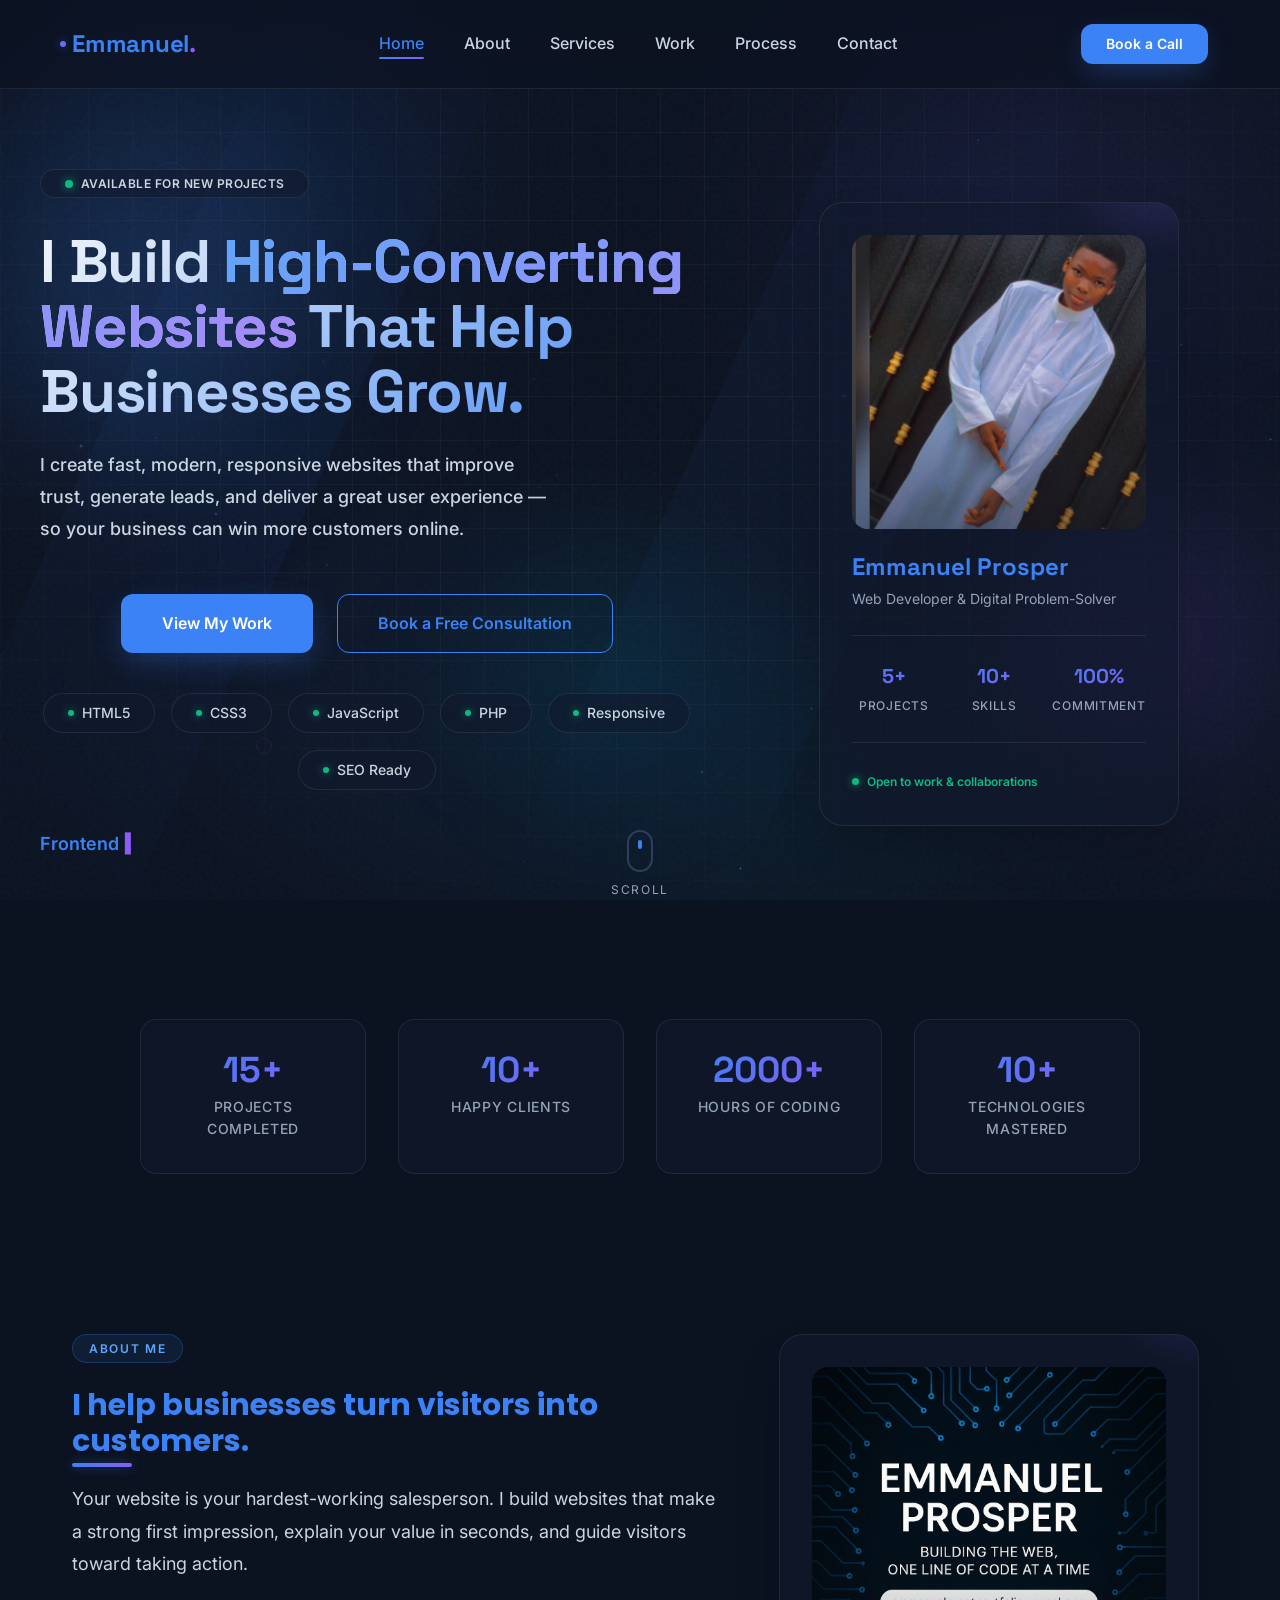
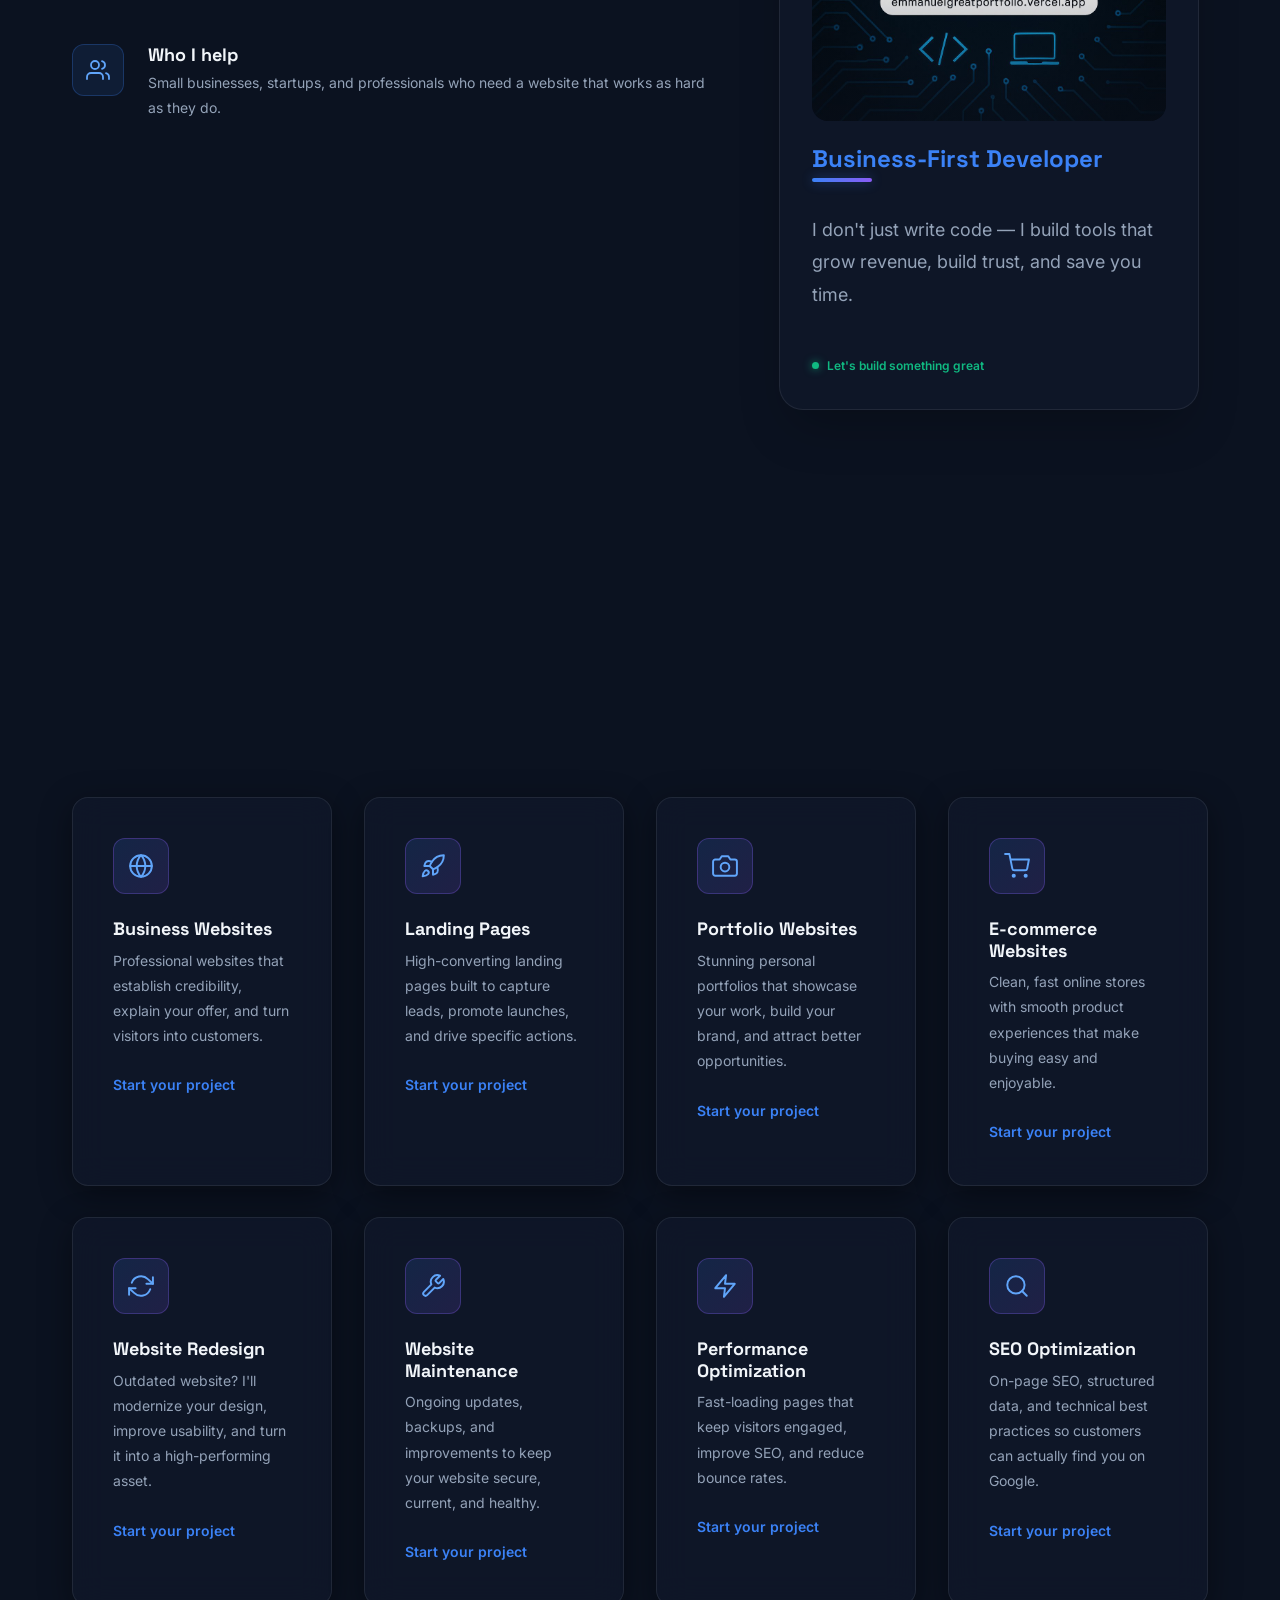
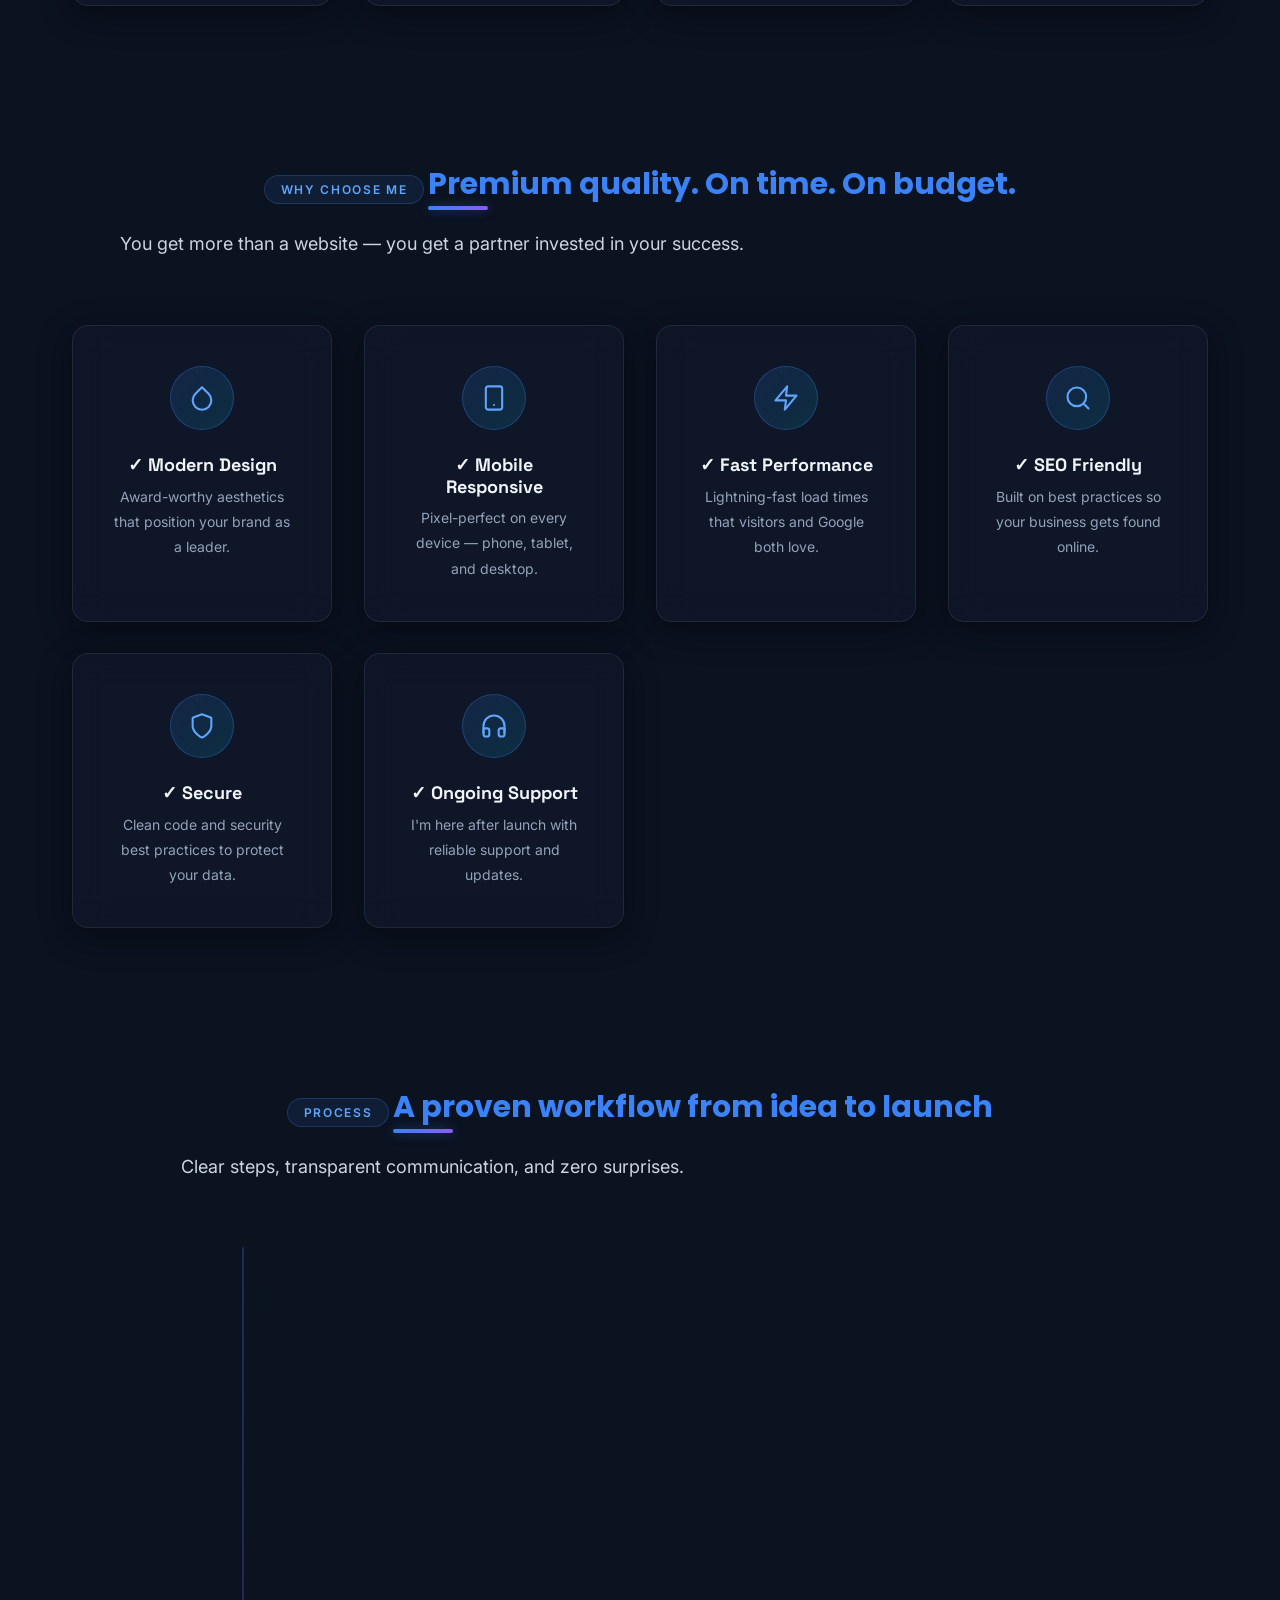
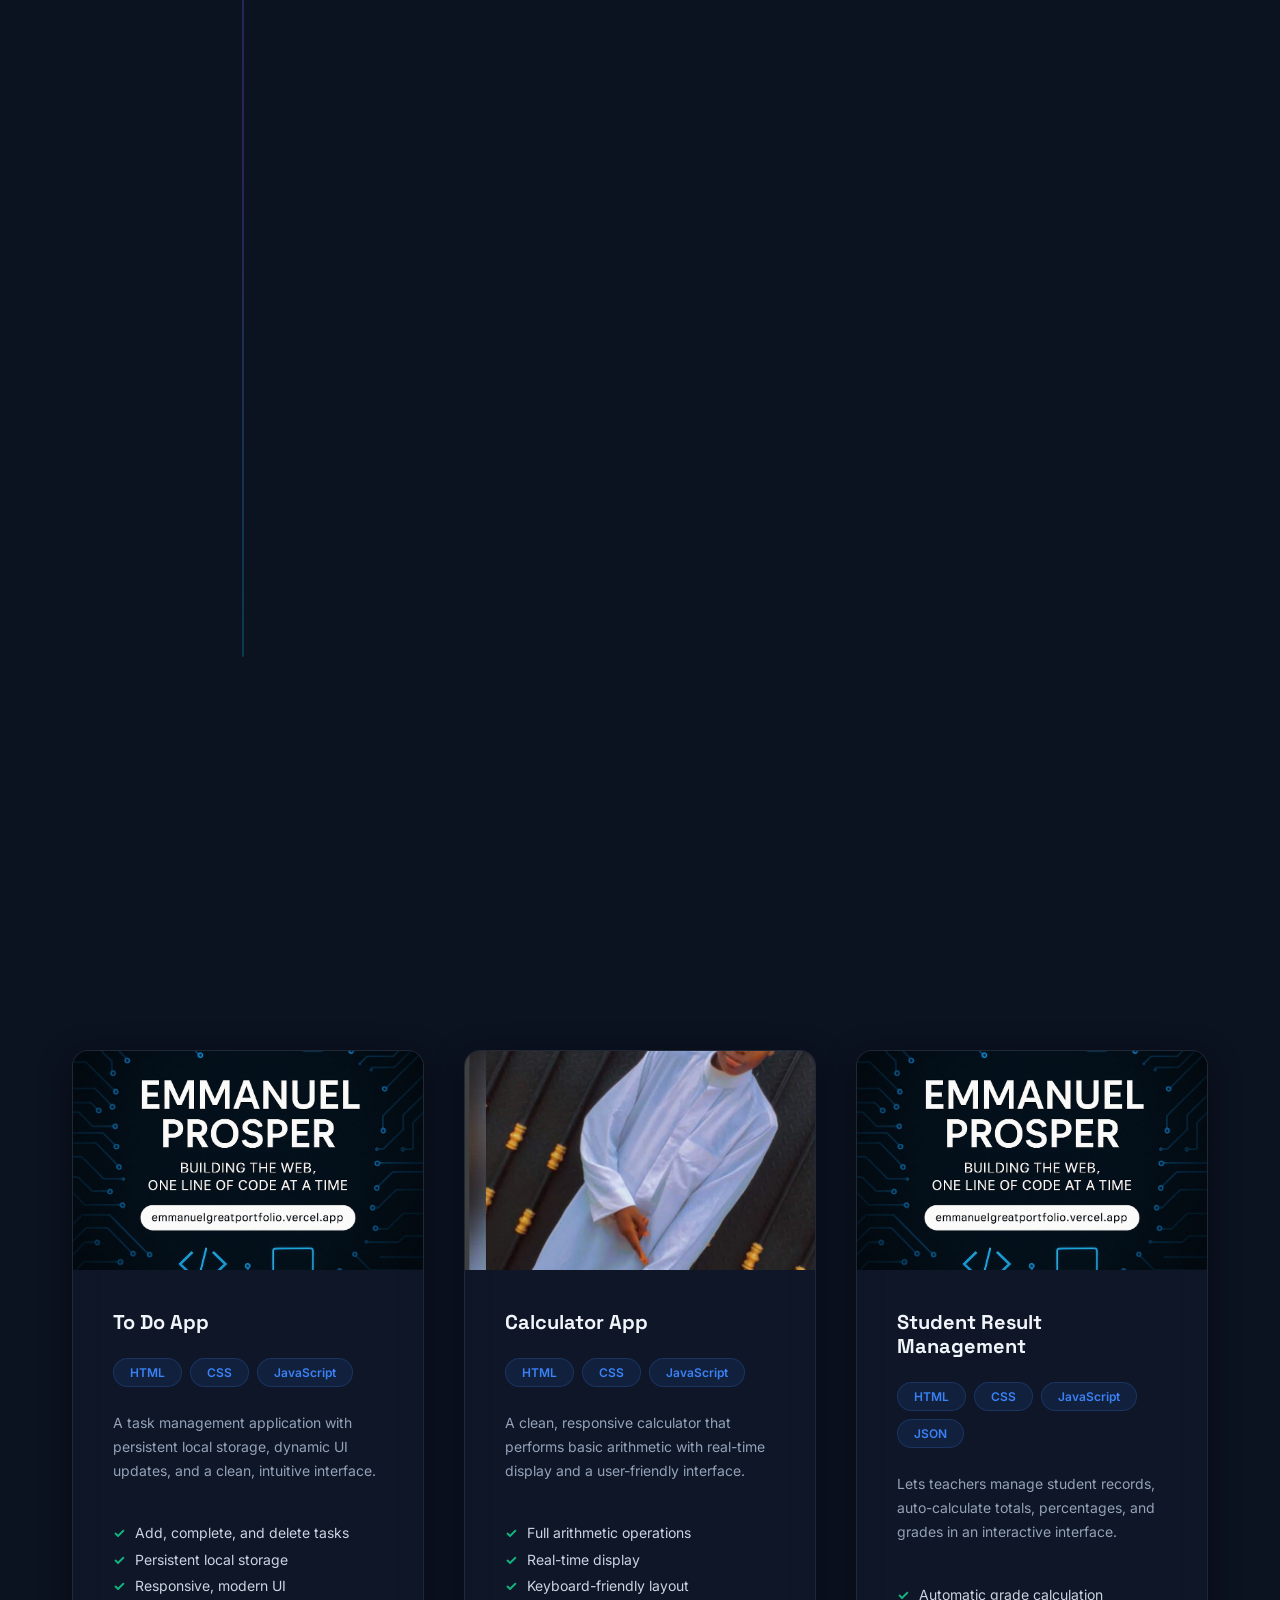
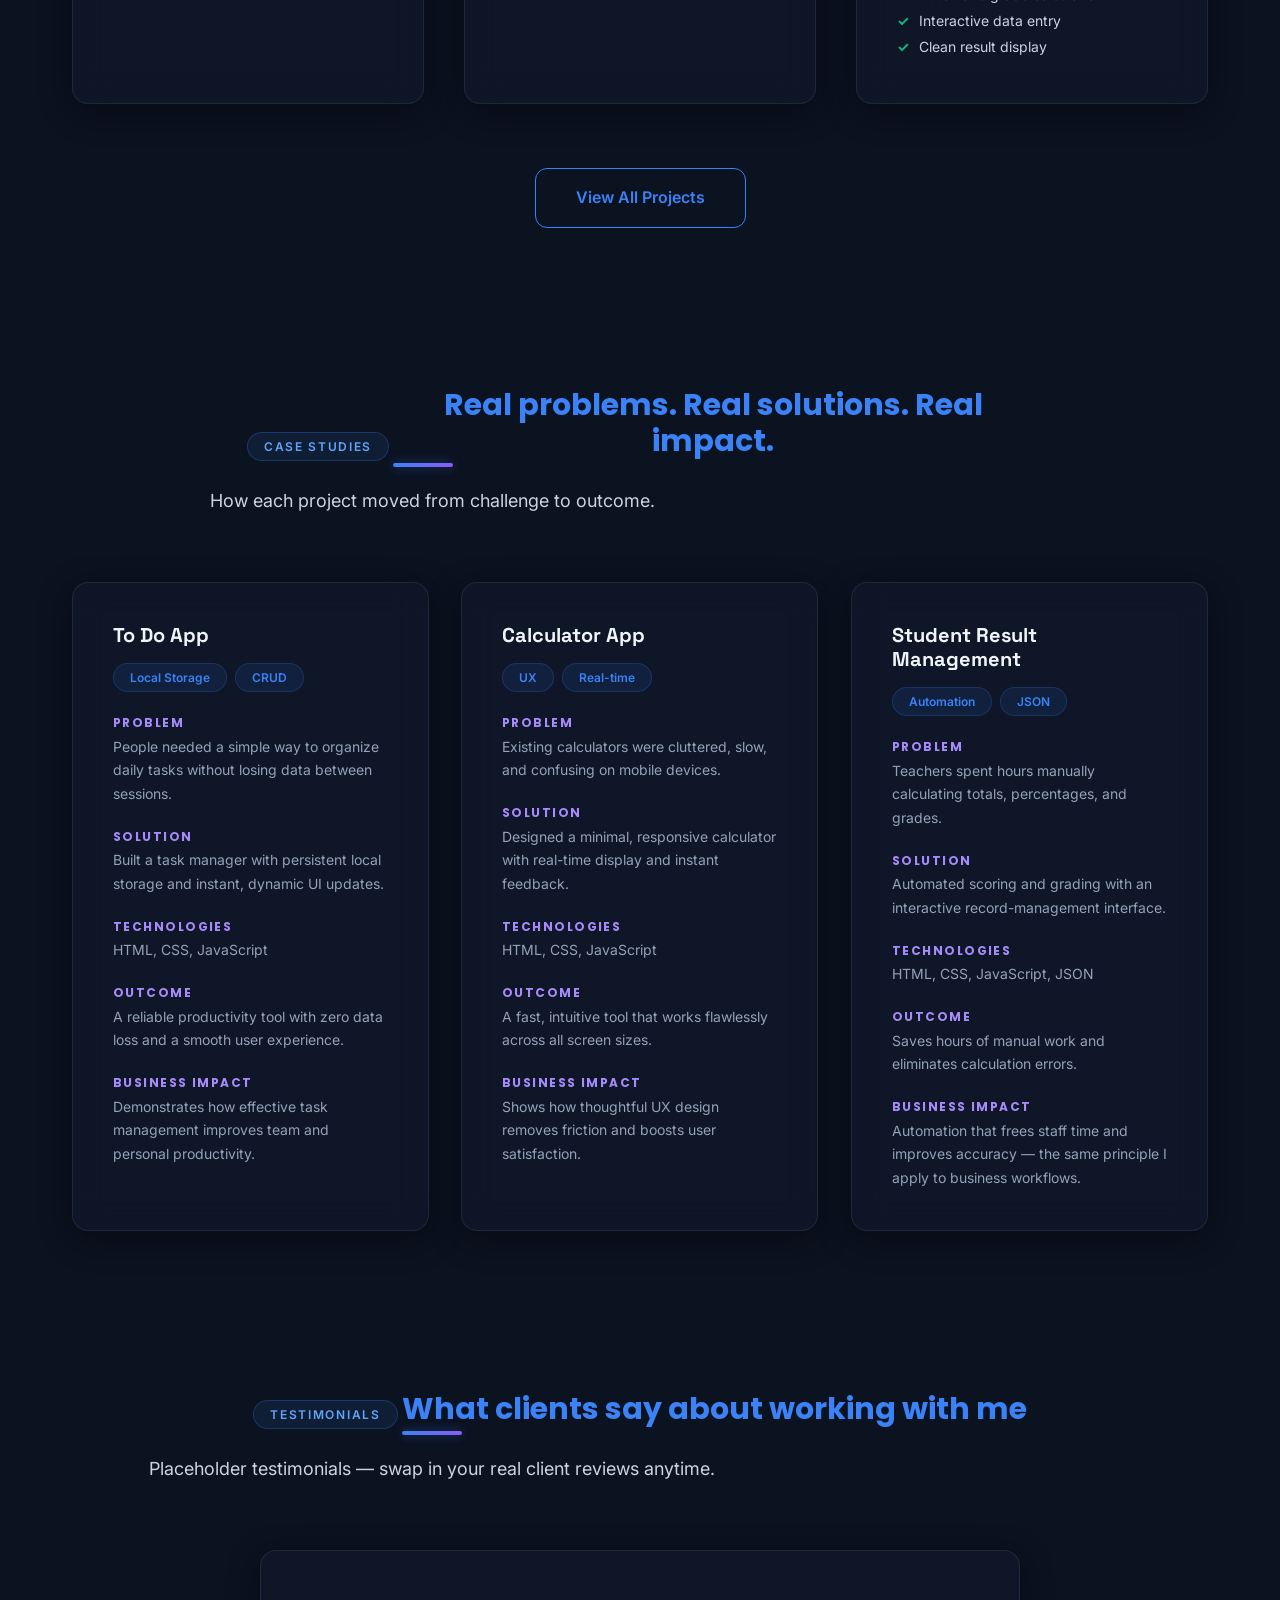
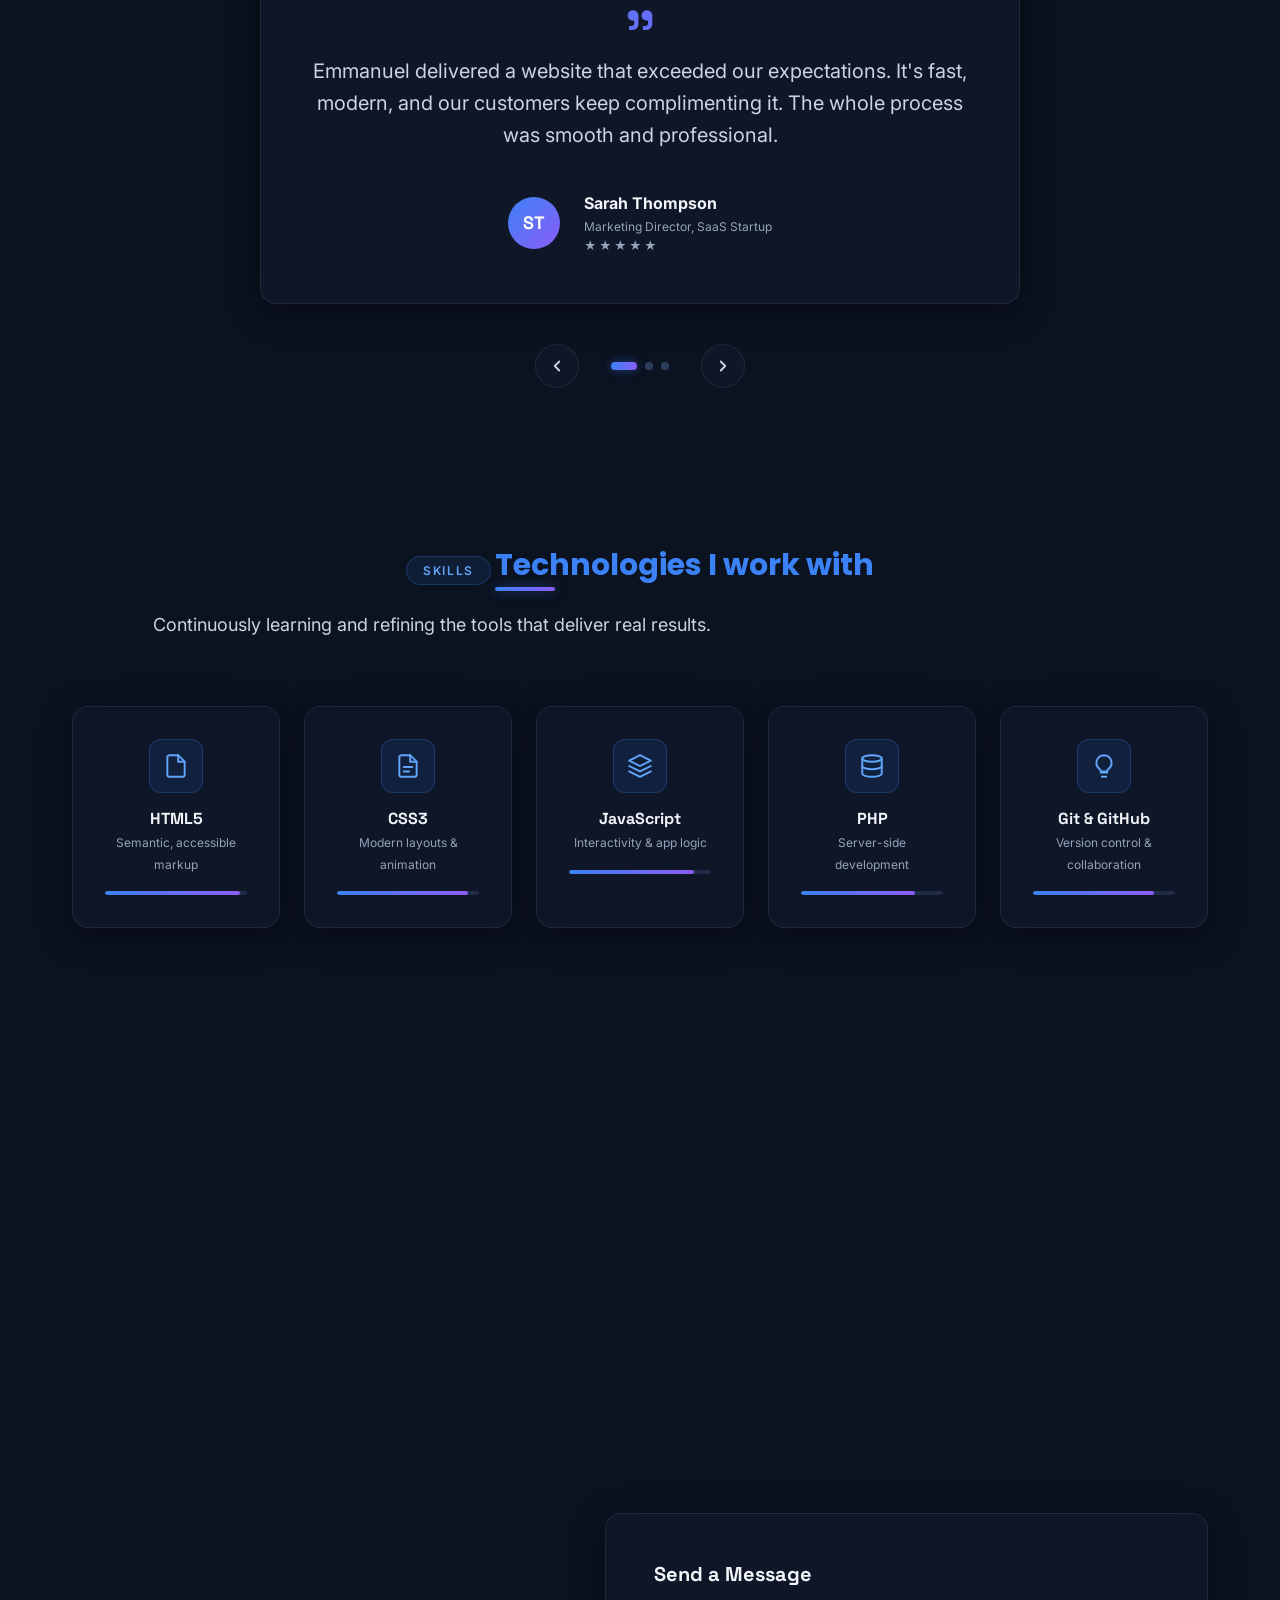
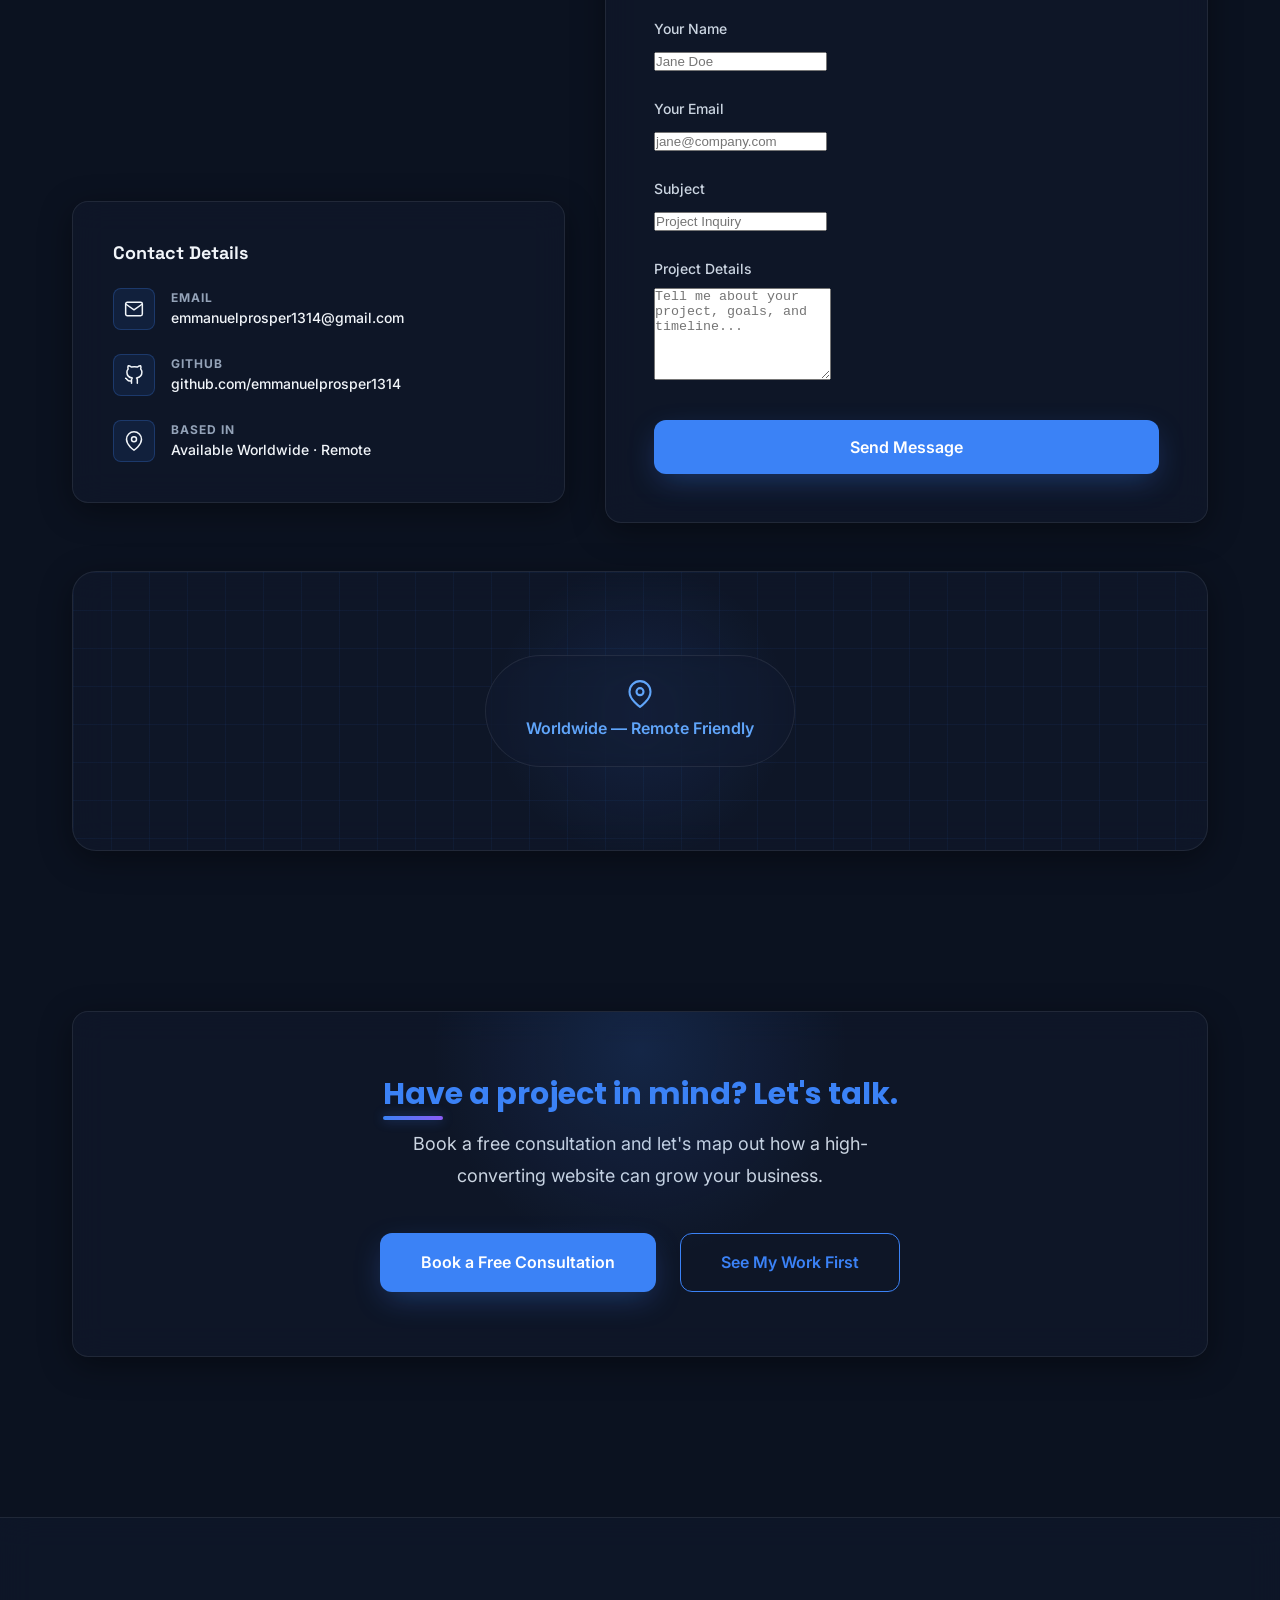
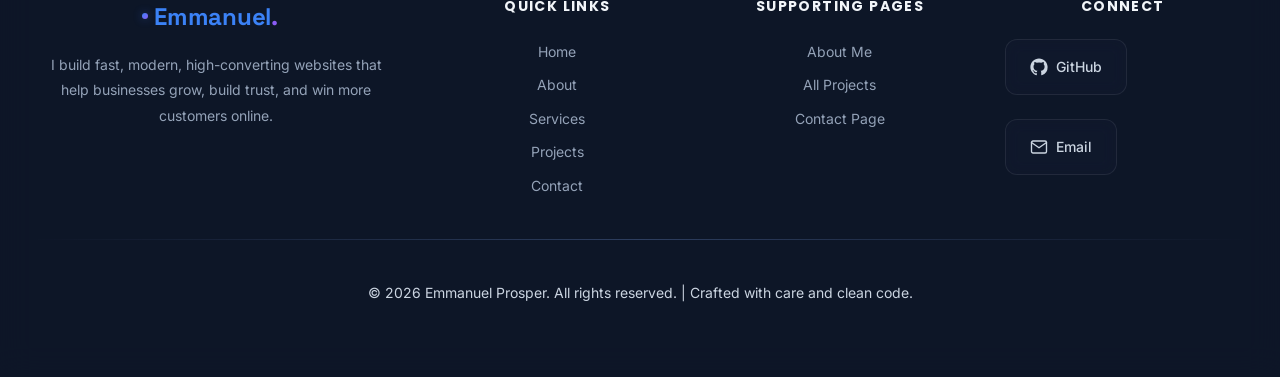
<file: index.html>
<!DOCTYPE html>
<html lang="en">
<head>
  <meta charset="UTF-8" />
  <meta name="viewport" content="width=device-width, initial-scale=1.0" />

  <!-- Primary SEO -->
  <title>Emmanuel Prosper | I Build High-Converting Websites That Help Businesses Grow</title>
  <meta name="description" content="I build fast, modern, responsive websites that improve trust, generate leads, and deliver a great user experience. Get a free consultation for your business website, landing page, or e-commerce store." />
  <meta name="keywords" content="web developer, business websites, landing pages, e-commerce, website redesign, SEO, performance optimization, Emmanuel Prosper, freelance web developer" />
  <meta name="author" content="Emmanuel Prosper" />
  <link rel="canonical" href="https://emmanuelsportfolio.com/" />

  <!-- Open Graph -->
  <meta property="og:type" content="website" />
  <meta property="og:title" content="Emmanuel Prosper | Web Developer — Websites That Grow Businesses" />
  <meta property="og:description" content="I build fast, modern, responsive websites that improve trust, generate leads, and deliver a great user experience." />
  <meta property="og:url" content="https://emmanuelsportfolio.com/" />
  <meta property="og:image" content="https://emmanuelsportfolio.com/my-pic.png" />
  <meta property="og:site_name" content="Emmanuel Prosper" />
  <meta property="og:locale" content="en_US" />

  <!-- Twitter Card -->
  <meta name="twitter:card" content="summary_large_image" />
  <meta name="twitter:title" content="Emmanuel Prosper | Web Developer — Websites That Grow Businesses" />
  <meta name="twitter:description" content="I build fast, modern, responsive websites that improve trust, generate leads, and deliver a great user experience." />
  <meta name="twitter:image" content="https://emmanuelsportfolio.com/my-pic.png" />

  <!-- Favicon / Theme -->
  <link rel="icon" type="image/jpeg" href="mylogo.jpg" />
  <meta name="theme-color" content="#0b1220" />

  <!-- Fonts (preconnect for performance) -->
  <link rel="preconnect" href="https://fonts.googleapis.com" />
  <link rel="preconnect" href="https://fonts.gstatic.com" crossorigin />
  <link rel="stylesheet" href="style.css" />

  <!-- Structured Data: Person -->
  <script type="application/ld+json">
  {
    "@context": "https://schema.org",
    "@type": "Person",
    "name": "Emmanuel Prosper",
    "url": "https://emmanuelsportfolio.com/",
    "image": "https://emmanuelsportfolio.com/my-pic.png",
    "jobTitle": "Web Developer",
    "email": "mailto:emmanuelprosper1314@gmail.com",
    "sameAs": ["https://github.com/emmanuelprosper1314"],
    "knowsAbout": ["HTML", "CSS", "JavaScript", "PHP", "Responsive Design", "SEO", "Web Performance"]
  }
  </script>

  <!-- Structured Data: Service -->
  <script type="application/ld+json">
  {
    "@context": "https://schema.org",
    "@type": "Service",
    "serviceType": "Web Design & Development",
    "provider": { "@type": "Person", "name": "Emmanuel Prosper" },
    "areaServed": "Worldwide",
    "description": "Business websites, landing pages, portfolio websites, e-commerce websites, website redesign, maintenance, performance optimization and SEO."
  }
  </script>
</head>

<body>

<!-- Page Loader -->
<div class="loader" aria-hidden="true">
  <div class="loader__brand">Emmanuel</div>
  <div class="loader__bar"></div>
</div>

<!-- Scroll Progress Bar -->
<div class="scroll-progress" aria-hidden="true"></div>

<!-- Custom Cursor (desktop + JS enabled) -->
<div class="cursor-dot" aria-hidden="true"></div>
<div class="cursor-ring" aria-hidden="true"></div>

<!-- Premium Animated Background System -->
<div class="bg-fx" aria-hidden="true">
  <div class="bg-fx__aurora"></div>
  <div class="bg-fx__orb bg-fx__orb--1"></div>
  <div class="bg-fx__orb bg-fx__orb--2"></div>
  <div class="bg-fx__orb bg-fx__orb--3"></div>
  <div class="bg-fx__grid"></div>
  <div class="bg-fx__noise"></div>
  <div class="bg-fx__beam bg-fx__beam--1"></div>
  <div class="bg-fx__beam bg-fx__beam--2"></div>
  <div class="bg-fx__cursor-glow"></div>
  <div class="bg-fx__particles"></div>
  <div class="bg-fx__shapes">
    <div class="bg-fx__shape bg-fx__shape--1"></div>
    <div class="bg-fx__shape bg-fx__shape--2"></div>
    <div class="bg-fx__shape bg-fx__shape--3"></div>
    <div class="bg-fx__shape bg-fx__shape--4"></div>
  </div>
</div>

<!-- ========== NAVIGATION ========== -->
<header class="site-header" id="site-header">
  <div class="header-inner">
    <a href="#home" class="logo">Emmanuel<span class="logo__dot">.</span></a>

    <nav class="site-nav" aria-label="Primary navigation">
      <ul class="nav-links">
        <li><a href="#home" class="is-active">Home</a></li>
        <li><a href="#about">About</a></li>
        <li><a href="#services">Services</a></li>
        <li><a href="#work">Work</a></li>
        <li><a href="#process">Process</a></li>
        <li><a href="#contact">Contact</a></li>
      </ul>
    </nav>

    <a href="#contact" class="btn btn-small btn-nav-cta magnetic">Book a Call</a>

    <button class="menu-toggle" aria-label="Toggle navigation menu" aria-expanded="false" onclick="toggleMobileMenu()">
      <span></span>
      <span></span>
      <span></span>
    </button>
  </div>
</header>

<main>

  <!-- ========== HERO ========== -->
  <section class="hero" id="home" data-reveal="zoom">
    <div class="hero-inner">
      <div class="hero-content">
        <span class="hero-badge" data-entrance="stagger-1">
          <span class="hero-badge__dot"></span>
          Available for new projects
        </span>

        <h1 class="hero-title" data-entrance="stagger-2">
          I Build <span class="gradient-text">High-Converting Websites</span> That Help Businesses Grow.
        </h1>

        <p class="hero-subtitle" data-entrance="stagger-3">
          I create fast, modern, responsive websites that improve trust, generate leads, and deliver a great user experience — so your business can win more customers online.
        </p>

        <div class="hero-buttons" data-entrance="stagger-4">
          <a href="#work" class="btn magnetic">View My Work</a>
          <a href="#contact" class="btn outline magnetic">Book a Free Consultation</a>
        </div>

        <div class="hero-chips" data-entrance="stagger-5">
          <span class="hero-chip">HTML5</span>
          <span class="hero-chip">CSS3</span>
          <span class="hero-chip">JavaScript</span>
          <span class="hero-chip">PHP</span>
          <span class="hero-chip">Responsive</span>
          <span class="hero-chip">SEO Ready</span>
        </div>

        <div class="hero-role" aria-hidden="true">
          <span id="typing" role="status" aria-live="polite"></span>
        </div>
      </div>

      <div class="hero-profile" data-entrance="fade-up">
        <div class="profile-card">
          <div class="profile-card__glow" aria-hidden="true"></div>
          <div class="profile-card__image">
            <img src="my-pic.png" alt="Portrait of Emmanuel Prosper, web developer" width="360" height="360" loading="eager" />
          </div>
          <h2 class="profile-card__name">Emmanuel Prosper</h2>
          <p class="profile-card__role">Web Developer &amp; Digital Problem-Solver</p>
          <div class="profile-card__stats">
            <div><strong>5+</strong><span>Projects</span></div>
            <div><strong>10+</strong><span>Skills</span></div>
            <div><strong>100%</strong><span>Commitment</span></div>
          </div>
          <span class="profile-card__status"><span class="status-dot"></span> Open to work &amp; collaborations</span>
        </div>
      </div>
    </div>

    <div class="scroll-indicator" aria-hidden="true">
      <span class="scroll-indicator__mouse"></span>
      <span>Scroll</span>
    </div>
  </section>

  <!-- ========== STATS ========== -->
  <section class="section" id="stats" aria-label="Quick stats">
    <div class="stats">
      <div class="stat" data-reveal>
        <div class="stat__number" data-counter="15" data-suffix="+">0</div>
        <div class="stat__label">Projects Completed</div>
      </div>
      <div class="stat" data-reveal>
        <div class="stat__number" data-counter="10" data-suffix="+">0</div>
        <div class="stat__label">Happy Clients</div>
      </div>
      <div class="stat" data-reveal>
        <div class="stat__number" data-counter="2000" data-suffix="+">0</div>
        <div class="stat__label">Hours of Coding</div>
      </div>
      <div class="stat" data-reveal>
        <div class="stat__number" data-counter="10" data-suffix="+">0</div>
        <div class="stat__label">Technologies Mastered</div>
      </div>
    </div>
  </section>

  <!-- ========== ABOUT ========== -->
  <section class="section" id="about">
    <div class="about-grid">
      <div class="about-copy">
        <div class="section-heading" data-reveal="left">
          <span class="section-tag">About Me</span>
          <h2>I help businesses turn visitors into customers.</h2>
          <p>
            Your website is your hardest-working salesperson. I build websites that make a strong first impression, explain your value in seconds, and guide visitors toward taking action.
          </p>
        </div>

        <div class="about-points">
          <div class="about-point" data-reveal>
            <div class="about-point__icon" aria-hidden="true">
              <svg viewBox="0 0 24 24" fill="none" stroke="currentColor" stroke-width="1.8" stroke-linecap="round" stroke-linejoin="round"><path d="M17 21v-2a4 4 0 0 0-4-4H5a4 4 0 0 0-4 4v2"></path><circle cx="9" cy="7" r="4"></circle><path d="M23 21v-2a4 4 0 0 0-3-3.87"></path><path d="M16 3.13a4 4 0 0 1 0 7.75"></path></svg>
            </div>
            <div>
              <h3>Who I help</h3>
              <p>Small businesses, startups, and professionals who need a website that works as hard as they do.</p>
            </div>
          </div>

          <div class="about-point" data-reveal>
            <div class="about-point__icon" aria-hidden="true">
              <svg viewBox="0 0 24 24" fill="none" stroke="currentColor" stroke-width="1.8" stroke-linecap="round" stroke-linejoin="round"><path d="M22 12h-4l-3 9L9 3l-3 9H2"></path></svg>
            </div>
            <div>
              <h3>How I help</h3>
              <p>I combine clean code, modern design, and conversion-focused UX to build websites that look premium and perform.</p>
            </div>
          </div>

          <div class="about-point" data-reveal>
            <div class="about-point__icon" aria-hidden="true">
              <svg viewBox="0 0 24 24" fill="none" stroke="currentColor" stroke-width="1.8" stroke-linecap="round" stroke-linejoin="round"><path d="M12 22s8-4 8-10V5l-8-3-8 3v7c0 6 8 10 8 10z"></path></svg>
            </div>
            <div>
              <h3>Why trust me</h3>
              <p>Every project is delivered with clean, maintainable code, fast load times, on-time communication, and ongoing support.</p>
            </div>
          </div>
        </div>
      </div>

      <div class="about-visual" data-reveal="right">
        <div class="profile-card profile-card--large">
          <div class="profile-card__glow" aria-hidden="true"></div>
          <div class="profile-card__image">
            <img src="myimage.jpg" alt="Emmanuel Prosper working on a web project" width="420" height="420" loading="lazy" />
          </div>
          <h2 class="profile-card__name">Business-First Developer</h2>
          <p class="profile-card__role">I don't just write code — I build tools that grow revenue, build trust, and save you time.</p>
          <span class="profile-card__status"><span class="status-dot"></span> Let's build something great</span>
        </div>
      </div>
    </div>
  </section>

  <!-- ========== SERVICES ========== -->
  <section class="section" id="services">
    <div class="section-heading text-center" data-reveal>
      <span class="section-tag">Services</span>
      <h2>Everything your business needs to win online</h2>
      <p>One partner for strategy, design, development, and growth — so you can focus on running your business.</p>
    </div>

    <div class="services-grid">
      <div class="service-card glass-card" data-reveal="zoom">
        <div class="service-card__icon" aria-hidden="true">
          <svg viewBox="0 0 24 24" fill="none" stroke="currentColor" stroke-width="1.8" stroke-linecap="round" stroke-linejoin="round"><circle cx="12" cy="12" r="10"></circle><line x1="2" y1="12" x2="22" y2="12"></line><path d="M12 2a15.3 15.3 0 0 1 4 10 15.3 15.3 0 0 1-4 10 15.3 15.3 0 0 1-4-10 15.3 15.3 0 0 1 4-10z"></path></svg>
        </div>
        <h3>Business Websites</h3>
        <p>Professional websites that establish credibility, explain your offer, and turn visitors into customers.</p>
        <a href="#contact" class="service-card__link link-underline">Start your project</a>
      </div>

      <div class="service-card glass-card" data-reveal="zoom">
        <div class="service-card__icon" aria-hidden="true">
          <svg viewBox="0 0 24 24" fill="none" stroke="currentColor" stroke-width="1.8" stroke-linecap="round" stroke-linejoin="round"><path d="M4.5 16.5c-1.5 1.26-2 5-2 5s3.74-.5 5-2c.71-.84.7-2.13-.09-2.91a2.18 2.18 0 0 0-2.91-.09z"></path><path d="M12 15l-3-3a22 22 0 0 1 2-3.95A12.88 12.88 0 0 1 22 2c0 2.72-.78 7.5-6 11a22.35 22.35 0 0 1-4 2z"></path><path d="M9 12H4s.55-3.03 2-4c1.62-1.08 5 0 5 0"></path><path d="M12 15v5s3.03-.55 4-2c1.08-1.62 0-5 0-5"></path></svg>
        </div>
        <h3>Landing Pages</h3>
        <p>High-converting landing pages built to capture leads, promote launches, and drive specific actions.</p>
        <a href="#contact" class="service-card__link link-underline">Start your project</a>
      </div>

      <div class="service-card glass-card" data-reveal="zoom">
        <div class="service-card__icon" aria-hidden="true">
          <svg viewBox="0 0 24 24" fill="none" stroke="currentColor" stroke-width="1.8" stroke-linecap="round" stroke-linejoin="round"><path d="M23 19a2 2 0 0 1-2 2H3a2 2 0 0 1-2-2V8a2 2 0 0 1 2-2h4l2-3h6l2 3h4a2 2 0 0 1 2 2z"></path><circle cx="12" cy="13" r="4"></circle></svg>
        </div>
        <h3>Portfolio Websites</h3>
        <p>Stunning personal portfolios that showcase your work, build your brand, and attract better opportunities.</p>
        <a href="#contact" class="service-card__link link-underline">Start your project</a>
      </div>

      <div class="service-card glass-card" data-reveal="zoom">
        <div class="service-card__icon" aria-hidden="true">
          <svg viewBox="0 0 24 24" fill="none" stroke="currentColor" stroke-width="1.8" stroke-linecap="round" stroke-linejoin="round"><circle cx="9" cy="21" r="1"></circle><circle cx="20" cy="21" r="1"></circle><path d="M1 1h4l2.68 13.39a2 2 0 0 0 2 1.61h9.72a2 2 0 0 0 2-1.61L23 6H6"></path></svg>
        </div>
        <h3>E-commerce Websites</h3>
        <p>Clean, fast online stores with smooth product experiences that make buying easy and enjoyable.</p>
        <a href="#contact" class="service-card__link link-underline">Start your project</a>
      </div>

      <div class="service-card glass-card" data-reveal="zoom">
        <div class="service-card__icon" aria-hidden="true">
          <svg viewBox="0 0 24 24" fill="none" stroke="currentColor" stroke-width="1.8" stroke-linecap="round" stroke-linejoin="round"><polyline points="23 4 23 10 17 10"></polyline><polyline points="1 20 1 14 7 14"></polyline><path d="M3.51 9a9 9 0 0 1 14.85-3.36L23 10M1 14l4.64 4.36A9 9 0 0 0 20.49 15"></path></svg>
        </div>
        <h3>Website Redesign</h3>
        <p>Outdated website? I'll modernize your design, improve usability, and turn it into a high-performing asset.</p>
        <a href="#contact" class="service-card__link link-underline">Start your project</a>
      </div>

      <div class="service-card glass-card" data-reveal="zoom">
        <div class="service-card__icon" aria-hidden="true">
          <svg viewBox="0 0 24 24" fill="none" stroke="currentColor" stroke-width="1.8" stroke-linecap="round" stroke-linejoin="round"><path d="M14.7 6.3a1 1 0 0 0 0 1.4l1.6 1.6a1 1 0 0 0 1.4 0l3.77-3.77a6 6 0 0 1-7.94 7.94l-6.91 6.91a2.12 2.12 0 0 1-3-3l6.91-6.91a6 6 0 0 1 7.94-7.94l-3.76 3.76z"></path></svg>
        </div>
        <h3>Website Maintenance</h3>
        <p>Ongoing updates, backups, and improvements to keep your website secure, current, and healthy.</p>
        <a href="#contact" class="service-card__link link-underline">Start your project</a>
      </div>

      <div class="service-card glass-card" data-reveal="zoom">
        <div class="service-card__icon" aria-hidden="true">
          <svg viewBox="0 0 24 24" fill="none" stroke="currentColor" stroke-width="1.8" stroke-linecap="round" stroke-linejoin="round"><polygon points="13 2 3 14 12 14 11 22 21 10 12 10 13 2"></polygon></svg>
        </div>
        <h3>Performance Optimization</h3>
        <p>Fast-loading pages that keep visitors engaged, improve SEO, and reduce bounce rates.</p>
        <a href="#contact" class="service-card__link link-underline">Start your project</a>
      </div>

      <div class="service-card glass-card" data-reveal="zoom">
        <div class="service-card__icon" aria-hidden="true">
          <svg viewBox="0 0 24 24" fill="none" stroke="currentColor" stroke-width="1.8" stroke-linecap="round" stroke-linejoin="round"><circle cx="11" cy="11" r="8"></circle><line x1="21" y1="21" x2="16.65" y2="16.65"></line></svg>
        </div>
        <h3>SEO Optimization</h3>
        <p>On-page SEO, structured data, and technical best practices so customers can actually find you on Google.</p>
        <a href="#contact" class="service-card__link link-underline">Start your project</a>
      </div>
    </div>
  </section>

  <!-- ========== WHY CHOOSE ME ========== -->
  <section class="section" id="why-me">
    <div class="section-heading text-center" data-reveal>
      <span class="section-tag">Why Choose Me</span>
      <h2>Premium quality. On time. On budget.</h2>
      <p>You get more than a website — you get a partner invested in your success.</p>
    </div>

    <div class="why-grid">
      <div class="why-card glass-card" data-reveal="zoom">
        <div class="why-card__icon" aria-hidden="true">
          <svg viewBox="0 0 24 24" fill="none" stroke="currentColor" stroke-width="1.8" stroke-linecap="round" stroke-linejoin="round"><path d="M12 2.69l5.66 5.66a8 8 0 1 1-11.31 0z"></path></svg>
        </div>
        <h3>✓ Modern Design</h3>
        <p>Award-worthy aesthetics that position your brand as a leader.</p>
      </div>

      <div class="why-card glass-card" data-reveal="zoom">
        <div class="why-card__icon" aria-hidden="true">
          <svg viewBox="0 0 24 24" fill="none" stroke="currentColor" stroke-width="1.8" stroke-linecap="round" stroke-linejoin="round"><rect x="5" y="2" width="14" height="20" rx="2" ry="2"></rect><line x1="12" y1="18" x2="12.01" y2="18"></line></svg>
        </div>
        <h3>✓ Mobile Responsive</h3>
        <p>Pixel-perfect on every device — phone, tablet, and desktop.</p>
      </div>

      <div class="why-card glass-card" data-reveal="zoom">
        <div class="why-card__icon" aria-hidden="true">
          <svg viewBox="0 0 24 24" fill="none" stroke="currentColor" stroke-width="1.8" stroke-linecap="round" stroke-linejoin="round"><polygon points="13 2 3 14 12 14 11 22 21 10 12 10 13 2"></polygon></svg>
        </div>
        <h3>✓ Fast Performance</h3>
        <p>Lightning-fast load times that visitors and Google both love.</p>
      </div>

      <div class="why-card glass-card" data-reveal="zoom">
        <div class="why-card__icon" aria-hidden="true">
          <svg viewBox="0 0 24 24" fill="none" stroke="currentColor" stroke-width="1.8" stroke-linecap="round" stroke-linejoin="round"><circle cx="11" cy="11" r="8"></circle><line x1="21" y1="21" x2="16.65" y2="16.65"></line></svg>
        </div>
        <h3>✓ SEO Friendly</h3>
        <p>Built on best practices so your business gets found online.</p>
      </div>

      <div class="why-card glass-card" data-reveal="zoom">
        <div class="why-card__icon" aria-hidden="true">
          <svg viewBox="0 0 24 24" fill="none" stroke="currentColor" stroke-width="1.8" stroke-linecap="round" stroke-linejoin="round"><path d="M12 22s8-4 8-10V5l-8-3-8 3v7c0 6 8 10 8 10z"></path></svg>
        </div>
        <h3>✓ Secure</h3>
        <p>Clean code and security best practices to protect your data.</p>
      </div>

      <div class="why-card glass-card" data-reveal="zoom">
        <div class="why-card__icon" aria-hidden="true">
          <svg viewBox="0 0 24 24" fill="none" stroke="currentColor" stroke-width="1.8" stroke-linecap="round" stroke-linejoin="round"><path d="M3 18v-6a9 9 0 0 1 18 0v6"></path><path d="M21 19a2 2 0 0 1-2 2h-1a2 2 0 0 1-2-2v-3a2 2 0 0 1 2-2h3zM3 19a2 2 0 0 0 2 2h1a2 2 0 0 0 2-2v-3a2 2 0 0 0-2-2H3z"></path></svg>
        </div>
        <h3>✓ Ongoing Support</h3>
        <p>I'm here after launch with reliable support and updates.</p>
      </div>
    </div>
  </section>

  <!-- ========== PROCESS ========== -->
  <section class="section" id="process">
    <div class="section-heading text-center" data-reveal>
      <span class="section-tag">Process</span>
      <h2>A proven workflow from idea to launch</h2>
      <p>Clear steps, transparent communication, and zero surprises.</p>
    </div>

    <div class="process-timeline">
      <div class="process-step" data-reveal="left">
        <div class="process-step__marker"><span>01</span></div>
        <div class="process-step__content glass-card">
          <h3>Discovery</h3>
          <p>We discuss your goals, audience, and what success looks like for your business.</p>
        </div>
      </div>

      <div class="process-step" data-reveal="left">
        <div class="process-step__marker"><span>02</span></div>
        <div class="process-step__content glass-card">
          <h3>Planning</h3>
          <p>I map out the structure, content strategy, and a clear roadmap with milestones.</p>
        </div>
      </div>

      <div class="process-step" data-reveal="left">
        <div class="process-step__marker"><span>03</span></div>
        <div class="process-step__content glass-card">
          <h3>Design</h3>
          <p>You get a modern, on-brand design that turns visitors into customers.</p>
        </div>
      </div>

      <div class="process-step" data-reveal="left">
        <div class="process-step__marker"><span>04</span></div>
        <div class="process-step__content glass-card">
          <h3>Development</h3>
          <p>Clean, fast, responsive code brings the design to life for every device.</p>
        </div>
      </div>

      <div class="process-step" data-reveal="left">
        <div class="process-step__marker"><span>05</span></div>
        <div class="process-step__content glass-card">
          <h3>Testing</h3>
          <p>Every page is tested for speed, compatibility, accessibility, and bugs.</p>
        </div>
      </div>

      <div class="process-step" data-reveal="left">
        <div class="process-step__marker"><span>06</span></div>
        <div class="process-step__content glass-card">
          <h3>Launch</h3>
          <p>Your website goes live — fully configured, secure, and ready to grow.</p>
        </div>
      </div>

      <div class="process-step" data-reveal="left">
        <div class="process-step__marker"><span>07</span></div>
        <div class="process-step__content glass-card">
          <h3>Support</h3>
          <p>I stay available for updates, improvements, and anything you need next.</p>
        </div>
      </div>
    </div>
  </section>

  <!-- ========== PROJECTS ========== -->
  <section class="section" id="work">
    <div class="section-heading text-center" data-reveal>
      <span class="section-tag">Featured Work</span>
      <h2>Projects that solve real problems</h2>
      <p>Selected work demonstrating clean code, thoughtful UX, and reliable performance.</p>
    </div>

<div class="filter-bar" data-reveal role="group" aria-label="Filter projects">
      <button class="filter-btn is-active" data-filter="all">All</button>
      <button class="filter-btn" data-filter="webapp">Web Apps</button>
      <button class="filter-btn" data-filter="javascript">JavaScript</button>
    </div>

    <div class="projects">
      <!-- To Do App -->
      <article class="project-card glass-card" data-category="webapp javascript" data-reveal="zoom">
        <div class="project-card__media">
          <img src="myimage.jpg" alt="To Do App interface preview" width="640" height="400" loading="lazy" />
          <div class="project-card__overlay">
            <div class="project-card__actions">
              <a href="todoapp.html" class="btn btn-small btn-outline-ghost">Live Preview</a>
              <a href="https://github.com/emmanuelprosper1314" target="_blank" rel="noopener noreferrer" class="btn btn-small btn-outline-ghost">GitHub</a>
            </div>
          </div>
        </div>
        <div class="project-card__body">
          <h3>To Do App</h3>
          <div class="project-tags">
            <span class="project-tag">HTML</span>
            <span class="project-tag">CSS</span>
            <span class="project-tag">JavaScript</span>
          </div>
          <p class="project-card__desc">A task management application with persistent local storage, dynamic UI updates, and a clean, intuitive interface.</p>
          <ul class="project-card__features">
            <li>Add, complete, and delete tasks</li>
            <li>Persistent local storage</li>
            <li>Responsive, modern UI</li>
          </ul>
        </div>
      </article>

      <!-- Calculator App -->
      <article class="project-card glass-card" data-category="webapp javascript" data-reveal="zoom">
        <div class="project-card__media">
          <img src="my-pic.png" alt="Calculator app interface preview" width="640" height="400" loading="lazy" />
          <div class="project-card__overlay">
            <div class="project-card__actions">
              <a href="calculator.html" class="btn btn-small btn-outline-ghost">Live Preview</a>
              <a href="https://github.com/emmanuelprosper1314" target="_blank" rel="noopener noreferrer" class="btn btn-small btn-outline-ghost">GitHub</a>
            </div>
          </div>
        </div>
        <div class="project-card__body">
          <h3>Calculator App</h3>
          <div class="project-tags">
            <span class="project-tag">HTML</span>
            <span class="project-tag">CSS</span>
            <span class="project-tag">JavaScript</span>
          </div>
          <p class="project-card__desc">A clean, responsive calculator that performs basic arithmetic with real-time display and a user-friendly interface.</p>
          <ul class="project-card__features">
            <li>Full arithmetic operations</li>
            <li>Real-time display</li>
            <li>Keyboard-friendly layout</li>
          </ul>
        </div>
      </article>

      <!-- Student Result Management -->
      <article class="project-card glass-card" data-category="webapp javascript" data-reveal="zoom">
        <div class="project-card__media">
          <img src="myimage.jpg" alt="Student result management system preview" width="640" height="400" loading="lazy" />
          <div class="project-card__overlay">
            <div class="project-card__actions">
              <a href="https://student-result-management314.netlify.app/" target="_blank" rel="noopener noreferrer" class="btn btn-small btn-outline-ghost">Live Preview</a>
              <a href="https://github.com/emmanuelprosper1314" target="_blank" rel="noopener noreferrer" class="btn btn-small btn-outline-ghost">GitHub</a>
            </div>
          </div>
        </div>
        <div class="project-card__body">
          <h3>Student Result Management</h3>
          <div class="project-tags">
            <span class="project-tag">HTML</span>
            <span class="project-tag">CSS</span>
            <span class="project-tag">JavaScript</span>
            <span class="project-tag">JSON</span>
          </div>
          <p class="project-card__desc">Lets teachers manage student records, auto-calculate totals, percentages, and grades in an interactive interface.</p>
          <ul class="project-card__features">
            <li>Automatic grade calculation</li>
            <li>Interactive data entry</li>
            <li>Clean result display</li>
          </ul>
        </div>
      </article>

</div>

    <div class="projects-cta" data-reveal>
      <a href="projects.html" class="btn outline magnetic">View All Projects</a>
    </div>
  </section>

  <!-- ========== CASE STUDIES ========== -->
  <section class="section" id="case-studies">
    <div class="section-heading text-center" data-reveal>
      <span class="section-tag">Case Studies</span>
      <h2>Real problems. Real solutions. Real impact.</h2>
      <p>How each project moved from challenge to outcome.</p>
    </div>

    <div class="case-grid">
      <article class="case-card glass-card" data-reveal="zoom">
        <div class="case-card__header">
          <h3>To Do App</h3>
          <div class="project-tags">
            <span class="project-tag">Local Storage</span>
            <span class="project-tag">CRUD</span>
          </div>
        </div>
        <div class="case-card__block">
          <h4>Problem</h4>
          <p>People needed a simple way to organize daily tasks without losing data between sessions.</p>
        </div>
        <div class="case-card__block">
          <h4>Solution</h4>
          <p>Built a task manager with persistent local storage and instant, dynamic UI updates.</p>
        </div>
        <div class="case-card__block">
          <h4>Technologies</h4>
          <p>HTML, CSS, JavaScript</p>
        </div>
        <div class="case-card__block">
          <h4>Outcome</h4>
          <p>A reliable productivity tool with zero data loss and a smooth user experience.</p>
        </div>
        <div class="case-card__block">
          <h4>Business Impact</h4>
          <p>Demonstrates how effective task management improves team and personal productivity.</p>
        </div>
      </article>

      <article class="case-card glass-card" data-reveal="zoom">
        <div class="case-card__header">
          <h3>Calculator App</h3>
          <div class="project-tags">
            <span class="project-tag">UX</span>
            <span class="project-tag">Real-time</span>
          </div>
        </div>
        <div class="case-card__block">
          <h4>Problem</h4>
          <p>Existing calculators were cluttered, slow, and confusing on mobile devices.</p>
        </div>
        <div class="case-card__block">
          <h4>Solution</h4>
          <p>Designed a minimal, responsive calculator with real-time display and instant feedback.</p>
        </div>
        <div class="case-card__block">
          <h4>Technologies</h4>
          <p>HTML, CSS, JavaScript</p>
        </div>
        <div class="case-card__block">
          <h4>Outcome</h4>
          <p>A fast, intuitive tool that works flawlessly across all screen sizes.</p>
        </div>
        <div class="case-card__block">
          <h4>Business Impact</h4>
          <p>Shows how thoughtful UX design removes friction and boosts user satisfaction.</p>
        </div>
      </article>

      <article class="case-card glass-card" data-reveal="zoom">
        <div class="case-card__header">
          <h3>Student Result Management</h3>
          <div class="project-tags">
            <span class="project-tag">Automation</span>
            <span class="project-tag">JSON</span>
          </div>
        </div>
        <div class="case-card__block">
          <h4>Problem</h4>
          <p>Teachers spent hours manually calculating totals, percentages, and grades.</p>
        </div>
        <div class="case-card__block">
          <h4>Solution</h4>
          <p>Automated scoring and grading with an interactive record-management interface.</p>
        </div>
        <div class="case-card__block">
          <h4>Technologies</h4>
          <p>HTML, CSS, JavaScript, JSON</p>
        </div>
        <div class="case-card__block">
          <h4>Outcome</h4>
          <p>Saves hours of manual work and eliminates calculation errors.</p>
        </div>
        <div class="case-card__block">
          <h4>Business Impact</h4>
          <p>Automation that frees staff time and improves accuracy — the same principle I apply to business workflows.</p>
        </div>
      </article>
    </div>
  </section>

  <!-- ========== TESTIMONIALS ========== -->
  <section class="section" id="testimonials">
    <div class="section-heading text-center" data-reveal>
      <span class="section-tag">Testimonials</span>
      <h2>What clients say about working with me</h2>
      <p>Placeholder testimonials — swap in your real client reviews anytime.</p>
    </div>

    <div class="testimonial-slider" data-reveal="zoom">
      <div class="testimonial-track glass-card" id="testimonial-track">
        <figure class="testimonial-slide" aria-hidden="true">
          <div class="testimonial-slide__quote" aria-hidden="true">"</div>
          <blockquote>Emmanuel delivered a website that exceeded our expectations. It's fast, modern, and our customers keep complimenting it. The whole process was smooth and professional.</blockquote>
          <figcaption>
            <span class="testimonial-slide__avatar" aria-hidden="true">ST</span>
            <div>
              <strong>Sarah Thompson</strong>
              <span>Marketing Director, SaaS Startup</span>
              <span class="testimonial-slide__stars" aria-label="5 out of 5 stars">★★★★★</span>
            </div>
          </figcaption>
        </figure>

        <figure class="testimonial-slide" aria-hidden="true">
          <div class="testimonial-slide__quote" aria-hidden="true">"</div>
          <blockquote>Our new landing page converts noticeably better than the old one. Emmanuel understands both design and business goals — a rare combination. Highly recommended.</blockquote>
          <figcaption>
            <span class="testimonial-slide__avatar" aria-hidden="true">JM</span>
            <div>
              <strong>James Mitchell</strong>
              <span>Founder, E-commerce Brand</span>
              <span class="testimonial-slide__stars" aria-label="5 out of 5 stars">★★★★★</span>
            </div>
          </figcaption>
        </figure>

        <figure class="testimonial-slide" aria-hidden="true">
          <div class="testimonial-slide__quote" aria-hidden="true">"</div>
          <blockquote>Professional, responsive, and genuinely invested in our success. Communication was excellent and the final site loads instantly. I'd hire Emmanuel again without hesitation.</blockquote>
          <figcaption>
            <span class="testimonial-slide__avatar" aria-hidden="true">AW</span>
            <div>
              <strong>Amanda Williams</strong>
              <span>Owner, Boutique Agency</span>
              <span class="testimonial-slide__stars" aria-label="5 out of 5 stars">★★★★★</span>
            </div>
          </figcaption>
        </figure>
      </div>

      <div class="testimonial-controls">
        <button class="testimonial-btn" id="testimonial-prev" aria-label="Previous testimonial">
          <svg viewBox="0 0 24 24" fill="none" stroke="currentColor" stroke-width="2.4" stroke-linecap="round" stroke-linejoin="round"><polyline points="15 18 9 12 15 6"></polyline></svg>
        </button>
        <div class="testimonial-dots" id="testimonial-dots" role="tablist" aria-label="Testimonial navigation"></div>
        <button class="testimonial-btn" id="testimonial-next" aria-label="Next testimonial">
          <svg viewBox="0 0 24 24" fill="none" stroke="currentColor" stroke-width="2.4" stroke-linecap="round" stroke-linejoin="round"><polyline points="9 18 15 12 9 6"></polyline></svg>
        </button>
      </div>
    </div>
  </section>

  <!-- ========== SKILLS ========== -->
  <section class="section" id="skills">
    <div class="section-heading text-center" data-reveal>
      <span class="section-tag">Skills</span>
      <h2>Technologies I work with</h2>
      <p>Continuously learning and refining the tools that deliver real results.</p>
    </div>

    <div class="skills-grid">
      <div class="skill-card glass-card" data-skill data-reveal="zoom">
        <div class="skill-card__icon" aria-hidden="true">
          <svg viewBox="0 0 24 24" fill="none" stroke="currentColor" stroke-width="1.8" stroke-linecap="round" stroke-linejoin="round"><path d="M14 2H6a2 2 0 0 0-2 2v16a2 2 0 0 0 2 2h12a2 2 0 0 0 2-2V8z"></path><polyline points="14 2 14 8 20 8"></polyline></svg>
        </div>
        <h3>HTML5</h3>
        <p>Semantic, accessible markup</p>
        <div class="skill-card__bar"><span style="--level: 95%;"></span></div>
      </div>

      <div class="skill-card glass-card" data-skill data-reveal="zoom">
        <div class="skill-card__icon" aria-hidden="true">
          <svg viewBox="0 0 24 24" fill="none" stroke="currentColor" stroke-width="1.8" stroke-linecap="round" stroke-linejoin="round"><path d="M14 2H6a2 2 0 0 0-2 2v16a2 2 0 0 0 2 2h12a2 2 0 0 0 2-2V8z"></path><polyline points="14 2 14 8 20 8"></polyline><path d="M8 13h8M8 17h5"></path></svg>
        </div>
        <h3>CSS3</h3>
        <p>Modern layouts &amp; animation</p>
        <div class="skill-card__bar"><span style="--level: 92%;"></span></div>
      </div>

      <div class="skill-card glass-card" data-skill data-reveal="zoom">
        <div class="skill-card__icon" aria-hidden="true">
          <svg viewBox="0 0 24 24" fill="none" stroke="currentColor" stroke-width="1.8" stroke-linecap="round" stroke-linejoin="round"><polygon points="12 2 2 7 12 12 22 7 12 2"></polygon><polyline points="2 17 12 22 22 17"></polyline><polyline points="2 12 12 17 22 12"></polyline></svg>
        </div>
        <h3>JavaScript</h3>
        <p>Interactivity &amp; app logic</p>
        <div class="skill-card__bar"><span style="--level: 88%;"></span></div>
      </div>

      <div class="skill-card glass-card" data-skill data-reveal="zoom">
        <div class="skill-card__icon" aria-hidden="true">
          <svg viewBox="0 0 24 24" fill="none" stroke="currentColor" stroke-width="1.8" stroke-linecap="round" stroke-linejoin="round"><ellipse cx="12" cy="5" rx="9" ry="3"></ellipse><path d="M21 12c0 1.66-4 3-9 3s-9-1.34-9-3"></path><path d="M3 5v14c0 1.66 4 3 9 3s9-1.34 9-3V5"></path></svg>
        </div>
        <h3>PHP</h3>
        <p>Server-side development</p>
        <div class="skill-card__bar"><span style="--level: 80%;"></span></div>
      </div>

      <div class="skill-card glass-card" data-skill data-reveal="zoom">
        <div class="skill-card__icon" aria-hidden="true">
          <svg viewBox="0 0 24 24" fill="none" stroke="currentColor" stroke-width="1.8" stroke-linecap="round" stroke-linejoin="round"><path d="M9 18h6M10 22h4M12 2a7 7 0 0 0-4 12.7c.6.5 1 1.4 1 2.3h6c0-.9.4-1.8 1-2.3A7 7 0 0 0 12 2z"></path></svg>
        </div>
        <h3>Git &amp; GitHub</h3>
        <p>Version control &amp; collaboration</p>
        <div class="skill-card__bar"><span style="--level: 85%;"></span></div>
      </div>

      <div class="skill-card glass-card" data-skill data-reveal="zoom">
        <div class="skill-card__icon" aria-hidden="true">
          <svg viewBox="0 0 24 24" fill="none" stroke="currentColor" stroke-width="1.8" stroke-linecap="round" stroke-linejoin="round"><rect x="3" y="3" width="7" height="9"></rect><rect x="14" y="3" width="7" height="5"></rect><rect x="14" y="12" width="7" height="9"></rect><rect x="3" y="16" width="7" height="5"></rect></svg>
        </div>
        <h3>Bootstrap</h3>
        <p>Rapid, responsive frameworks</p>
        <div class="skill-card__bar"><span style="--level: 82%;"></span></div>
      </div>

      <div class="skill-card glass-card" data-skill data-reveal="zoom">
        <div class="skill-card__icon" aria-hidden="true">
          <svg viewBox="0 0 24 24" fill="none" stroke="currentColor" stroke-width="1.8" stroke-linecap="round" stroke-linejoin="round"><rect x="5" y="2" width="14" height="20" rx="2" ry="2"></rect><line x1="12" y1="18" x2="12.01" y2="18"></line></svg>
        </div>
        <h3>Responsive Design</h3>
        <p>Mobile-first, all-device pixel-perfect</p>
        <div class="skill-card__bar"><span style="--level: 94%;"></span></div>
      </div>

      <div class="skill-card glass-card" data-skill data-reveal="zoom">
        <div class="skill-card__icon" aria-hidden="true">
          <svg viewBox="0 0 24 24" fill="none" stroke="currentColor" stroke-width="1.8" stroke-linecap="round" stroke-linejoin="round"><circle cx="12" cy="12" r="10"></circle><path d="M2 12h20"></path><path d="M12 2a15.3 15.3 0 0 1 4 10 15.3 15.3 0 0 1-4 10 15.3 15.3 0 0 1-4-10 15.3 15.3 0 0 1 4-10z"></path></svg>
        </div>
        <h3>SEO</h3>
        <p>On-page &amp; technical optimization</p>
        <div class="skill-card__bar"><span style="--level: 86%;"></span></div>
      </div>

      <div class="skill-card glass-card" data-skill data-reveal="zoom">
        <div class="skill-card__icon" aria-hidden="true">
          <svg viewBox="0 0 24 24" fill="none" stroke="currentColor" stroke-width="1.8" stroke-linecap="round" stroke-linejoin="round"><path d="M1 12s4-8 11-8 11 8 11 8-4 8-11 8-11-8-11-8z"></path><circle cx="12" cy="12" r="3"></circle></svg>
        </div>
        <h3>Accessibility</h3>
        <p>Inclusive, keyboard-friendly web</p>
        <div class="skill-card__bar"><span style="--level: 87%;"></span></div>
      </div>

      <div class="skill-card glass-card" data-skill data-reveal="zoom">
        <div class="skill-card__icon" aria-hidden="true">
          <svg viewBox="0 0 24 24" fill="none" stroke="currentColor" stroke-width="1.8" stroke-linecap="round" stroke-linejoin="round"><polygon points="13 2 3 14 12 14 11 22 21 10 12 10 13 2"></polygon></svg>
        </div>
        <h3>Performance</h3>
        <p>Speed &amp; Lighthouse optimization</p>
        <div class="skill-card__bar"><span style="--level: 90%;"></span></div>
      </div>
    </div>
  </section>

  <!-- ========== CONTACT ========== -->
  <section class="section" id="contact">
    <div class="section-heading text-center" data-reveal>
      <span class="section-tag">Contact</span>
      <h2>Let's build your website</h2>
      <p>Tell me about your project and get a free consultation. I'll reply within 24 hours.</p>
    </div>

    <div class="contact-grid">
      <div class="contact-info">
        <div class="contact-cta glass-card" data-reveal="left">
          <h3>Ready to grow online?</h3>
          <p>Get a free consultation and a clear action plan for your website — no obligation.</p>
          <a href="mailto:emmanuelprosper1314@gmail.com" class="btn magnetic">Email Me Directly</a>
        </div>

        <div class="contact-card--info glass-card" data-reveal="left">
          <h3>Contact Details</h3>
          <ul>
            <li>
              <span class="contact-icon" aria-hidden="true">
                <svg viewBox="0 0 24 24" fill="none" stroke="currentColor" stroke-width="1.8" stroke-linecap="round" stroke-linejoin="round"><path d="M4 4h16c1.1 0 2 .9 2 2v12c0 1.1-.9 2-2 2H4c-1.1 0-2-.9-2-2V6c0-1.1.9-2 2-2z"></path><polyline points="22,6 12,13 2,6"></polyline></svg>
              </span>
              <div>
                <strong>Email</strong>
                <a href="mailto:emmanuelprosper1314@gmail.com">emmanuelprosper1314@gmail.com</a>
              </div>
            </li>
            <li>
              <span class="contact-icon" aria-hidden="true">
                <svg viewBox="0 0 24 24" fill="none" stroke="currentColor" stroke-width="1.8" stroke-linecap="round" stroke-linejoin="round"><path d="M9 19c-5 1.5-5-2.5-7-3m14 6v-3.87a3.37 3.37 0 0 0-.94-2.61c3.14-.35 6.44-1.54 6.44-7A5.44 5.44 0 0 0 20 4.77 5.07 5.07 0 0 0 19.91 1S18.73.65 16 2.48a13.38 13.38 0 0 0-7 0C6.27.65 5.09 1 5.09 1A5.07 5.07 0 0 0 5 4.77a5.44 5.44 0 0 0-1.5 3.78c0 5.42 3.3 6.61 6.44 7A3.37 3.37 0 0 0 9 18.13V22"></path></svg>
              </span>
              <div>
                <strong>GitHub</strong>
                <a href="https://github.com/emmanuelprosper1314" target="_blank" rel="noopener noreferrer">github.com/emmanuelprosper1314</a>
              </div>
            </li>
            <li>
              <span class="contact-icon" aria-hidden="true">
                <svg viewBox="0 0 24 24" fill="none" stroke="currentColor" stroke-width="1.8" stroke-linecap="round" stroke-linejoin="round"><path d="M21 10c0 7-9 13-9 13s-9-6-9-13a9 9 0 0 1 18 0z"></path><circle cx="12" cy="10" r="3"></circle></svg>
              </span>
              <div>
                <strong>Based In</strong>
                <span>Available Worldwide · Remote</span>
              </div>
            </li>
          </ul>
        </div>
      </div>

      <div class="contact-form-wrap glass-card" data-reveal="right">
        <h3>Send a Message</h3>

        <form id="contact-form" class="contact-form" action="https://formsubmit.co/emmanuelprosper1314@gmail.com" method="POST" novalidate>
          <input type="hidden" name="_subject" value="New Project Inquiry — Portfolio" />
          <input type="hidden" name="_captcha" value="false" />

          <div class="form-group">
            <label for="cf-name">Your Name</label>
            <input type="text" id="cf-name" name="name" placeholder="Jane Doe" required />
          </div>

          <div class="form-group">
            <label for="cf-email">Your Email</label>
            <input type="email" id="cf-email" name="email" placeholder="jane@company.com" required />
          </div>

          <div class="form-group">
            <label for="cf-subject">Subject</label>
            <input type="text" id="cf-subject" name="subject" placeholder="Project Inquiry" required />
          </div>

          <div class="form-group">
            <label for="cf-message">Project Details</label>
            <textarea id="cf-message" name="message" rows="6" placeholder="Tell me about your project, goals, and timeline..." required></textarea>
          </div>

          <button type="submit" class="btn btn-block magnetic">Send Message</button>
        </form>

        <div id="form-success" class="form-success" hidden>
          <div class="form-success__check" aria-hidden="true">
            <svg viewBox="0 0 24 24" fill="none" stroke="currentColor" stroke-width="2.5" stroke-linecap="round" stroke-linejoin="round"><polyline points="20 6 9 17 4 12"></polyline></svg>
          </div>
          <strong>Message sent!</strong>
          <p>Thanks for reaching out — I'll get back to you within 24 hours.</p>
        </div>
      </div>
    </div>

    <!-- Map placeholder -->
    <div class="map-placeholder glass-card" data-reveal="zoom">
      <div class="map-placeholder__grid" aria-hidden="true"></div>
      <div class="map-placeholder__pin">
        <svg viewBox="0 0 24 24" fill="none" stroke="currentColor" stroke-width="1.8" stroke-linecap="round" stroke-linejoin="round"><path d="M21 10c0 7-9 13-9 13s-9-6-9-13a9 9 0 0 1 18 0z"></path><circle cx="12" cy="10" r="3"></circle></svg>
        <span>Worldwide — Remote Friendly</span>
      </div>
    </div>
  </section>

  <!-- ========== CTA BANNER ========== -->
  <section class="section" id="cta">
    <div class="cta-banner glass-card" data-reveal="zoom">
      <h2>Have a project in mind? Let's talk.</h2>
      <p>Book a free consultation and let's map out how a high-converting website can grow your business.</p>
      <div class="btn-group">
        <a href="#contact" class="btn magnetic">Book a Free Consultation</a>
        <a href="#work" class="btn outline magnetic">See My Work First</a>
      </div>
    </div>
  </section>

</main>

<!-- ========== FLOATING CTA ========== -->
<a href="#contact" id="floating-cta" class="floating-cta magnetic" aria-label="Let's build your website">
  <svg width="18" height="18" viewBox="0 0 24 24" fill="none" stroke="currentColor" stroke-width="2" stroke-linecap="round" stroke-linejoin="round" aria-hidden="true"><path d="M21 11.5a8.38 8.38 0 0 1-.9 3.8 8.5 8.5 0 0 1-7.6 4.7 8.38 8.38 0 0 1-3.8-.9L3 21l1.9-5.7a8.38 8.38 0 0 1-.9-3.8 8.5 8.5 0 0 1 4.7-7.6 8.38 8.38 0 0 1 3.8-.9h.5a8.48 8.48 0 0 1 8 8v.5z"></path></svg>
  <span>Let's Build Your Website</span>
</a>

<!-- ========== BACK TO TOP ========== -->
<button id="back-to-top" class="back-to-top" aria-label="Back to top">
  <svg width="18" height="18" viewBox="0 0 24 24" fill="none" stroke="currentColor" stroke-width="2.4" stroke-linecap="round" stroke-linejoin="round" aria-hidden="true"><polyline points="18 15 12 9 6 15"></polyline></svg>
</button>

<!-- ========== FOOTER v2 ========== -->
<footer class="site-footer">
  <div class="footer-top">
    <div class="footer-brand">
      <a href="#home" class="logo">Emmanuel<span class="logo__dot">.</span></a>
      <p>I build fast, modern, high-converting websites that help businesses grow, build trust, and win more customers online.</p>
    </div>

    <div class="footer-nav">
      <h4>Quick Links</h4>
      <ul>
        <li><a href="#home">Home</a></li>
        <li><a href="#about">About</a></li>
        <li><a href="#services">Services</a></li>
        <li><a href="#work">Projects</a></li>
        <li><a href="#contact">Contact</a></li>
      </ul>
    </div>

    <div class="footer-nav">
      <h4>Supporting Pages</h4>
      <ul>
        <li><a href="about.html">About Me</a></li>
        <li><a href="projects.html">All Projects</a></li>
        <li><a href="contact.html" >Contact Page</a></li>
      </ul>
    </div>

    <div class="footer-social">
      <h4>Connect</h4>
      <div class="socials">
        <a href="https://github.com/emmanuelprosper1314" target="_blank" rel="noopener noreferrer" aria-label="GitHub">
          <svg width="18" height="18" viewBox="0 0 24 24" fill="currentColor" aria-hidden="true"><path d="M12 .5C5.65.5.5 5.65.5 12c0 5.08 3.29 9.39 7.86 10.91.58.11.79-.25.79-.55v-2.15c-3.2.7-3.87-1.36-3.87-1.36-.53-1.33-1.28-1.69-1.28-1.69-1.05-.72.08-.7.08-.7 1.16.08 1.77 1.19 1.77 1.19 1.03 1.77 2.7 1.26 3.36.96.1-.75.4-1.26.73-1.55-2.55-.29-5.24-1.28-5.24-5.7 0-1.26.45-2.29 1.19-3.1-.12-.29-.52-1.46.11-3.05 0 0 .97-.31 3.18 1.18a11.1 11.1 0 0 1 5.79 0c2.2-1.49 3.17-1.18 3.17-1.18.63 1.59.23 2.76.11 3.05.74.81 1.19 1.84 1.19 3.1 0 4.43-2.7 5.41-5.27 5.69.42.36.79 1.08.79 2.18v3.23c0 .31.21.67.8.55A11.51 11.51 0 0 0 23.5 12C23.5 5.65 18.35.5 12 .5z"/></svg>
          GitHub
        </a>
        <a href="mailto:emmanuelprosper1314@gmail.com" aria-label="Email">
          <svg width="18" height="18" viewBox="0 0 24 24" fill="none" stroke="currentColor" stroke-width="1.8" stroke-linecap="round" stroke-linejoin="round" aria-hidden="true"><path d="M4 4h16c1.1 0 2 .9 2 2v12c0 1.1-.9 2-2 2H4c-1.1 0-2-.9-2-2V6c0-1.1.9-2 2-2z"></path><polyline points="22,6 12,13 2,6"></polyline></svg>
          Email
        </a>
      </div>
    </div>
  </div>

  <div class="footer-divider"></div>

  <div class="footer-bottom text-center">
    <p>&copy; <span id="year"></span> Emmanuel Prosper. All rights reserved. | Crafted with care and clean code.</p>
  </div>
</footer>

<noscript>
  <div style="position: fixed; bottom: 0; left: 0; right: 0; z-index: 999; background: #1a2640; color: #f1f5f9; text-align: center; padding: 12px; font-family: sans-serif;">
    Please enable JavaScript for the full interactive experience.
  </div>
</noscript>

<script src="script.js"></script>
</body>
</html>
</file>
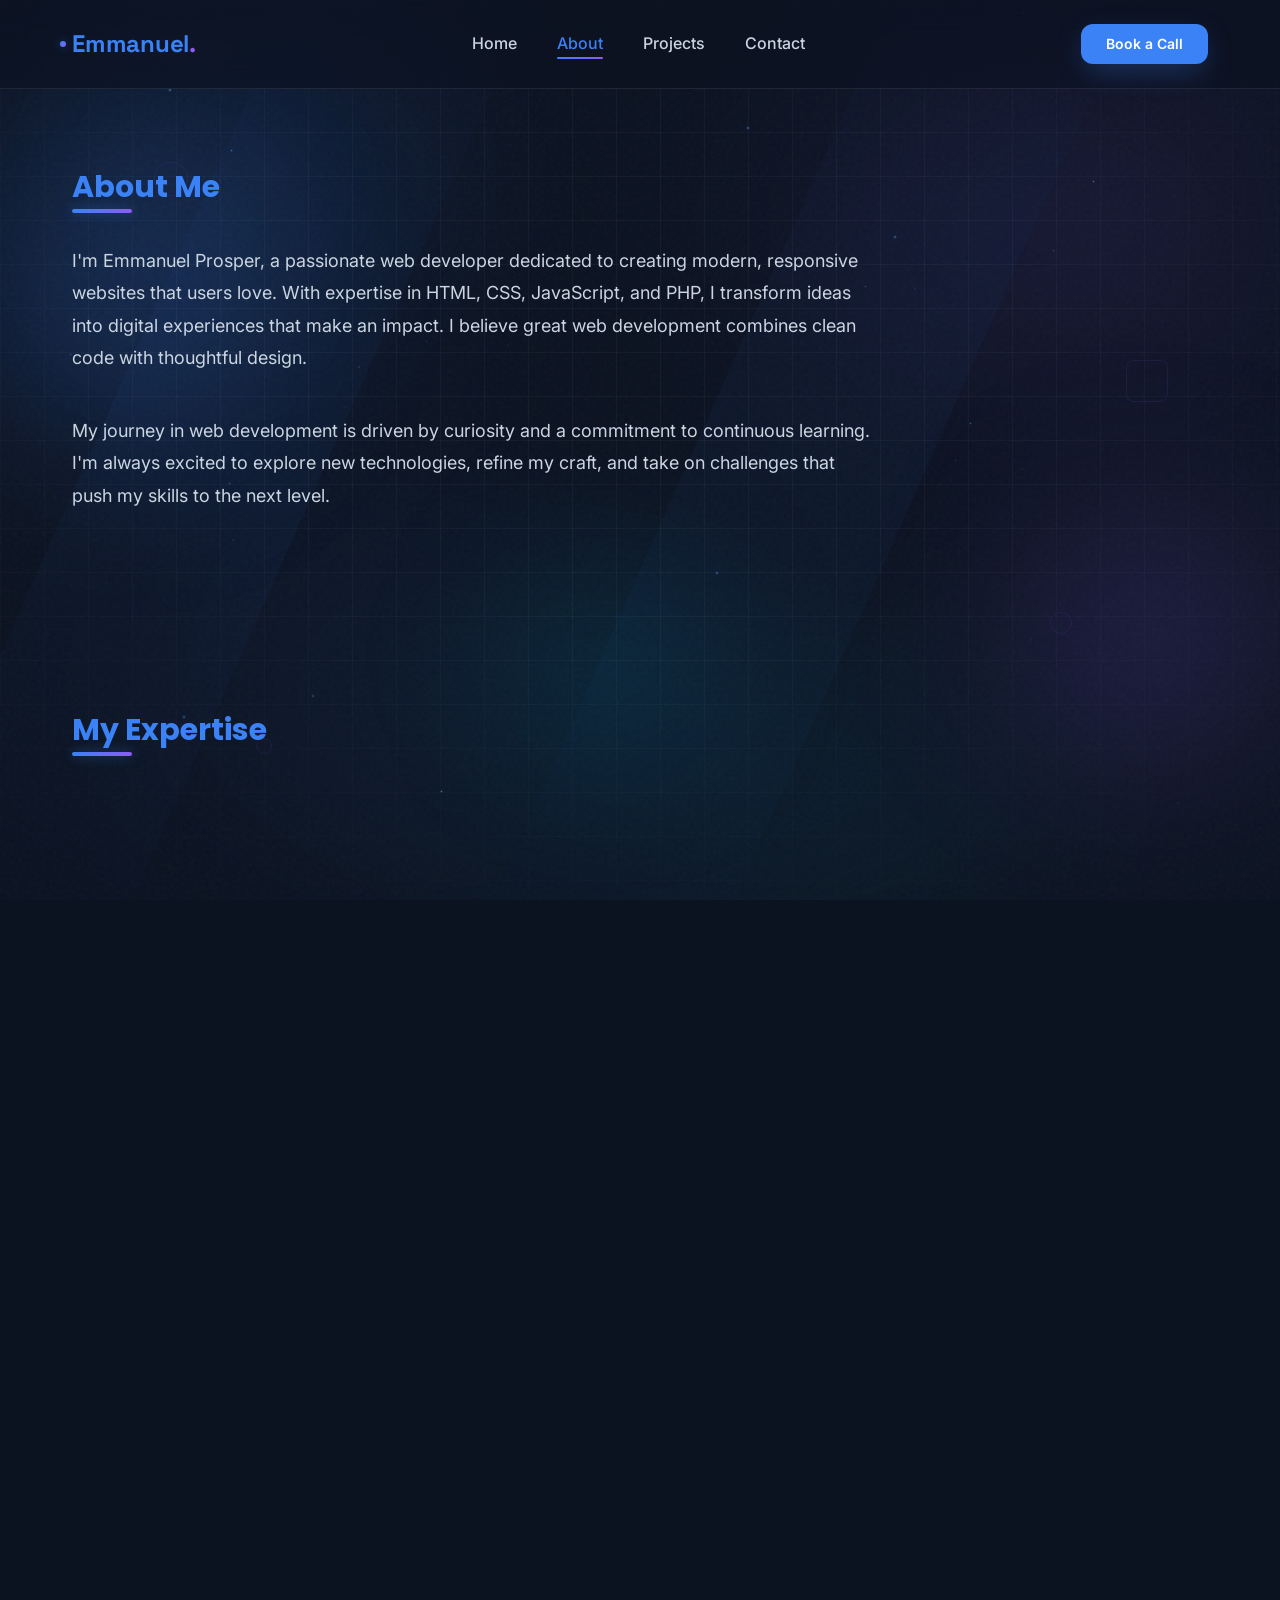
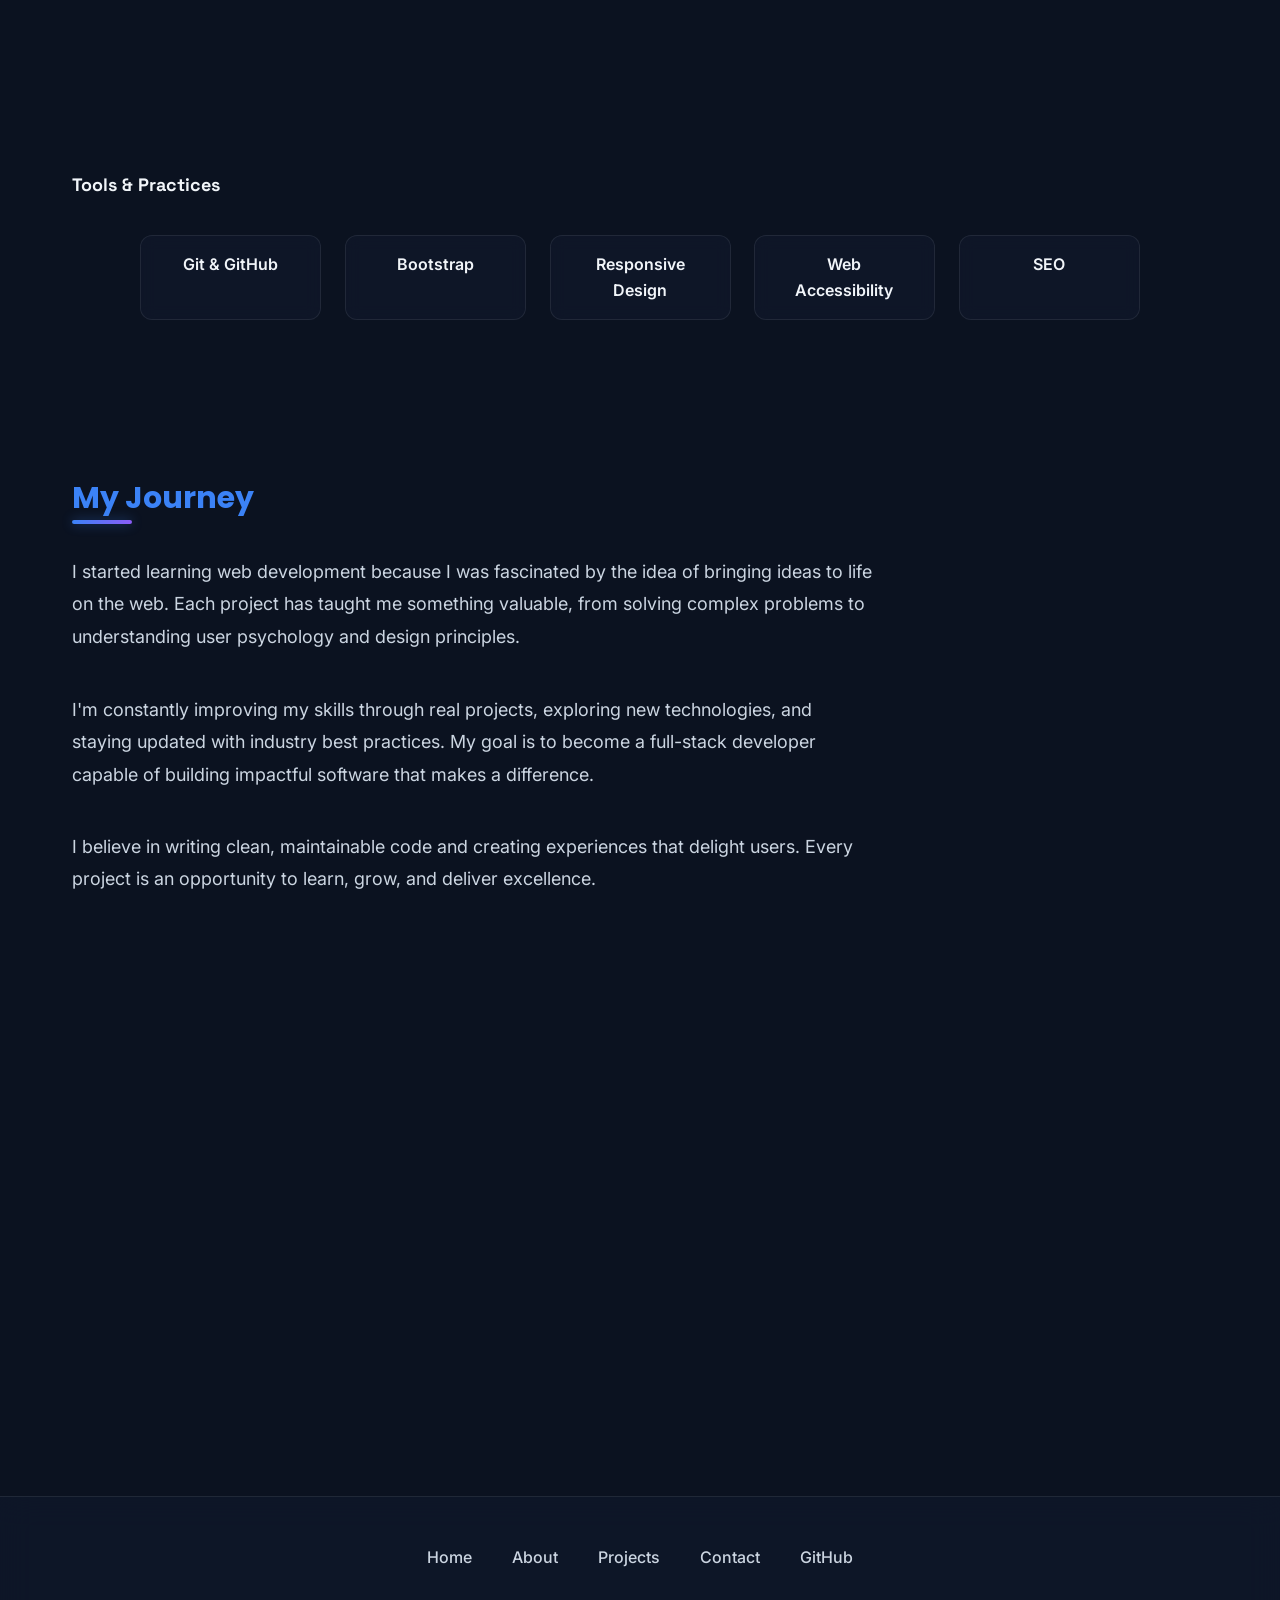
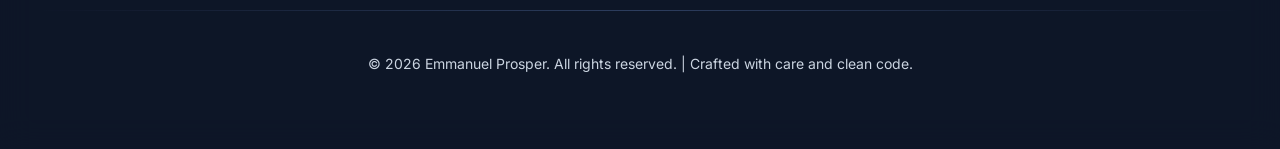
<file: about.html>
<!DOCTYPE html>
<html lang="en">
<head>
  <meta charset="UTF-8">
  <meta name="viewport" content="width=device-width, initial-scale=1.0">
  <meta name="description" content="Learn more about Emmanuel Prosper, a passionate web developer dedicated to creating modern, responsive websites. Discover my journey, skills, and what drives me.">
  <meta name="keywords" content="web developer, about Emmanuel Prosper, web development journey, skills, experience">

  <!-- Open Graph Meta Tags -->
  <meta property="og:type" content="website" />
  <meta property="og:title" content="About | Emmanuel Prosper" />
  <meta property="og:description" content="Discover Emmanuel Prosper's journey as a web developer and his passion for creating amazing web experiences." />
  <meta property="og:url" content="https://emmanuelsportfolio.com/about.html" />

  <title>About Me | Emmanuel Prosper</title>
  <link rel="icon" href="mylogo.jpg">
  <link rel="stylesheet" href="style.css">
  <link rel="canonical" href="https://emmanuelsportfolio.com/about.html" />
</head>

<body>

<!-- Page Loader -->
<div class="loader" aria-hidden="true">
  <div class="loader__brand">Emmanuel</div>
  <div class="loader__bar"></div>
</div>

<!-- Scroll Progress Bar -->
<div class="scroll-progress" aria-hidden="true"></div>

<!-- Custom Cursor -->
<div class="cursor-dot" aria-hidden="true"></div>
<div class="cursor-ring" aria-hidden="true"></div>

<!-- Animated Background Layers -->
<div class="bg-fx" aria-hidden="true">
  <div class="bg-fx__aurora"></div>
  <div class="bg-fx__orb bg-fx__orb--1"></div>
  <div class="bg-fx__orb bg-fx__orb--2"></div>
  <div class="bg-fx__orb bg-fx__orb--3"></div>
  <div class="bg-fx__grid"></div>
  <div class="bg-fx__noise"></div>
  <div class="bg-fx__beam bg-fx__beam--1"></div>
  <div class="bg-fx__beam bg-fx__beam--2"></div>
  <div class="bg-fx__cursor-glow"></div>
  <div class="bg-fx__particles"></div>
  <div class="bg-fx__shapes">
    <div class="bg-fx__shape bg-fx__shape--1"></div>
    <div class="bg-fx__shape bg-fx__shape--2"></div>
    <div class="bg-fx__shape bg-fx__shape--3"></div>
    <div class="bg-fx__shape bg-fx__shape--4"></div>
  </div>
</div>

<header class="site-header" id="site-header">
  <div class="header-inner">
    <a href="index.html" class="logo">Emmanuel<span class="logo__dot">.</span></a>

    <nav class="site-nav" aria-label="Primary navigation">
      <ul class="nav-links">
        <li><a href="index.html">Home</a></li>
        <li><a href="about.html" class="is-active">About</a></li>
        <li><a href="projects.html">Projects</a></li>
        <li><a href="contact.html">Contact</a></li>
      </ul>
    </nav>

    <a href="contact.html" class="btn btn-small btn-nav-cta magnetic">Book a Call</a>

    <button class="menu-toggle" aria-label="Toggle navigation menu" aria-expanded="false" onclick="toggleMobileMenu()">
      <span></span>
      <span></span>
      <span></span>
    </button>
  </div>
</header>

<main>

  <section class="section">
    <h2 data-reveal="left">About Me</h2>
    <p data-reveal>
      I'm Emmanuel Prosper, a passionate web developer dedicated to creating modern, responsive websites that users love. With expertise in HTML, CSS, JavaScript, and PHP, I transform ideas into digital experiences that make an impact. I believe great web development combines clean code with thoughtful design.
    </p>
    <p data-reveal>
      My journey in web development is driven by curiosity and a commitment to continuous learning. I'm always excited to explore new technologies, refine my craft, and take on challenges that push my skills to the next level.
    </p>
  </section>

  <section class="section">
    <h2 data-reveal="left">My Expertise</h2>

    <h3 class="expertise-title" data-reveal>Frontend Development</h3>
    <p data-reveal>
      I create beautiful, responsive user interfaces using semantic HTML, modern CSS techniques, and vanilla JavaScript. I focus on accessibility, performance, and user experience to deliver websites that work seamlessly across all devices.
    </p>

    <h3 class="expertise-title" data-reveal>Backend Development</h3>
    <p data-reveal>
      With PHP expertise, I build robust server-side solutions that power web applications. I understand databases, API development, and server configuration to create full-stack web experiences.
    </p>

    <h3 class="expertise-title" data-reveal>Web Performance &amp; Optimization</h3>
    <p data-reveal>
      I optimize websites for speed and performance, ensuring fast load times and smooth user experiences. I understand the importance of optimization for user satisfaction and search rankings.
    </p>
  </section>

  <section class="section">
    <h2 data-reveal="left">Technical Skills</h2>

    <div class="skill-group">
      <h3 class="expertise-title" data-reveal>Languages &amp; Frameworks</h3>
      <div class="skills">
        <div class="skill" data-reveal>HTML5</div>
        <div class="skill" data-reveal>CSS3</div>
        <div class="skill" data-reveal>JavaScript</div>
        <div class="skill" data-reveal>PHP</div>
      </div>
    </div>

    <div class="skill-group">
      <h3 class="expertise-title" data-reveal>Tools &amp; Practices</h3>
      <div class="skills">
        <div class="skill" data-reveal>Git &amp; GitHub</div>
        <div class="skill" data-reveal>Bootstrap</div>
        <div class="skill" data-reveal>Responsive Design</div>
        <div class="skill" data-reveal>Web Accessibility</div>
        <div class="skill" data-reveal>SEO</div>
      </div>
    </div>
  </section>

  <section class="section">
    <h2 data-reveal="left">My Journey</h2>
    <p data-reveal>
      I started learning web development because I was fascinated by the idea of bringing ideas to life on the web. Each project has taught me something valuable, from solving complex problems to understanding user psychology and design principles.
    </p>
    <p data-reveal>
      I'm constantly improving my skills through real projects, exploring new technologies, and staying updated with industry best practices. My goal is to become a full-stack developer capable of building impactful software that makes a difference.
    </p>
    <p data-reveal>
      I believe in writing clean, maintainable code and creating experiences that delight users. Every project is an opportunity to learn, grow, and deliver excellence.
    </p>
  </section>

  <section class="section">
    <h2 data-reveal="left">Let's Connect</h2>
    <p data-reveal>
      I'm always interested in collaborating on exciting projects, discussing web development trends, or just chatting about tech. Feel free to reach out!
    </p>

    <div class="btn-group" data-reveal>
      <a href="contact.html" class="btn">Get in Touch</a>
      <a href="projects.html" class="btn outline">View My Work</a>
    </div>
  </section>

</main>

<footer>
  <div class="footer-content">
    <div class="footer-links">
      <a href="index.html">Home</a>
      <a href="about.html">About</a>
      <a href="projects.html">Projects</a>
      <a href="contact.html">Contact</a>
      <a href="https://github.com/emmanuelprosper1314" target="_blank" rel="noopener noreferrer">GitHub</a>
    </div>
    <div class="footer-divider"></div>
    <div class="footer-bottom">
      <p>&copy; <span id="year"></span> Emmanuel Prosper. All rights reserved. | Crafted with care and clean code.</p>
    </div>
  </div>
</footer>

<noscript>
  <div style="position: fixed; bottom: 0; left: 0; right: 0; z-index: 999; background: #1a2640; color: #f1f5f9; text-align: center; padding: 12px; font-family: sans-serif;">
    Please enable JavaScript for the full interactive experience.
  </div>
</noscript>

<script src="script.js"></script>
</body>
</html>
</file>
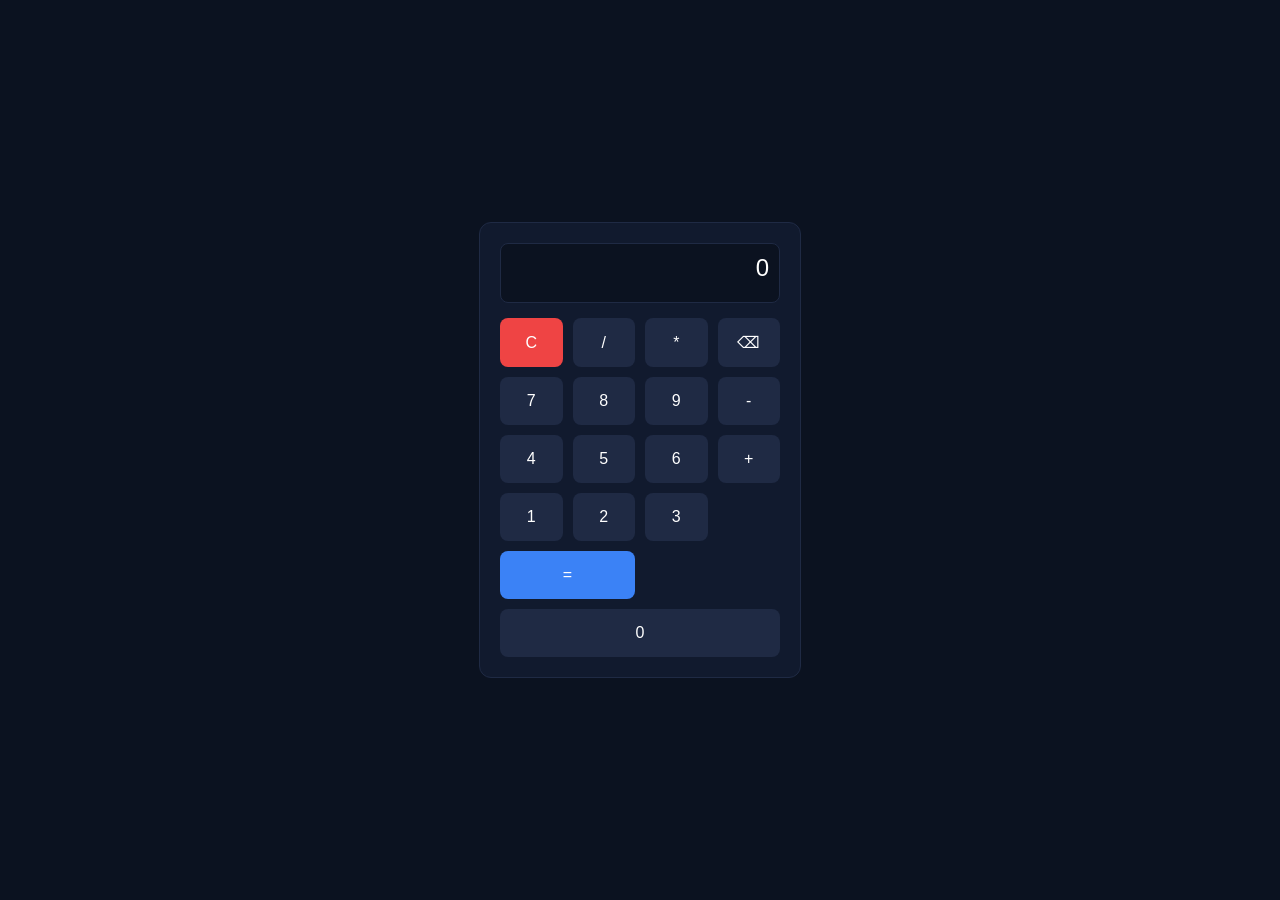
<file: calculator.html>
<!DOCTYPE html>
<html lang="en">
<head>
  <meta charset="UTF-8">
  <meta name="viewport" content="width=device-width, initial-scale=1.0">
  <title>Calculator App</title>

  <style>
    body {
      margin: 0;
      font-family: Arial, sans-serif;
      background: #0b1220;
      display: flex;
      justify-content: center;
      align-items: center;
      height: 100vh;
      color: white;
    }

    .calculator {
      width: 280px;
      background: #111a2e;
      padding: 20px;
      border-radius: 12px;
      border: 1px solid #1f2a44;
    }

    .display {
      width: 100%;
      height: 60px;
      background: #0b1220;
      border: 1px solid #1f2a44;
      border-radius: 8px;
      margin-bottom: 15px;
      text-align: right;
      font-size: 24px;
      padding: 10px;
      box-sizing: border-box;
      overflow: hidden;
    }

    .buttons {
      display: grid;
      grid-template-columns: repeat(4, 1fr);
      gap: 10px;
    }

    button {
      padding: 15px;
      border: none;
      border-radius: 8px;
      background: #1f2a44;
      color: white;
      font-size: 16px;
      cursor: pointer;
      transition: 0.2s;
    }

    button:hover {
      background: #3b82f6;
    }

    .equal {
      grid-column: span 2;
      background: #3b82f6;
    }

    .clear {
      background: #ef4444;
    }

    .clear:hover {
      background: #dc2626;
    }
  </style>
</head>

<body>

<div class="calculator">

  <div class="display" id="display">0</div>

  <div class="buttons">

    <button onclick="clearDisplay()" class="clear">C</button>
    <button onclick="append('/')">/</button>
    <button onclick="append('*')">*</button>
    <button onclick="deleteLast()">⌫</button>

    <button onclick="append('7')">7</button>
    <button onclick="append('8')">8</button>
    <button onclick="append('9')">9</button>
    <button onclick="append('-')">-</button>

    <button onclick="append('4')">4</button>
    <button onclick="append('5')">5</button>
    <button onclick="append('6')">6</button>
    <button onclick="append('+')">+</button>

    <button onclick="append('1')">1</button>
    <button onclick="append('2')">2</button>
    <button onclick="append('3')">3</button>
    <button onclick="calculate()" class="equal">=</button>

    <button onclick="append('0')" style="grid-column: span 4;">0</button>

  </div>

</div>

<script>
  let display = document.getElementById("display");

  function append(value) {
    if (display.textContent === "0") {
      display.textContent = value;
    } else {
      display.textContent += value;
    }
  }

  function clearDisplay() {
    display.textContent = "0";
  }

  function deleteLast() {
    let current = display.textContent;
    if (current.length === 1) {
      display.textContent = "0";
    } else {
      display.textContent = current.slice(0, -1);
    }
  }

  function calculate() {
    try {
      display.textContent = eval(display.textContent);
    } catch {
      display.textContent = "Error";
    }
  }
</script>

</body>
</html>
</file>
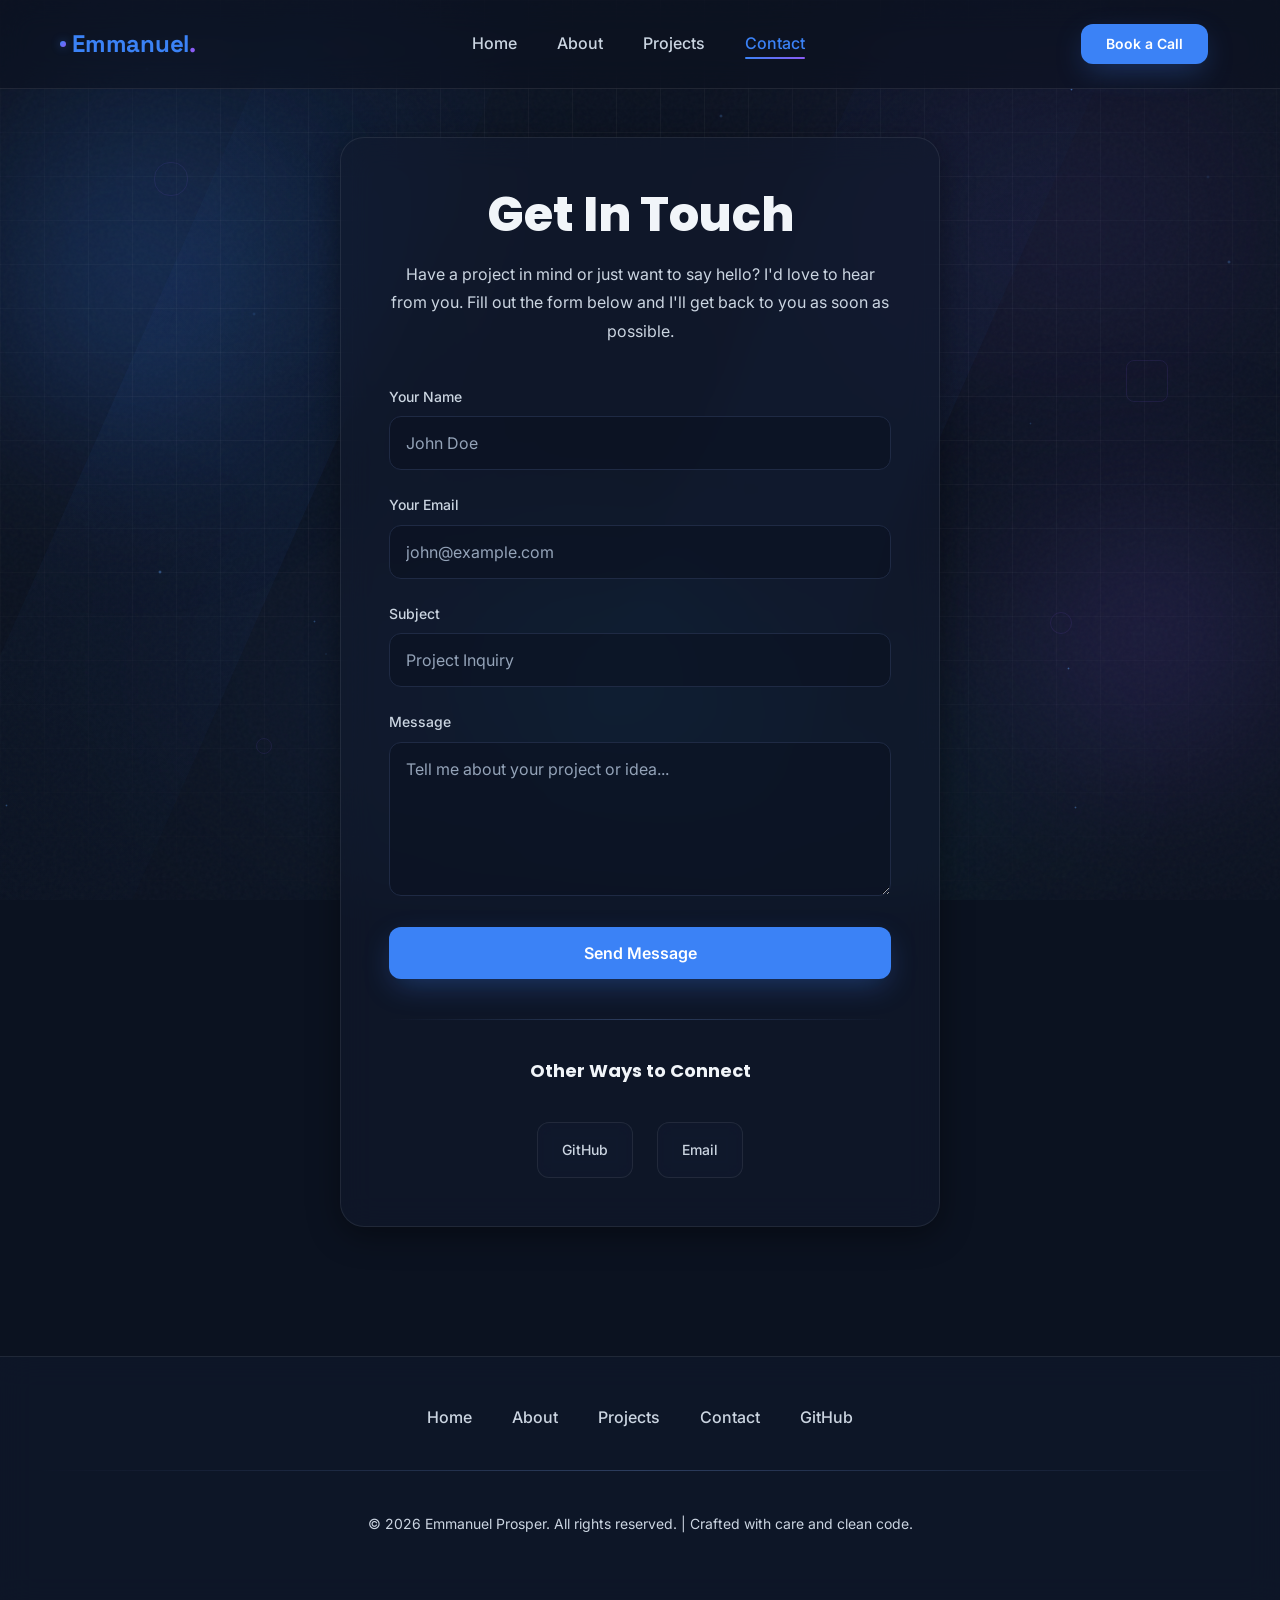
<file: contact.html>
<!DOCTYPE html>
<html lang="en">
<head>
  <meta charset="UTF-8">
  <meta name="viewport" content="width=device-width, initial-scale=1.0">
  <meta name="description" content="Get in touch with Emmanuel Prosper. Have a project idea or want to collaborate? I'd love to hear from you. Fill out the contact form or reach out via GitHub.">
  <meta name="keywords" content="contact, hire developer, web development services, email, get in touch">

  <!-- Open Graph Meta Tags -->
  <meta property="og:type" content="website" />
  <meta property="og:title" content="Contact | Emmanuel Prosper" />
  <meta property="og:description" content="Get in touch with Emmanuel Prosper for web development projects and collaborations." />
  <meta property="og:url" content="https://emmanuelsportfolio.com/contact.html" />

  <title>Contact Me | Emmanuel Prosper</title>
  <link rel="icon" href="mylogo.jpg">
  <link rel="stylesheet" href="style.css">
  <link rel="canonical" href="https://emmanuelsportfolio.com/contact.html" />
</head>

<body>

<!-- Page Loader -->
<div class="loader" aria-hidden="true">
  <div class="loader__brand">Emmanuel</div>
  <div class="loader__bar"></div>
</div>

<!-- Scroll Progress Bar -->
<div class="scroll-progress" aria-hidden="true"></div>

<!-- Custom Cursor -->
<div class="cursor-dot" aria-hidden="true"></div>
<div class="cursor-ring" aria-hidden="true"></div>

<!-- Animated Background Layers -->
<div class="bg-fx" aria-hidden="true">
  <div class="bg-fx__aurora"></div>
  <div class="bg-fx__orb bg-fx__orb--1"></div>
  <div class="bg-fx__orb bg-fx__orb--2"></div>
  <div class="bg-fx__orb bg-fx__orb--3"></div>
  <div class="bg-fx__grid"></div>
  <div class="bg-fx__noise"></div>
  <div class="bg-fx__beam bg-fx__beam--1"></div>
  <div class="bg-fx__beam bg-fx__beam--2"></div>
  <div class="bg-fx__cursor-glow"></div>
  <div class="bg-fx__particles"></div>
  <div class="bg-fx__shapes">
    <div class="bg-fx__shape bg-fx__shape--1"></div>
    <div class="bg-fx__shape bg-fx__shape--2"></div>
    <div class="bg-fx__shape bg-fx__shape--3"></div>
    <div class="bg-fx__shape bg-fx__shape--4"></div>
  </div>
</div>

<header class="site-header" id="site-header">
  <div class="header-inner">
    <a href="index.html" class="logo">Emmanuel<span class="logo__dot">.</span></a>

    <nav class="site-nav" aria-label="Primary navigation">
      <ul class="nav-links">
        <li><a href="index.html">Home</a></li>
        <li><a href="about.html">About</a></li>
        <li><a href="projects.html">Projects</a></li>
        <li><a href="contact.html" class="is-active">Contact</a></li>
      </ul>
    </nav>

    <a href="contact.html" class="btn btn-small btn-nav-cta magnetic">Book a Call</a>

    <button class="menu-toggle" aria-label="Toggle navigation menu" aria-expanded="false" onclick="toggleMobileMenu()">
      <span></span>
      <span></span>
      <span></span>
    </button>
  </div>
</header>

<main>

  <section class="contact-wrapper">

    <div class="contact-card" data-reveal="zoom">

      <h1>Get In Touch</h1>
      <p>Have a project in mind or just want to say hello? I'd love to hear from you. Fill out the form below and I'll get back to you as soon as possible.</p>

      <form id="contact-form" action="https://formsubmit.co/emmanuelprosper1314@gmail.com" method="POST" novalidate>

        <input type="hidden" name="_subject" value="New Portfolio Message">
        <input type="hidden" name="_captcha" value="false">

        <div class="form-group">
          <label for="name">Your Name</label>
          <input type="text" id="name" name="name" placeholder="John Doe" required>
        </div>

        <div class="form-group">
          <label for="email">Your Email</label>
          <input type="email" id="email" name="email" placeholder="john@example.com" required>
        </div>

        <div class="form-group">
          <label for="subject">Subject</label>
          <input type="text" id="subject" name="subject" placeholder="Project Inquiry" required>
        </div>

        <div class="form-group">
          <label for="message">Message</label>
          <textarea id="message" name="message" placeholder="Tell me about your project or idea..." rows="6" required></textarea>
        </div>

        <button type="submit" class="btn btn-block">Send Message</button>

      </form>

      <div id="form-success" class="form-success" hidden>
        <div class="form-success__check" aria-hidden="true">
          <svg viewBox="0 0 24 24" fill="none" stroke="currentColor" stroke-width="2.5" stroke-linecap="round" stroke-linejoin="round"><polyline points="20 6 9 17 4 12"></polyline></svg>
        </div>
        <strong>Message sent!</strong>
        <p>Thanks for reaching out. I'll get back to you within 24 hours.</p>
      </div>

      <div class="footer-divider"></div>

      <div class="text-center">
        <h3 class="connect-title">Other Ways to Connect</h3>
        <div class="socials">
          <a href="https://github.com/emmanuelprosper1314" target="_blank" rel="noopener noreferrer">GitHub</a>
          <a href="mailto:emmanuelprosper1314@gmail.com">Email</a>
        </div>
      </div>

    </div>

  </section>

</main>

<footer>
  <div class="footer-content">
    <div class="footer-links">
      <a href="index.html">Home</a>
      <a href="about.html">About</a>
      <a href="projects.html">Projects</a>
      <a href="contact.html">Contact</a>
      <a href="https://github.com/emmanuelprosper1314" target="_blank" rel="noopener noreferrer">GitHub</a>
    </div>
    <div class="footer-divider"></div>
    <div class="footer-bottom">
      <p>&copy; <span id="year"></span> Emmanuel Prosper. All rights reserved. | Crafted with care and clean code.</p>
    </div>
  </div>
</footer>

<noscript>
  <div style="position: fixed; bottom: 0; left: 0; right: 0; z-index: 999; background: #1a2640; color: #f1f5f9; text-align: center; padding: 12px; font-family: sans-serif;">
    Please enable JavaScript for the full interactive experience.
  </div>
</noscript>

<script src="script.js"></script>
</body>
</html>
</file>
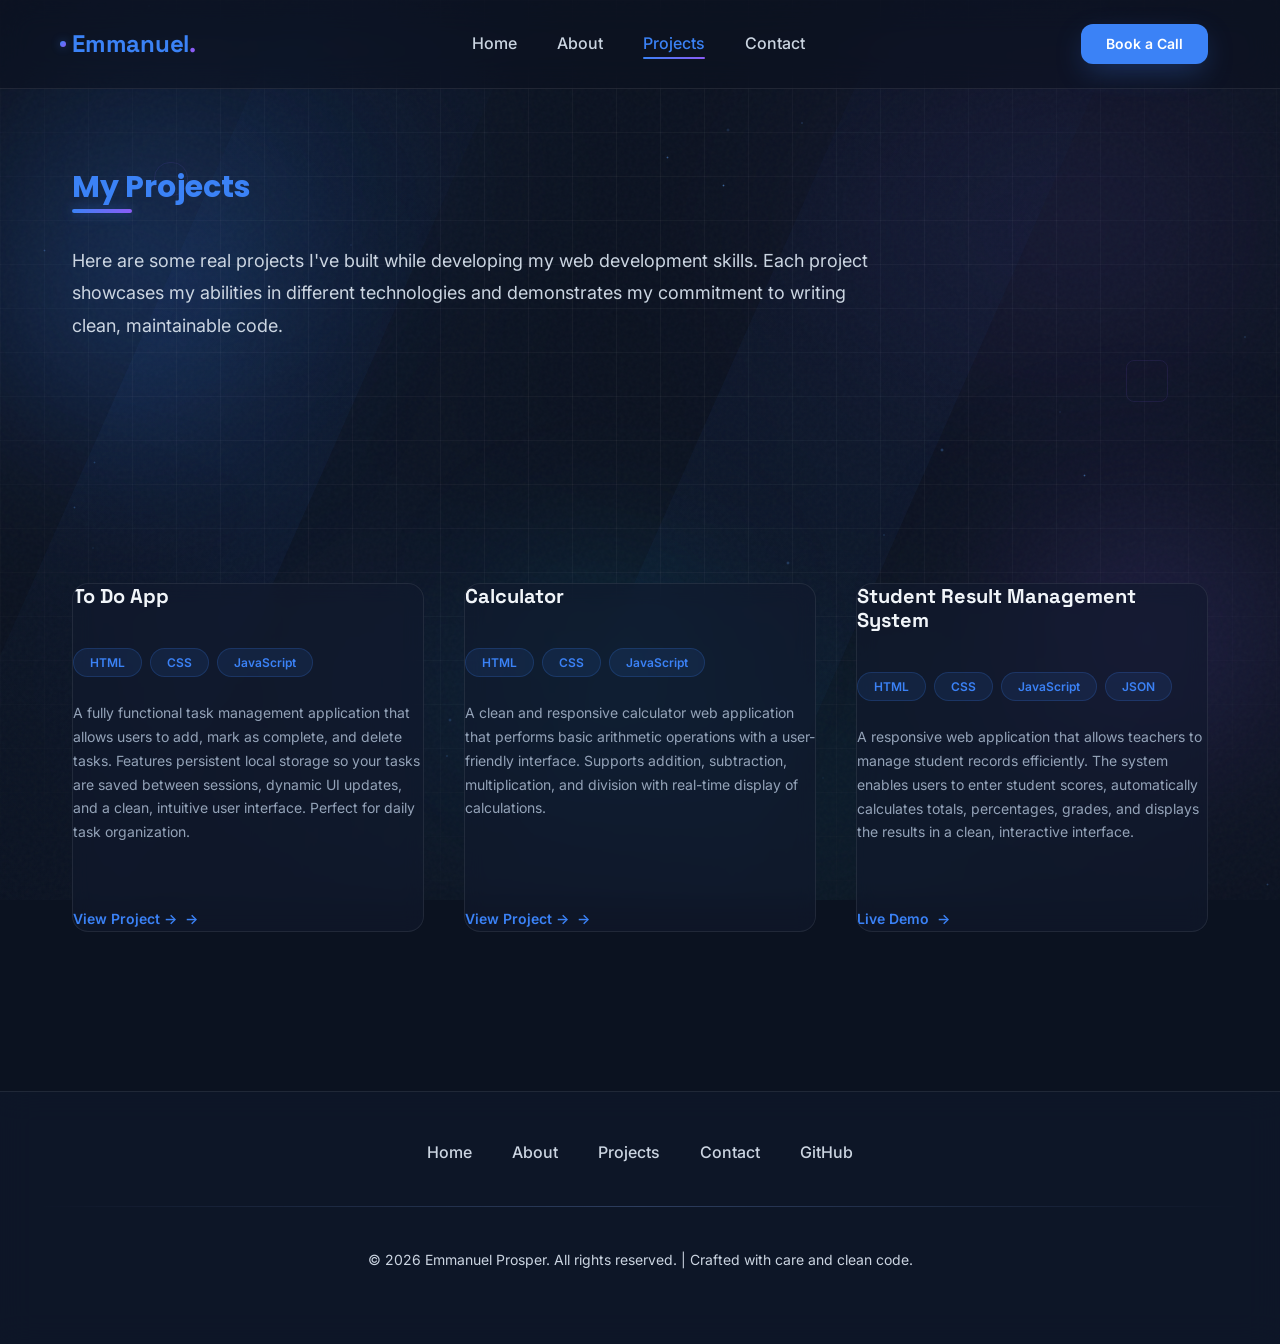
<file: projects.html>
<!DOCTYPE html>
<html lang="en">
<head>
  <meta charset="UTF-8">
  <meta name="viewport" content="width=device-width, initial-scale=1.0">
  <meta name="description" content="Explore the web development projects built by Emmanuel Prosper — including task managers, calculators, and more. Built with HTML, CSS, JavaScript, and PHP.">
  <meta name="keywords" content="web projects, portfolio projects, frontend projects, JavaScript projects, web applications">

  <!-- Open Graph Meta Tags -->
  <meta property="og:type" content="website" />
  <meta property="og:title" content="Projects | Emmanuel Prosper" />
  <meta property="og:description" content="Explore my web development projects and see what I can build for you." />
  <meta property="og:url" content="https://emmanuelsportfolio.com/projects.html" />

  <title>Projects | Emmanuel Prosper</title>
  <link rel="icon" href="mylogo.jpg">
  <link rel="stylesheet" href="style.css">
  <link rel="canonical" href="https://emmanuelsportfolio.com/projects.html" />
</head>

<body>

<!-- Page Loader -->
<div class="loader" aria-hidden="true">
  <div class="loader__brand">Emmanuel</div>
  <div class="loader__bar"></div>
</div>

<!-- Scroll Progress Bar -->
<div class="scroll-progress" aria-hidden="true"></div>

<!-- Custom Cursor -->
<div class="cursor-dot" aria-hidden="true"></div>
<div class="cursor-ring" aria-hidden="true"></div>

<!-- Animated Background Layers -->
<div class="bg-fx" aria-hidden="true">
  <div class="bg-fx__aurora"></div>
  <div class="bg-fx__orb bg-fx__orb--1"></div>
  <div class="bg-fx__orb bg-fx__orb--2"></div>
  <div class="bg-fx__orb bg-fx__orb--3"></div>
  <div class="bg-fx__grid"></div>
  <div class="bg-fx__noise"></div>
  <div class="bg-fx__beam bg-fx__beam--1"></div>
  <div class="bg-fx__beam bg-fx__beam--2"></div>
  <div class="bg-fx__cursor-glow"></div>
  <div class="bg-fx__particles"></div>
  <div class="bg-fx__shapes">
    <div class="bg-fx__shape bg-fx__shape--1"></div>
    <div class="bg-fx__shape bg-fx__shape--2"></div>
    <div class="bg-fx__shape bg-fx__shape--3"></div>
    <div class="bg-fx__shape bg-fx__shape--4"></div>
  </div>
</div>

<header class="site-header" id="site-header">
  <div class="header-inner">
    <a href="index.html" class="logo">Emmanuel<span class="logo__dot">.</span></a>

    <nav class="site-nav" aria-label="Primary navigation">
      <ul class="nav-links">
        <li><a href="index.html">Home</a></li>
        <li><a href="about.html">About</a></li>
        <li><a href="projects.html" class="is-active">Projects</a></li>
        <li><a href="contact.html">Contact</a></li>
      </ul>
    </nav>

    <a href="contact.html" class="btn btn-small btn-nav-cta magnetic">Book a Call</a>

    <button class="menu-toggle" aria-label="Toggle navigation menu" aria-expanded="false" onclick="toggleMobileMenu()">
      <span></span>
      <span></span>
      <span></span>
    </button>
  </div>
</header>

<main>

  <section class="section">
    <h2 data-reveal="left">My Projects</h2>
    <p data-reveal>Here are some real projects I've built while developing my web development skills. Each project showcases my abilities in different technologies and demonstrates my commitment to writing clean, maintainable code.</p>
  </section>

  <section class="section">

    <div class="projects">

      <div class="project-card" data-reveal="zoom">
        <h3>To Do App</h3>
        <div class="project-tags">
          <span class="project-tag">HTML</span>
          <span class="project-tag">CSS</span>
          <span class="project-tag">JavaScript</span>
        </div>
        <p>
          A fully functional task management application that allows users to add, mark as complete, and delete tasks. Features persistent local storage so your tasks are saved between sessions, dynamic UI updates, and a clean, intuitive user interface. Perfect for daily task organization.
        </p>
        <div class="project-links">
          <a href="todoapp.html">View Project →</a>
        </div>
      </div>

      <div class="project-card" data-reveal="zoom">
        <h3>Calculator</h3>
        <div class="project-tags">
          <span class="project-tag">HTML</span>
          <span class="project-tag">CSS</span>
          <span class="project-tag">JavaScript</span>
        </div>
        <p>
          A clean and responsive calculator web application that performs basic arithmetic operations with a user-friendly interface. Supports addition, subtraction, multiplication, and division with real-time display of calculations.
        </p>
        <div class="project-links">
          <a href="calculator.html">View Project →</a>
        </div>
      </div>

      <div class="project-card" data-reveal="zoom">
        <h3>Student Result Management System</h3>
        <div class="project-tags">
          <span class="project-tag">HTML</span>
          <span class="project-tag">CSS</span>
          <span class="project-tag">JavaScript</span>
          <span class="project-tag">JSON</span>
        </div>
        <p>
          A responsive web application that allows teachers to manage student records efficiently. The system enables users to enter student scores, automatically calculates totals, percentages, grades, and displays the results in a clean, interactive interface.
        </p>
        <div class="project-links">
          <a href="https://student-result-management314.netlify.app/" target="_blank" rel="noopener noreferrer">Live Demo</a>
        </div>
      </div>

    </div>

  </section>

</main>

<footer>
  <div class="footer-content">
    <div class="footer-links">
      <a href="index.html">Home</a>
      <a href="about.html">About</a>
      <a href="projects.html">Projects</a>
      <a href="contact.html">Contact</a>
      <a href="https://github.com/emmanuelprosper1314" target="_blank" rel="noopener noreferrer">GitHub</a>
    </div>
    <div class="footer-divider"></div>
    <div class="footer-bottom">
      <p>&copy; <span id="year"></span> Emmanuel Prosper. All rights reserved. | Crafted with care and clean code.</p>
    </div>
  </div>
</footer>

<noscript>
  <div style="position: fixed; bottom: 0; left: 0; right: 0; z-index: 999; background: #1a2640; color: #f1f5f9; text-align: center; padding: 12px; font-family: sans-serif;">
    Please enable JavaScript for the full interactive experience.
  </div>
</noscript>

<script src="script.js"></script>
</body>
</html>
</file>
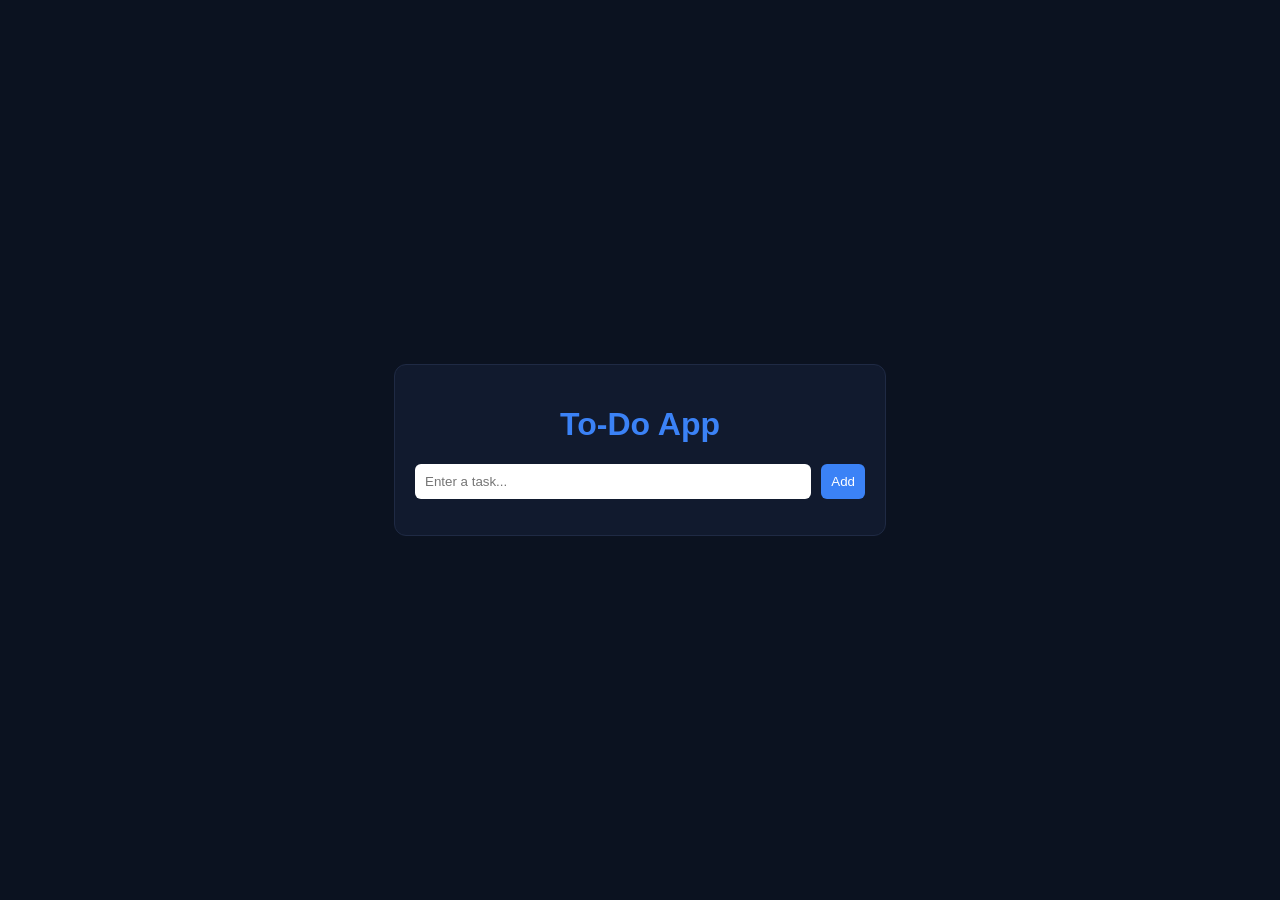
<file: todoapp.html>
<!DOCTYPE html>
<html lang="en">
<head>
  <meta charset="UTF-8">
  <meta name="viewport" content="width=device-width, initial-scale=1.0">
  <title>To-Do App | Emmanuel</title>

  <style>
    body {
      margin: 0;
      font-family: Arial, sans-serif;
      background: #0b1220;
      color: white;
      display: flex;
      justify-content: center;
      align-items: center;
      min-height: 100vh;
    }

    .container {
      width: 100%;
      max-width: 450px;
      background: #111a2e;
      padding: 20px;
      border-radius: 12px;
      border: 1px solid #1f2a44;
    }

    h1 {
      text-align: center;
      color: #3b82f6;
    }

    .input-box {
      display: flex;
      gap: 10px;
      margin-bottom: 15px;
    }

    input {
      flex: 1;
      padding: 10px;
      border: none;
      border-radius: 6px;
      outline: none;
    }

    button {
      padding: 10px;
      background: #3b82f6;
      border: none;
      color: white;
      border-radius: 6px;
      cursor: pointer;
    }

    button:hover {
      background: #2563eb;
    }

    ul {
      list-style: none;
      padding: 0;
    }

    li {
      background: #0b1220;
      margin-bottom: 10px;
      padding: 10px;
      border-radius: 6px;
      display: flex;
      justify-content: space-between;
      align-items: center;
      border: 1px solid #1f2a44;
    }

    .done {
      text-decoration: line-through;
      color: #94a3b8;
    }

    .actions button {
      margin-left: 5px;
      background: #1f2a44;
    }

    .actions button:hover {
      background: #3b82f6;
    }
  </style>
</head>

<body>

<div class="container">

  <h1>To-Do App</h1>

  <div class="input-box">
    <input type="text" id="taskInput" placeholder="Enter a task...">
    <button onclick="addTask()">Add</button>
  </div>

  <ul id="taskList"></ul>

</div>

<script>
  let tasks = JSON.parse(localStorage.getItem("tasks")) || [];

  function saveTasks() {
    localStorage.setItem("tasks", JSON.stringify(tasks));
  }

  function renderTasks() {
    const list = document.getElementById("taskList");
    list.innerHTML = "";

    tasks.forEach((task, index) => {
      const li = document.createElement("li");

      li.innerHTML = `
        <span class="${task.done ? 'done' : ''}">
          ${task.text}
        </span>

        <div class="actions">
          <button onclick="toggleTask(${index})">✔</button>
          <button onclick="deleteTask(${index})">🗑</button>
        </div>
      `;

      list.appendChild(li);
    });
  }

  function addTask() {
    const input = document.getElementById("taskInput");
    const text = input.value.trim();

    if (!text) return;

    tasks.push({ text, done: false });
    input.value = "";

    saveTasks();
    renderTasks();
  }

  function deleteTask(index) {
    tasks.splice(index, 1);
    saveTasks();
    renderTasks();
  }

  function toggleTask(index) {
    tasks[index].done = !tasks[index].done;
    saveTasks();
    renderTasks();
  }

  renderTasks();
</script>

</body>
</html>
</file>
<file: style.css>
/* ============================================
   PREMIUM PORTFOLIO DESIGN SYSTEM
   Design tokens, glassmorphism, dynamic lighting,
   aurora backgrounds, and high-end motion layer.
   Branding, content, and structure preserved.
   ============================================ */

@import url('https://fonts.googleapis.com/css2?family=Inter:wght@300;400;500;600;700&family=Poppins:wght@600;700;800&family=Space+Grotesk:wght@400;500;600;700&display=swap');

:root {
  /* ---- COLORS ---- */
  --color-primary: #3b82f6;
  --color-primary-dark: #2563eb;
  --color-primary-light: #60a5fa;
  --color-accent: #8b5cf6;
  --color-accent-light: #a78bfa;
  --color-accent-2: #06b6d4;
  --color-glow: rgba(59, 130, 246, 0.45);

  --color-bg-base: #0b1220;
  --color-bg-secondary: #111a2e;
  --color-bg-tertiary: #1a2640;

  --color-text-primary: #f1f5f9;
  --color-text-secondary: #cbd5e1;
  --color-text-tertiary: #94a3b8;

  --color-border: #1f2a44;
  --color-border-light: #2d3e5f;

  --color-success: #10b981;
  --color-warning: #f59e0b;
  --color-error: #ef4444;

  /* ---- TYPOGRAPHY ---- */
  --font-base: 'Inter', -apple-system, BlinkMacSystemFont, 'Segoe UI', sans-serif;
  --font-display: 'Poppins', 'Inter', sans-serif;
  --font-grotesk: 'Space Grotesk', 'Poppins', sans-serif;

  --text-xs: 0.75rem;
  --text-sm: 0.875rem;
  --text-base: 1rem;
  --text-lg: 1.125rem;
  --text-xl: 1.25rem;
  --text-2xl: 1.5rem;
  --text-3xl: 1.875rem;
  --text-4xl: 2.25rem;
  --text-5xl: 3rem;
  --text-6xl: 3.75rem;
  --text-7xl: 4.5rem;

  --font-weight-light: 300;
  --font-weight-normal: 400;
  --font-weight-medium: 500;
  --font-weight-semibold: 600;
  --font-weight-bold: 700;
  --font-weight-extrabold: 800;

  /* ---- SPACING ---- */
  --space-xs: 0.25rem;
  --space-sm: 0.5rem;
  --space-md: 1rem;
  --space-lg: 1.5rem;
  --space-xl: 2rem;
  --space-2xl: 2.5rem;
  --space-3xl: 3rem;
  --space-4xl: 4rem;
  --space-5xl: 5rem;

  /* ---- BORDER & RADIUS ---- */
  --radius-sm: 0.375rem;
  --radius-md: 0.5rem;
  --radius-lg: 0.75rem;
  --radius-xl: 1rem;
  --radius-2xl: 1.5rem;
  --radius-full: 9999px;

  /* ---- GLASS ---- */
  --glass-bg: rgba(17, 26, 46, 0.6);
  --glass-bg-strong: rgba(17, 26, 46, 0.82);
  --glass-border: rgba(255, 255, 255, 0.08);
  --glass-blur: 16px;

  /* ---- SHADOWS ---- */
  --shadow-sm: 0 1px 2px 0 rgba(0, 0, 0, 0.05);
  --shadow-md: 0 4px 6px -1px rgba(0, 0, 0, 0.1), 0 2px 4px -2px rgba(0, 0, 0, 0.1);
  --shadow-lg: 0 10px 15px -3px rgba(0, 0, 0, 0.1), 0 4px 6px -4px rgba(0, 0, 0, 0.1);
  --shadow-xl: 0 20px 25px -5px rgba(0, 0, 0, 0.1), 0 8px 10px -6px rgba(0, 0, 0, 0.1);
  --shadow-2xl: 0 25px 50px -12px rgba(0, 0, 0, 0.25);
  --shadow-primary: 0 10px 30px -6px rgba(59, 130, 246, 0.35);
  --shadow-accent: 0 10px 30px -6px rgba(139, 92, 246, 0.35);
  --shadow-glass: 0 8px 32px 0 rgba(0, 0, 0, 0.4);

  /* ---- TRANSITIONS ---- */
  --transition-fast: 150ms cubic-bezier(0.4, 0, 0.2, 1);
  --transition-base: 300ms cubic-bezier(0.4, 0, 0.2, 1);
  --transition-slow: 500ms cubic-bezier(0.4, 0, 0.2, 1);
  --transition-spring: 500ms cubic-bezier(0.34, 1.56, 0.64, 1);

  /* ---- GRID & NOISE ---- */
  --grid-size: 44px;
  --noise-opacity: 0.035;

  /* ---- BREAKPOINTS (Mobile-First) ---- */
}

/* ============================================
   RESET & BASE STYLES
   ============================================ */

* {
  margin: 0;
  padding: 0;
  box-sizing: border-box;
}

html {
  scroll-behavior: smooth;
}

html:focus-within {
  scroll-behavior: smooth;
}

body {
  background: var(--color-bg-base);
  color: var(--color-text-primary);
  font-family: var(--font-base);
  font-size: var(--text-base);
  line-height: 1.6;
  -webkit-font-smoothing: antialiased;
  -moz-osx-font-smoothing: grayscale;
  overflow-x: hidden;
  min-height: 100vh;
  position: relative;
}

/* ============================================
   GLOBAL CONTAINER SYSTEM
   ============================================ */

.container {
  width: 100%;
  max-width: 1200px;
  margin: 0 auto;
  padding: 0 var(--space-xl);
}

.container-wide {
  width: 100%;
  max-width: 1400px;
  margin: 0 auto;
  padding: 0 var(--space-xl);
}

/* ============================================
   PREMIUM ANIMATED BACKGROUND SYSTEM
   Aurora blobs, grid, noise, orbs, light beams
   ============================================ */

.bg-fx {
  position: fixed;
  inset: 0;
  z-index: -2;
  pointer-events: none;
  overflow: hidden;
}

/* Aurora / gradient mesh */
.bg-fx__aurora {
  position: absolute;
  inset: 0;
  filter: blur(90px);
  opacity: 0.55;
  background:
    radial-gradient(40% 45% at 15% 20%, rgba(59, 130, 246, 0.28) 0%, transparent 70%),
    radial-gradient(45% 40% at 85% 25%, rgba(139, 92, 246, 0.22) 0%, transparent 70%),
    radial-gradient(50% 45% at 60% 90%, rgba(6, 182, 212, 0.16) 0%, transparent 70%),
    radial-gradient(35% 40% at 30% 75%, rgba(59, 130, 246, 0.14) 0%, transparent 70%);
  animation: auroraShift 18s ease-in-out infinite alternate;
}

@keyframes auroraShift {
  0%   { transform: translate(0, 0) scale(1); }
  50%  { transform: translate(-3%, 2%) scale(1.06); }
  100% { transform: translate(3%, -2%) scale(1.02); }
}

/* Floating glow blobs */
.bg-fx__orb {
  position: absolute;
  border-radius: 50%;
  filter: blur(70px);
  will-change: transform;
}

.bg-fx__orb--1 {
  width: 460px;
  height: 460px;
  top: 8%;
  left: -8%;
  background: radial-gradient(circle, rgba(59, 130, 246, 0.22) 0%, transparent 70%);
  animation: orbDrift 22s ease-in-out infinite;
}

.bg-fx__orb--2 {
  width: 420px;
  height: 420px;
  bottom: 6%;
  right: -6%;
  background: radial-gradient(circle, rgba(139, 92, 246, 0.2) 0%, transparent 70%);
  animation: orbDrift 26s ease-in-out -6s infinite reverse;
}

.bg-fx__orb--3 {
  width: 320px;
  height: 320px;
  top: 55%;
  left: 35%;
  background: radial-gradient(circle, rgba(6, 182, 212, 0.14) 0%, transparent 70%);
  animation: orbDrift 30s ease-in-out -12s infinite;
}

@keyframes orbDrift {
  0%, 100% { transform: translate(0, 0) scale(1); }
  33%      { transform: translate(40px, -30px) scale(1.08); }
  66%      { transform: translate(-30px, 30px) scale(0.94); }
}

/* Animated grid */
.bg-fx__grid {
  position: absolute;
  inset: 0;
  background-image:
    linear-gradient(rgba(255, 255, 255, 0.035) 1px, transparent 1px),
    linear-gradient(90deg, rgba(255, 255, 255, 0.035) 1px, transparent 1px);
  background-size: var(--grid-size) var(--grid-size);
  mask-image: radial-gradient(ellipse 80% 70% at 50% 40%, #000 40%, transparent 100%);
  -webkit-mask-image: radial-gradient(ellipse 80% 70% at 50% 40%, #000 40%, transparent 100%);
  animation: gridDrift 40s linear infinite;
}

@keyframes gridDrift {
  0%   { background-position: 0 0; }
  100% { background-position: var(--grid-size) var(--grid-size); }
}

/* Noise texture overlay */
.bg-fx__noise {
  position: absolute;
  inset: 0;
  opacity: var(--noise-opacity);
  background-image: url("data:image/svg+xml,%3Csvg viewBox='0 0 256 256' xmlns='http://www.w3.org/2000/svg'%3E%3Cfilter id='n'%3E%3CfeTurbulence type='fractalNoise' baseFrequency='0.9' numOctaves='4' stitchTiles='stitch'/%3E%3C/filter%3E%3Crect width='100%25' height='100%25' filter='url(%23n)'/%3E%3C/svg%3E");
  mix-blend-mode: overlay;
}

/* Soft light beams */
.bg-fx__beam {
  position: absolute;
  width: 220px;
  height: 140%;
  top: -20%;
  background: linear-gradient(180deg, transparent, rgba(59, 130, 246, 0.05), transparent);
  transform: rotate(24deg);
  animation: beamSweep 16s ease-in-out infinite;
}

.bg-fx__beam--1 { left: 8%; animation-delay: 0s; }
.bg-fx__beam--2 { left: 55%; animation-delay: -8s; }

@keyframes beamSweep {
  0%, 100% { opacity: 0.2; transform: rotate(24deg) translateX(0); }
  50%      { opacity: 0.6; transform: rotate(24deg) translateX(70px); }
}

/* Mouse-reactive glow (position set by JS) */
.bg-fx__cursor-glow {
  position: absolute;
  width: 500px;
  height: 500px;
  top: 0;
  left: 0;
  border-radius: 50%;
  background: radial-gradient(circle, rgba(59, 130, 246, 0.12) 0%, transparent 60%);
  transform: translate(-50%, -50%);
  pointer-events: none;
  opacity: 0;
  transition: opacity 0.6s ease;
}

.bg-fx__cursor-glow.is-visible {
  opacity: 1;
}

/* Floating geometric particles */
.bg-fx__particles {
  position: absolute;
  inset: 0;
}

.bg-fx__particle {
  position: absolute;
  border-radius: 50%;
  background: radial-gradient(circle, rgba(96, 165, 250, 0.9) 0%, rgba(96, 165, 250, 0) 70%);
  will-change: transform, opacity;
  animation: particleFloat linear infinite;
}

@keyframes particleFloat {
  0%, 100% { transform: translateY(0); }
  50%      { transform: translateY(-46px); }
}

.bg-fx__shapes {
  position: absolute;
  inset: 0;
}

.bg-fx__shape {
  position: absolute;
  border: 1px solid rgba(139, 92, 246, 0.22);
  border-radius: 16px;
  opacity: 0.5;
  will-change: transform;
  animation: shapeFloat 14s ease-in-out infinite;
}

.bg-fx__shape--1 { width: 34px; height: 34px; top: 18%; left: 12%; animation-delay: 0s; }
.bg-fx__shape--2 { width: 22px; height: 22px; top: 68%; left: 82%; border-radius: 50%; animation-delay: -4s; }
.bg-fx__shape--3 { width: 42px; height: 42px; top: 40%; left: 88%; border-radius: 8px; animation-delay: -7s; }
.bg-fx__shape--4 { width: 16px; height: 16px; top: 82%; left: 20%; border-radius: 50%; animation-delay: -2s; }

@keyframes shapeFloat {
  0%, 100% { transform: translateY(0) rotate(0deg); }
  50%      { transform: translateY(-26px) rotate(12deg); }
}

/* ============================================
   PAGE LOADER
   ============================================ */

.loader {
  position: fixed;
  inset: 0;
  z-index: 1000;
  display: flex;
  flex-direction: column;
  align-items: center;
  justify-content: center;
  gap: var(--space-lg);
  background: var(--color-bg-base);
  transition: opacity 0.6s ease, visibility 0.6s ease;
}

.loader.is-hidden {
  opacity: 0;
  visibility: hidden;
  pointer-events: none;
}

.loader__brand {
  font-family: var(--font-grotesk);
  font-size: var(--text-2xl);
  font-weight: 700;
  letter-spacing: 0.02em;
  background: linear-gradient(90deg, var(--color-primary), var(--color-accent), var(--color-primary));
  background-size: 200% auto;
  -webkit-background-clip: text;
  background-clip: text;
  -webkit-text-fill-color: transparent;
  animation: shimmerText 2s linear infinite;
}

@keyframes shimmerText {
  to { background-position: 200% center; }
}

.loader__bar {
  width: 180px;
  height: 3px;
  border-radius: var(--radius-full);
  background: var(--color-border);
  overflow: hidden;
  position: relative;
}

.loader__bar::after {
  content: '';
  position: absolute;
  inset: 0;
  width: 40%;
  border-radius: var(--radius-full);
  background: linear-gradient(90deg, var(--color-primary), var(--color-accent));
  animation: loaderSlide 1.1s ease-in-out infinite;
}

@keyframes loaderSlide {
  0%   { transform: translateX(-100%); }
  100% { transform: translateX(350%); }
}

/* ============================================
   SCROLL PROGRESS BAR
   ============================================ */

.scroll-progress {
  position: fixed;
  top: 0;
  left: 0;
  height: 3px;
  width: 100%;
  transform-origin: 0 50%;
  transform: scaleX(0);
  background: linear-gradient(90deg, var(--color-primary), var(--color-accent), var(--color-accent-2));
  z-index: 110;
  pointer-events: none;
  box-shadow: 0 0 12px var(--color-glow);
}

/* ============================================
   CUSTOM CURSOR (Desktop only, respects reduced motion)
   ============================================ */

.cursor-dot,
.cursor-ring {
  position: fixed;
  top: 0;
  left: 0;
  border-radius: 50%;
  pointer-events: none;
  z-index: 200;
  mix-blend-mode: screen;
  will-change: transform;
}

.cursor-dot {
  width: 8px;
  height: 8px;
  background: var(--color-primary-light);
  box-shadow: 0 0 10px var(--color-glow);
}

.cursor-ring {
  width: 36px;
  height: 36px;
  border: 1.5px solid rgba(96, 165, 250, 0.55);
  transition: transform 0.15s ease-out, opacity 0.3s ease, border-color 0.3s ease;
}

.cursor-ring.is-hovering {
  border-color: rgba(139, 92, 246, 0.9);
  opacity: 0.85;
}

body.has-custom-cursor,
body.has-custom-cursor a,
body.has-custom-cursor button,
body.has-custom-cursor .btn {
  cursor: none;
}

.cursor-dot,
.cursor-ring {
  opacity: 0;
  transition: opacity 0.3s ease, transform 0.15s ease-out;
}

.cursor-dot.is-visible,
.cursor-ring.is-visible {
  opacity: 1;
}

/* ============================================
   TYPOGRAPHY
   ============================================ */

h1, h2, h3, h4, h5, h6 {
  font-family: var(--font-display);
  font-weight: var(--font-weight-bold);
  line-height: 1.2;
  margin-bottom: var(--space-lg);
}

h1 {
  font-size: var(--text-5xl);
  font-weight: var(--font-weight-extrabold);
}

h2 {
  font-size: var(--text-3xl);
  color: var(--color-primary);
}

h3 {
  font-size: var(--text-2xl);
  color: var(--color-text-primary);
}

h4 {
  font-size: var(--text-xl);
}

h5 {
  font-size: var(--text-lg);
}

h6 {
  font-size: var(--text-base);
}

p {
  color: var(--color-text-secondary);
  line-height: 1.8;
  margin-bottom: var(--space-lg);
}

a {
  color: var(--color-primary);
  text-decoration: none;
  transition: color var(--transition-fast);
}

a:hover {
  color: var(--color-primary-light);
}

a:focus,
button:focus,
.btn:focus {
  outline: 2px solid var(--color-primary);
  outline-offset: 3px;
  border-radius: var(--radius-sm);
}

/* Gradient underline links */
.link-underline {
  position: relative;
}

.link-underline::after {
  content: '';
  position: absolute;
  left: 0;
  bottom: -2px;
  width: 100%;
  height: 2px;
  background: linear-gradient(90deg, var(--color-primary), var(--color-accent));
  transform: scaleX(0);
  transform-origin: left;
  transition: transform var(--transition-base);
}

.link-underline:hover::after {
  transform: scaleX(1);
}

/* ============================================
   HEADER & NAVIGATION — Glass + scroll-aware
   ============================================ */

header {
  position: sticky;
  top: 0;
  z-index: 100;
  background: rgba(11, 18, 32, 0.55);
  backdrop-filter: blur(var(--glass-blur));
  -webkit-backdrop-filter: blur(var(--glass-blur));
  border-bottom: 1px solid var(--glass-border);
  transition: background var(--transition-base), box-shadow var(--transition-base), padding var(--transition-base);
}

header.is-scrolled {
  background: var(--glass-bg-strong);
  box-shadow: var(--shadow-glass), 0 1px 0 rgba(255, 255, 255, 0.04);
}

.header-inner {
  max-width: 1200px;
  margin: 0 auto;
  width: 100%;
  display: flex;
  justify-content: space-between;
  align-items: center;
  padding: var(--space-lg) var(--space-xl);
  transition: padding var(--transition-base);
}

header.is-scrolled .header-inner {
  padding-top: var(--space-md);
  padding-bottom: var(--space-md);
}

.logo {
  color: var(--color-primary);
  font-weight: var(--font-weight-bold);
  font-size: var(--text-2xl);
  font-family: var(--font-grotesk);
  letter-spacing: -0.01em;
  transition: transform var(--transition-fast);
  position: relative;
}

.logo::before {
  content: '';
  position: absolute;
  left: -12px;
  top: 50%;
  width: 6px;
  height: 6px;
  border-radius: 50%;
  background: linear-gradient(135deg, var(--color-primary), var(--color-accent));
  transform: translateY(-50%);
  box-shadow: 0 0 10px var(--color-glow);
}

.logo:hover {
  transform: scale(1.04);
}

.nav-links {
  display: flex;
  list-style: none;
  gap: var(--space-2xl);
}

.nav-links a {
  color: var(--color-text-secondary);
  font-weight: var(--font-weight-medium);
  position: relative;
  transition: color var(--transition-fast);
  padding: 4px 0;
}

.nav-links a::after {
  content: '';
  position: absolute;
  bottom: -2px;
  left: 0;
  width: 100%;
  height: 2px;
  background: linear-gradient(90deg, var(--color-primary), var(--color-accent));
  border-radius: var(--radius-full);
  transform: scaleX(0);
  transform-origin: left;
  transition: transform var(--transition-base);
}

.nav-links a:hover {
  color: var(--color-primary);
}

.nav-links a:hover::after {
  transform: scaleX(1);
}

.nav-links a.is-active {
  color: var(--color-primary);
}

.nav-links a.is-active::after {
  transform: scaleX(1);
}

/* Mobile Menu Button */
.menu-toggle {
  display: none;
  flex-direction: column;
  gap: 5px;
  cursor: pointer;
  background: none;
  border: none;
  padding: var(--space-md);
  z-index: 120;
}

.menu-toggle span {
  width: 25px;
  height: 2px;
  background: var(--color-text-primary);
  transition: all var(--transition-base);
  display: block;
  border-radius: var(--radius-full);
}

.menu-toggle.active span:nth-child(1) {
  transform: rotate(45deg) translate(8px, 8px);
}

.menu-toggle.active span:nth-child(2) {
  opacity: 0;
}

.menu-toggle.active span:nth-child(3) {
  transform: rotate(-45deg) translate(8px, -8px);
}

/* ============================================
   HERO SECTION — Premium first impression
   ============================================ */

.hero {
  text-align: center;
  padding: var(--space-5xl) var(--space-xl);
  min-height: 90vh;
  display: flex;
  flex-direction: column;
  justify-content: center;
  align-items: center;
  position: relative;
  overflow: hidden;
  isolation: isolate;
}

.hero-content {
  position: relative;
  z-index: 2;
  max-width: 820px;
  margin: 0 auto;
  width: 100%;
}

/* Animated gradient headline */
.hero h1 {
  font-size: clamp(var(--text-3xl), 8vw, var(--text-6xl));
  margin-bottom: var(--space-lg);
  font-weight: var(--font-weight-extrabold);
  font-family: var(--font-grotesk);
  letter-spacing: -0.02em;
  background: linear-gradient(135deg, var(--color-text-primary) 0%, var(--color-primary) 60%, var(--color-accent) 100%);
  background-size: 200% auto;
  -webkit-background-clip: text;
  -webkit-text-fill-color: transparent;
  background-clip: text;
  animation: heroGradient 6s ease-in-out infinite alternate;
}

@keyframes heroGradient {
  0%   { background-position: 0% 50%; }
  100% { background-position: 100% 50%; }
}

.hero-subtitle {
  font-size: var(--text-xl);
  color: var(--color-text-secondary);
  margin-bottom: var(--space-lg);
  font-weight: var(--font-weight-medium);
}

/* Floating tech chips */
.hero-chips {
  display: flex;
  flex-wrap: wrap;
  justify-content: center;
  gap: var(--space-md);
  margin: var(--space-2xl) 0;
  perspective: 800px;
}

.hero-chip {
  padding: var(--space-sm) var(--space-lg);
  border-radius: var(--radius-full);
  background: var(--glass-bg);
  border: 1px solid var(--glass-border);
  backdrop-filter: blur(8px);
  -webkit-backdrop-filter: blur(8px);
  color: var(--color-text-secondary);
  font-size: var(--text-sm);
  font-weight: var(--font-weight-medium);
  display: inline-flex;
  align-items: center;
  gap: var(--space-sm);
  animation: chipFloat 5s ease-in-out infinite;
  will-change: transform;
}

.hero-chip::before {
  content: '';
  width: 6px;
  height: 6px;
  border-radius: 50%;
  background: var(--color-success);
  box-shadow: 0 0 8px rgba(16, 185, 129, 0.7);
}

.hero-chip:nth-child(2) { animation-delay: -1s; }
.hero-chip:nth-child(3) { animation-delay: -2s; }
.hero-chip:nth-child(4) { animation-delay: -3s; }
.hero-chip:nth-child(5) { animation-delay: -4s; }
.hero-chip:nth-child(6) { animation-delay: -2.5s; }

@keyframes chipFloat {
  0%, 100% { transform: translateY(0); }
  50%      { transform: translateY(-8px); }
}

#typing {
  margin-top: var(--space-md);
  color: var(--color-primary);
  font-size: var(--text-lg);
  font-weight: var(--font-weight-semibold);
  min-height: 30px;
}

#typing::after {
  content: '▍';
  margin-left: 2px;
  color: var(--color-accent);
  animation: caretBlink 1s step-end infinite;
}

@keyframes caretBlink {
  0%, 100% { opacity: 1; }
  50%      { opacity: 0; }
}

.hero-role {
  margin-top: var(--space-lg);
}

.hero-role-label {
  margin-bottom: var(--space-sm);
  color: var(--color-text-secondary);
}

.hero-buttons {
  display: flex;
  gap: var(--space-lg);
  justify-content: center;
  flex-wrap: wrap;
  margin-top: var(--space-3xl);
}

/* Scroll indicator */
.scroll-indicator {
  position: absolute;
  bottom: var(--space-2xl);
  left: 50%;
  transform: translateX(-50%);
  z-index: 2;
  display: flex;
  flex-direction: column;
  align-items: center;
  gap: var(--space-sm);
  color: var(--color-text-tertiary);
  font-size: var(--text-xs);
  letter-spacing: 0.14em;
  text-transform: uppercase;
}

.scroll-indicator__mouse {
  width: 26px;
  height: 42px;
  border: 2px solid var(--color-border-light);
  border-radius: var(--radius-full);
  position: relative;
  display: flex;
  justify-content: center;
  padding-top: 8px;
}

.scroll-indicator__mouse::after {
  content: '';
  width: 4px;
  height: 9px;
  border-radius: var(--radius-full);
  background: var(--color-primary);
  animation: scrollWheel 1.8s ease-in-out infinite;
}

@keyframes scrollWheel {
  0%   { transform: translateY(0); opacity: 1; }
  70%  { transform: translateY(12px); opacity: 0; }
  100% { transform: translateY(0); opacity: 0; }
}

/* ============================================
   BUTTONS — Magnetic, glow, ripple
   ============================================ */

.btn {
  display: inline-flex;
  align-items: center;
  justify-content: center;
  padding: var(--space-md) var(--space-2xl);
  background: var(--color-primary);
  color: white;
  border-radius: var(--radius-lg);
  border: 1px solid transparent;
  text-decoration: none;
  font-weight: var(--font-weight-semibold);
  transition: all var(--transition-base);
  cursor: pointer;
  gap: var(--space-sm);
  font-family: var(--font-base);
  font-size: var(--text-base);
  position: relative;
  overflow: hidden;
  box-shadow: var(--shadow-primary);
}

.btn::before {
  content: '';
  position: absolute;
  top: 50%;
  left: 50%;
  width: 0;
  height: 0;
  border-radius: 50%;
  background: rgba(255, 255, 255, 0.25);
  transform: translate(-50%, -50%);
  transition: width 0.5s ease, height 0.5s ease;
}

.btn::after {
  content: '';
  position: absolute;
  inset: 0;
  background: linear-gradient(120deg, transparent 30%, rgba(255, 255, 255, 0.2) 50%, transparent 70%);
  transform: translateX(-120%);
  transition: transform 0.7s ease;
}

.btn:hover::before {
  width: 320px;
  height: 320px;
}

.btn:hover::after {
  transform: translateX(120%);
}

.btn:hover {
  background: var(--color-primary-dark);
  transform: translateY(-3px);
  box-shadow: 0 12px 32px -6px rgba(59, 130, 246, 0.5);
}

.btn:active {
  transform: translateY(-1px);
}

.btn-ripple {
  position: absolute;
  border-radius: 50%;
  background: rgba(255, 255, 255, 0.3);
  transform: scale(0);
  animation: ripple 0.6s ease-out;
  pointer-events: none;
}

@keyframes ripple {
  to {
    transform: scale(1);
    opacity: 0;
  }
}

.btn.outline {
  background: transparent;
  border-color: var(--color-primary);
  color: var(--color-primary);
  box-shadow: none;
}

.btn.outline:hover {
  background: rgba(59, 130, 246, 0.1);
  border-color: var(--color-primary-light);
  color: var(--color-primary-light);
  box-shadow: 0 0 24px rgba(59, 130, 246, 0.15);
}

.btn.secondary {
  background: linear-gradient(135deg, var(--color-accent), var(--color-accent-light));
}

.btn.secondary:hover {
  background: linear-gradient(135deg, var(--color-accent-light), var(--color-accent));
  box-shadow: var(--shadow-accent);
}

.btn-small {
  padding: var(--space-sm) var(--space-lg);
  font-size: var(--text-sm);
}

.btn-block {
  width: 100%;
}

.btn-group {
  display: flex;
  flex-wrap: wrap;
  gap: var(--space-lg);
  margin-top: var(--space-2xl);
}

/* ============================================
   UTILITIES
   ============================================ */

.text-center {
  text-align: center;
}

.skill-group {
  margin-top: var(--space-2xl);
}

.expertise-title {
  color: var(--color-text-primary);
  margin-bottom: var(--space-md);
  margin-top: var(--space-lg);
  font-size: var(--text-lg);
  font-family: var(--font-grotesk);
}

.connect-title {
  color: var(--color-text-primary);
  font-size: var(--text-lg);
  margin-bottom: var(--space-xl);
}

/* ============================================
   SECTIONS — Glass cards + reveals
   ============================================ */

.section {
  max-width: 1200px;
  margin: 0 auto;
  padding: var(--space-5xl) var(--space-xl);
  width: 100%;
}

.section h2 {
  margin-bottom: var(--space-2xl);
  position: relative;
  display: inline-block;
}

.section h2::after {
  content: '';
  position: absolute;
  bottom: -8px;
  left: 0;
  width: 60px;
  height: 4px;
  background: linear-gradient(90deg, var(--color-primary), var(--color-accent));
  border-radius: var(--radius-full);
  box-shadow: 0 0 12px var(--color-glow);
}

.section p {
  font-size: var(--text-lg);
  max-width: 800px;
  margin-bottom: var(--space-2xl);
}

/* ============================================
   STATS / COUNTERS
   ============================================ */

.stats {
  display: grid;
  grid-template-columns: repeat(auto-fit, minmax(180px, 1fr));
  gap: var(--space-xl);
  max-width: 1000px;
  margin: 0 auto;
  width: 100%;
}

.stat {
  text-align: center;
  padding: var(--space-xl);
  background: var(--glass-bg);
  border: 1px solid var(--glass-border);
  border-radius: var(--radius-xl);
  backdrop-filter: blur(10px);
  -webkit-backdrop-filter: blur(10px);
  transition: transform var(--transition-base), border-color var(--transition-base), box-shadow var(--transition-base);
}

.stat:hover {
  transform: translateY(-5px);
  border-color: rgba(59, 130, 246, 0.35);
  box-shadow: var(--shadow-primary);
}

.stat__number {
  font-family: var(--font-grotesk);
  font-size: var(--text-4xl);
  font-weight: 700;
  background: linear-gradient(135deg, var(--color-primary), var(--color-accent));
  -webkit-background-clip: text;
  background-clip: text;
  -webkit-text-fill-color: transparent;
  line-height: 1;
  margin-bottom: var(--space-sm);
}

.stat__number sup {
  font-size: var(--text-xl);
  -webkit-text-fill-color: var(--color-accent);
}

.stat__label {
  color: var(--color-text-tertiary);
  font-size: var(--text-sm);
  font-weight: var(--font-weight-medium);
  letter-spacing: 0.05em;
  text-transform: uppercase;
}

/* ============================================
   SKILLS SECTION
   ============================================ */

.skills {
  display: grid;
  grid-template-columns: repeat(auto-fit, minmax(150px, 1fr));
  gap: var(--space-lg);
  margin-top: var(--space-2xl);
  max-width: 1000px;
  margin-left: auto;
  margin-right: auto;
  width: 100%;
}

.skill {
  background: var(--glass-bg);
  border: 1px solid var(--glass-border);
  padding: var(--space-md) var(--space-lg);
  border-radius: var(--radius-lg);
  text-align: center;
  font-weight: var(--font-weight-semibold);
  transition: all var(--transition-base);
  cursor: default;
  position: relative;
  overflow: hidden;
  backdrop-filter: blur(8px);
  -webkit-backdrop-filter: blur(8px);
}

.skill::before {
  content: '';
  position: absolute;
  top: 0;
  left: -100%;
  width: 100%;
  height: 100%;
  background: linear-gradient(90deg, transparent, rgba(59, 130, 246, 0.22), transparent);
  transition: left var(--transition-base);
}

.skill::after {
  content: '';
  position: absolute;
  top: 0;
  left: 0;
  width: 100%;
  height: 2px;
  background: linear-gradient(90deg, var(--color-primary), var(--color-accent));
  transform: scaleX(0);
  transform-origin: left;
  transition: transform var(--transition-base);
}

.skill:hover {
  border-color: rgba(59, 130, 246, 0.5);
  background: var(--glass-bg-strong);
  transform: translateY(-4px);
  box-shadow: var(--shadow-primary);
}

.skill:hover::before {
  left: 100%;
}

.skill:hover::after {
  transform: scaleX(1);
}

/* ============================================
   PROJECTS SECTION — 3D tilt cards
   ============================================ */

.projects {
  display: grid;
  grid-template-columns: repeat(auto-fit, minmax(280px, 1fr));
  gap: var(--space-2xl);
  margin-top: var(--space-2xl);
  max-width: 1200px;
  margin-left: auto;
  margin-right: auto;
  width: 100%;
  perspective: 1200px;
}

.project-card {
  background: var(--glass-bg);
  border: 1px solid var(--glass-border);
  border-radius: var(--radius-xl);
  padding: var(--space-2xl);
  transition: transform var(--transition-spring), border-color var(--transition-base), box-shadow var(--transition-base), background var(--transition-base);
  position: relative;
  overflow: hidden;
  display: flex;
  flex-direction: column;
  height: 100%;
  backdrop-filter: blur(10px);
  -webkit-backdrop-filter: blur(10px);
  transform-style: preserve-3d;
  will-change: transform;
}

.project-card::before {
  content: '';
  position: absolute;
  top: 0;
  left: 0;
  width: 100%;
  height: 100%;
  background: linear-gradient(135deg, rgba(59, 130, 246, 0.08) 0%, transparent 40%, rgba(139, 92, 246, 0.06) 100%);
  opacity: 0;
  transition: opacity var(--transition-base);
  pointer-events: none;
}

.project-card::after {
  content: '';
  position: absolute;
  top: 0;
  left: 0;
  width: 100%;
  height: 4px;
  background: linear-gradient(90deg, var(--color-primary), var(--color-accent));
  opacity: 0;
  transition: opacity var(--transition-base);
}

.project-card:hover {
  border-color: rgba(59, 130, 246, 0.4);
  box-shadow: var(--shadow-xl), var(--shadow-primary);
  background: var(--glass-bg-strong);
}

.project-card:hover::before {
  opacity: 1;
}

.project-card:hover::after {
  opacity: 1;
}

.project-card h3 {
  margin-bottom: var(--space-md);
  font-size: var(--text-xl);
  font-family: var(--font-grotesk);
  transform: translateZ(30px);
}

.project-card p {
  color: var(--color-text-tertiary);
  font-size: var(--text-sm);
  line-height: 1.7;
  flex-grow: 1;
  transform: translateZ(20px);
}

.project-tags {
  display: flex;
  flex-wrap: wrap;
  gap: var(--space-sm);
  margin: var(--space-lg) 0;
  transform: translateZ(24px);
}

.project-tag {
  background: rgba(59, 130, 246, 0.1);
  color: var(--color-primary);
  padding: var(--space-xs) var(--space-md);
  border-radius: var(--radius-full);
  font-size: var(--text-xs);
  font-weight: var(--font-weight-semibold);
  border: 1px solid rgba(59, 130, 246, 0.2);
  transition: all var(--transition-fast);
}

.project-tag:hover {
  background: rgba(59, 130, 246, 0.2);
  box-shadow: 0 0 12px rgba(59, 130, 246, 0.2);
}

.project-links {
  display: flex;
  gap: var(--space-lg);
  margin-top: var(--space-lg);
  transform: translateZ(28px);
}

.project-card a {
  display: inline-flex;
  align-items: center;
  gap: var(--space-sm);
  color: var(--color-primary);
  font-weight: var(--font-weight-semibold);
  font-size: var(--text-sm);
  transition: all var(--transition-fast);
  position: relative;
}

.project-card a::after {
  content: '→';
  transition: transform var(--transition-fast);
}

.project-card a:hover {
  color: var(--color-primary-light);
}

.project-card a:hover::after {
  transform: translateX(4px);
}

/* ============================================
   CONTACT SECTION
   ============================================ */

.contact-wrapper {
  min-height: 90vh;
  display: flex;
  justify-content: center;
  align-items: center;
  padding: var(--space-3xl) var(--space-xl);
  max-width: 100%;
  margin: 0 auto;
}

.contact-card {
  width: 100%;
  max-width: 600px;
  background: var(--glass-bg);
  border: 1px solid var(--glass-border);
  padding: var(--space-3xl);
  border-radius: var(--radius-2xl);
  text-align: center;
  box-shadow: var(--shadow-glass);
  margin: 0 auto;
  backdrop-filter: blur(var(--glass-blur));
  -webkit-backdrop-filter: blur(var(--glass-blur));
  position: relative;
  overflow: hidden;
}

.contact-card::before {
  content: '';
  position: absolute;
  top: -40%;
  left: -20%;
  width: 300px;
  height: 300px;
  background: radial-gradient(circle, rgba(59, 130, 246, 0.12) 0%, transparent 70%);
  border-radius: 50%;
  pointer-events: none;
}

.contact-card h1 {
  color: var(--color-text-primary);
  margin-bottom: var(--space-md);
}

.contact-card p {
  color: var(--color-text-secondary);
  margin-bottom: var(--space-2xl);
}

.contact-card form {
  display: flex;
  flex-direction: column;
  gap: var(--space-lg);
  position: relative;
}

.form-group {
  text-align: left;
}

.form-group label {
  display: block;
  color: var(--color-text-secondary);
  font-weight: var(--font-weight-medium);
  margin-bottom: var(--space-sm);
  font-size: var(--text-sm);
}

.contact-card input,
.contact-card textarea {
  width: 100%;
  padding: var(--space-md);
  border-radius: var(--radius-lg);
  border: 1px solid var(--color-border);
  background: rgba(11, 18, 32, 0.6);
  color: var(--color-text-primary);
  font-family: var(--font-base);
  font-size: var(--text-base);
  transition: all var(--transition-base);
}

.contact-card input::placeholder,
.contact-card textarea::placeholder {
  color: var(--color-text-tertiary);
}

.contact-card input:focus,
.contact-card textarea:focus {
  border-color: var(--color-primary);
  background: rgba(11, 18, 32, 0.85);
  box-shadow: 0 0 0 3px rgba(59, 130, 246, 0.15), 0 0 20px rgba(59, 130, 246, 0.1);
  outline: none;
}

.contact-card textarea {
  resize: vertical;
  min-height: 150px;
}

.contact-card button {
  padding: var(--space-md) var(--space-2xl);
  background: var(--color-primary);
  border: none;
  color: white;
  border-radius: var(--radius-lg);
  cursor: pointer;
  font-weight: var(--font-weight-semibold);
  font-size: var(--text-base);
  transition: all var(--transition-base);
  box-shadow: var(--shadow-primary);
}

.contact-card button:hover {
  background: var(--color-primary-dark);
  transform: translateY(-2px);
  box-shadow: 0 12px 32px -6px rgba(59, 130, 246, 0.5);
}

.contact-card button:active {
  transform: translateY(0);
}

/* ============================================
   SOCIALS
   ============================================ */

.socials {
  margin-top: var(--space-2xl);
  display: flex;
  justify-content: center;
  gap: var(--space-lg);
  flex-wrap: wrap;
}

.socials a {
  color: var(--color-text-secondary);
  text-decoration: none;
  padding: var(--space-md) var(--space-lg);
  border: 1px solid var(--glass-border);
  border-radius: var(--radius-lg);
  font-size: var(--text-sm);
  font-weight: var(--font-weight-medium);
  transition: all var(--transition-base);
  display: inline-flex;
  align-items: center;
  gap: var(--space-sm);
  background: var(--glass-bg);
  backdrop-filter: blur(8px);
  -webkit-backdrop-filter: blur(8px);
}

.socials a:hover {
  border-color: var(--color-primary);
  color: var(--color-primary);
  background: rgba(59, 130, 246, 0.08);
  transform: translateY(-2px);
  box-shadow: var(--shadow-primary);
}

/* ============================================
   FOOTER
   ============================================ */

footer {
  background: rgba(17, 26, 46, 0.55);
  backdrop-filter: blur(var(--glass-blur));
  -webkit-backdrop-filter: blur(var(--glass-blur));
  border-top: 1px solid var(--glass-border);
  padding: var(--space-3xl) var(--space-xl);
  text-align: center;
  margin-top: var(--space-5xl);
  max-width: 100%;
  margin-left: auto;
  margin-right: auto;
}

.footer-content {
  max-width: 1200px;
  margin: 0 auto;
  width: 100%;
}

.footer-links {
  display: flex;
  justify-content: center;
  gap: var(--space-2xl);
  flex-wrap: wrap;
  margin-bottom: var(--space-2xl);
}

.footer-links a {
  color: var(--color-text-secondary);
  font-weight: var(--font-weight-medium);
  transition: color var(--transition-base);
}

.footer-links a:hover {
  color: var(--color-primary);
}

.footer-divider {
  height: 1px;
  background: linear-gradient(90deg, transparent, var(--color-border-light), transparent);
  margin: var(--space-2xl) 0;
}

.footer-bottom {
  color: var(--color-text-tertiary);
  font-size: var(--text-sm);
}

/* ============================================
   SCROLL REVEAL SYSTEM
   ============================================ */

html.js [data-reveal] {
  opacity: 0;
  transform: translateY(28px);
  transition: opacity 0.8s cubic-bezier(0.22, 1, 0.36, 1), transform 0.8s cubic-bezier(0.22, 1, 0.36, 1);
  transition-delay: var(--reveal-delay, 0ms);
  will-change: opacity, transform;
}

html.js [data-reveal="left"]  { transform: translateX(-36px); }
html.js [data-reveal="right"] { transform: translateX(36px); }
html.js [data-reveal="zoom"]  { transform: scale(0.92); }

html.js [data-reveal].is-revealed {
  opacity: 1;
  transform: none;
}

/* ============================================
   PAGE ENTRANCE
   ============================================ */

html.js main {
  opacity: 0;
  transform: translateY(12px);
  transition: opacity 0.7s ease, transform 0.7s ease;
}

html.js body.is-ready main {
  opacity: 1;
  transform: none;
}

/* ============================================
   NO-JS FALLBACK
   ============================================ */

noscript {
  display: block;
}

/* ============================================
   RESPONSIVE DESIGN
   ============================================ */

@media (max-width: 1024px) {
  .section {
    padding: var(--space-4xl) var(--space-xl);
  }

  .hero {
    padding: var(--space-4xl) var(--space-xl);
  }
}

@media (max-width: 768px) {
  .header-inner {
    padding: var(--space-md) var(--space-lg);
  }

  .logo {
    font-size: var(--text-xl);
  }

  .nav-links {
    display: none;
    position: absolute;
    top: 100%;
    left: 0;
    right: 0;
    flex-direction: column;
    gap: var(--space-md);
    background: var(--glass-bg-strong);
    backdrop-filter: blur(20px);
    -webkit-backdrop-filter: blur(20px);
    padding: var(--space-xl);
    border-bottom: 1px solid var(--glass-border);
    box-shadow: var(--shadow-glass);
    z-index: 99;
  }

  .nav-links.active {
    display: flex;
  }

  .menu-toggle {
    display: flex;
  }

  .hero {
    padding: var(--space-3xl) var(--space-lg);
    min-height: 70vh;
  }

  .hero h1 {
    font-size: clamp(var(--text-2xl), 7vw, var(--text-4xl));
  }

  .hero-subtitle {
    font-size: var(--text-base);
  }

  #typing {
    font-size: var(--text-base);
  }

  .hero-buttons {
    gap: var(--space-md);
  }

  .btn {
    padding: var(--space-sm) var(--space-xl);
    font-size: var(--text-sm);
  }

  .section {
    padding: var(--space-3xl) var(--space-lg);
  }

  .skills {
    grid-template-columns: repeat(auto-fit, minmax(120px, 1fr));
    gap: var(--space-md);
    max-width: 100%;
  }

  .skill {
    padding: var(--space-md);
    font-size: var(--text-sm);
  }

  .projects {
    grid-template-columns: repeat(auto-fit, minmax(250px, 1fr));
    gap: var(--space-xl);
    max-width: 100%;
  }

  .contact-card {
    padding: var(--space-2xl) var(--space-lg);
    max-width: 90%;
  }

  .contact-wrapper {
    padding: var(--space-2xl) var(--space-lg);
    min-height: auto;
  }

  .socials {
    gap: var(--space-md);
  }

  .socials a {
    padding: var(--space-sm) var(--space-md);
    font-size: var(--text-xs);
  }

  .footer-links {
    gap: var(--space-lg);
  }

  h1 {
    font-size: var(--text-4xl);
  }

  h2 {
    font-size: var(--text-2xl);
  }

  h3 {
    font-size: var(--text-xl);
  }

  .section h2 {
    text-align: center;
  }

  .section h2::after {
    margin-left: auto;
    margin-right: auto;
  }

  .stats {
    grid-template-columns: repeat(auto-fit, minmax(150px, 1fr));
    gap: var(--space-md);
  }

  .stat__number {
    font-size: var(--text-3xl);
  }
}

@media (max-width: 480px) {
  :root {
    --space-xl: 1.5rem;
    --space-2xl: 2rem;
  }

  .header-inner {
    padding: var(--space-md);
  }

  .hero {
    padding: var(--space-2xl) var(--space-lg);
    min-height: 60vh;
  }

  .hero h1 {
    font-size: clamp(var(--text-2xl), 6vw, var(--text-3xl));
  }

  .hero-buttons {
    flex-direction: column;
    width: 100%;
  }

  .btn {
    width: 100%;
  }

  .section {
    padding: var(--space-2xl) var(--space-md);
  }

  .skills {
    grid-template-columns: repeat(2, 1fr);
    gap: var(--space-sm);
    max-width: 100%;
  }

  .project-links {
    flex-direction: column;
  }

  .project-card a {
    width: 100%;
  }

  .contact-card {
    padding: var(--space-xl) var(--space-lg);
    max-width: 95%;
  }

  .hero-chips {
    gap: var(--space-sm);
  }
}

/* ============================================
   ACCESSIBILITY — Reduced motion
   ============================================ */

@media (prefers-reduced-motion: reduce) {
  *,
  *::before,
  *::after {
    animation-duration: 0.01ms !important;
    animation-iteration-count: 1 !important;
    transition-duration: 0.01ms !important;
    scroll-behavior: auto !important;
  }

  [data-reveal] {
    opacity: 1;
    transform: none;
  }

  .cursor-dot,
  .cursor-ring,
  .scroll-progress,
  .bg-fx__cursor-glow {
    display: none !important;
  }

  html {
    scroll-behavior: auto;
  }
}

/* ============================================================
   PREMIUM AGENCY PORTFOLIO — EXTENDED DESIGN SYSTEM
   Added: hero entrance, profile card, services, why-me,
   process timeline, projects v2, case studies, testimonials,
   skill cards, contact v2, floating CTA, footer v2.
   All new styles reuse existing design tokens.
   ============================================================ */

/* ---------- Reusable glass card utility ---------- */
.glass-card {
  background: var(--glass-bg);
  border: 1px solid var(--glass-border);
  backdrop-filter: blur(var(--glass-blur));
  -webkit-backdrop-filter: blur(var(--glass-blur));
  border-radius: var(--radius-xl);
  box-shadow: var(--shadow-glass);
}

/* ---------- Gradient text ---------- */
.gradient-text {
  background: linear-gradient(135deg, var(--color-primary-light) 0%, var(--color-accent-light) 50%, var(--color-accent-2) 100%);
  background-size: 200% auto;
  -webkit-background-clip: text;
  background-clip: text;
  -webkit-text-fill-color: transparent;
  animation: heroGradient 6s ease-in-out infinite alternate;
}

/* ---------- Section headings ---------- */
.section-heading {
  margin-bottom: var(--space-4xl);
}

.section-heading h2 {
  margin-bottom: var(--space-lg);
  max-width: 640px;
}

.section-heading p {
  max-width: 720px;
  font-size: var(--text-lg);
  margin-bottom: 0;
}

.section-tag {
  display: inline-block;
  font-size: var(--text-xs);
  font-weight: var(--font-weight-semibold);
  letter-spacing: 0.14em;
  text-transform: uppercase;
  color: var(--color-primary-light);
  background: rgba(59, 130, 246, 0.1);
  border: 1px solid rgba(59, 130, 246, 0.25);
  padding: var(--space-xs) var(--space-md);
  border-radius: var(--radius-full);
  margin-bottom: var(--space-lg);
}

/* ---------- Hero v2 ---------- */
.hero-inner {
  position: relative;
  z-index: 2;
  display: grid;
  grid-template-columns: 1.15fr 0.85fr;
  align-items: center;
  gap: var(--space-4xl);
  max-width: 1200px;
  margin: 0 auto;
  width: 100%;
  text-align: left;
}

.hero-badge {
  display: inline-flex;
  align-items: center;
  gap: var(--space-sm);
  background: var(--glass-bg);
  border: 1px solid var(--glass-border);
  backdrop-filter: blur(8px);
  -webkit-backdrop-filter: blur(8px);
  border-radius: var(--radius-full);
  padding: var(--space-xs) var(--space-lg);
  font-size: var(--text-xs);
  font-weight: var(--font-weight-semibold);
  color: var(--color-text-secondary);
  letter-spacing: 0.04em;
  text-transform: uppercase;
  margin-bottom: var(--space-xl);
}

.hero-badge__dot {
  width: 8px;
  height: 8px;
  border-radius: 50%;
  background: var(--color-success);
  box-shadow: 0 0 10px rgba(16, 185, 129, 0.8);
  animation: statusPulse 2s ease-in-out infinite;
}

@keyframes statusPulse {
  0%, 100% { box-shadow: 0 0 0 0 rgba(16, 185, 129, 0.6); }
  50% { box-shadow: 0 0 0 6px rgba(16, 185, 129, 0); }
}

.hero-title {
  font-size: clamp(var(--text-3xl), 5.5vw, var(--text-6xl));
  font-family: var(--font-grotesk);
  letter-spacing: -0.02em;
  line-height: 1.08;
  margin-bottom: var(--space-xl);
}

.hero-subtitle {
  font-size: var(--text-lg);
  max-width: 520px;
  margin-bottom: var(--space-2xl);
}

/* Entrance animation system for hero */
[data-entrance] {
  opacity: 0;
}

html.js [data-entrance] {
  transform: translateY(28px);
  transition: opacity 0.9s cubic-bezier(0.22, 1, 0.36, 1), transform 0.9s cubic-bezier(0.22, 1, 0.36, 1);
}

html.js [data-entrance="stagger-1"] { transition-delay: 0.1s; }
html.js [data-entrance="stagger-2"] { transition-delay: 0.2s; }
html.js [data-entrance="stagger-3"] { transition-delay: 0.3s; }
html.js [data-entrance="stagger-4"] { transition-delay: 0.4s; }
html.js [data-entrance="stagger-5"] { transition-delay: 0.5s; }
html.js [data-entrance="fade-up"] { transition-delay: 0.35s; }

html.js body.is-ready [data-entrance] {
  opacity: 1;
  transform: none;
}

/* ---------- Profile card ---------- */
.hero-profile {
  display: flex;
  justify-content: center;
}

.profile-card {
  position: relative;
  width: 100%;
  max-width: 360px;
  background: var(--glass-bg);
  border: 1px solid var(--glass-border);
  border-radius: var(--radius-2xl);
  overflow: hidden;
  padding: var(--space-xl);
  backdrop-filter: blur(var(--glass-blur));
  -webkit-backdrop-filter: blur(var(--glass-blur));
  box-shadow: var(--shadow-2xl);
  transition: transform var(--transition-spring), border-color var(--transition-base), box-shadow var(--transition-base);
}

.profile-card:hover {
  transform: translateY(-6px) scale(1.01);
  border-color: rgba(59, 130, 246, 0.45);
  box-shadow: var(--shadow-2xl), var(--shadow-primary);
}

.profile-card__glow {
  position: absolute;
  top: -30%;
  right: -30%;
  width: 240px;
  height: 240px;
  border-radius: 50%;
  background: radial-gradient(circle, rgba(139, 92, 246, 0.3) 0%, transparent 70%);
  pointer-events: none;
  animation: orbDrift 12s ease-in-out infinite;
}

.profile-card__image {
  border-radius: var(--radius-xl);
  overflow: hidden;
  position: relative;
  aspect-ratio: 1 / 1;
  margin-bottom: var(--space-lg);
}

.profile-card__image img {
  width: 100%;
  height: 100%;
  object-fit: cover;
  display: block;
  transition: transform 0.8s cubic-bezier(0.22, 1, 0.36, 1);
}

.profile-card:hover .profile-card__image img {
  transform: scale(1.06);
}

.profile-card__image::after {
  content: '';
  position: absolute;
  inset: 0;
  background: linear-gradient(180deg, transparent 50%, rgba(11, 18, 32, 0.45) 100%);
  pointer-events: none;
}

.profile-card__name {
  font-size: var(--text-2xl);
  font-family: var(--font-grotesk);
  margin-bottom: var(--space-xs);
}

.profile-card__role {
  color: var(--color-text-tertiary);
  font-size: var(--text-sm);
  margin-bottom: var(--space-lg);
}

.profile-card__stats {
  display: grid;
  grid-template-columns: repeat(3, 1fr);
  gap: var(--space-md);
  padding: var(--space-lg) 0;
  border-top: 1px solid var(--glass-border);
  border-bottom: 1px solid var(--glass-border);
  margin-bottom: var(--space-lg);
}

.profile-card__stats div {
  text-align: center;
}

.profile-card__stats strong {
  display: block;
  font-family: var(--font-grotesk);
  font-size: var(--text-xl);
  background: linear-gradient(135deg, var(--color-primary), var(--color-accent));
  -webkit-background-clip: text;
  background-clip: text;
  -webkit-text-fill-color: transparent;
}

.profile-card__stats span {
  color: var(--color-text-tertiary);
  font-size: var(--text-xs);
  font-weight: var(--font-weight-medium);
  text-transform: uppercase;
  letter-spacing: 0.06em;
}

.profile-card__status {
  display: inline-flex;
  align-items: center;
  gap: var(--space-sm);
  font-size: var(--text-xs);
  font-weight: var(--font-weight-semibold);
  color: var(--color-success);
}

.status-dot {
  width: 7px;
  height: 7px;
  border-radius: 50%;
  background: var(--color-success);
  box-shadow: 0 0 8px rgba(16, 185, 129, 0.8);
}

.profile-card--large {
  max-width: 420px;
}

/* ---------- About section ---------- */
.about-grid {
  display: grid;
  grid-template-columns: 1.2fr 0.8fr;
  gap: var(--space-4xl);
  align-items: start;
}

.about-copy p {
  font-size: var(--text-lg);
  margin-bottom: var(--space-lg);
}

.about-points {
  margin-top: var(--space-2xl);
  display: flex;
  flex-direction: column;
  gap: var(--space-xl);
}

.about-point {
  display: flex;
  gap: var(--space-lg);
  align-items: flex-start;
}

.about-point__icon {
  flex-shrink: 0;
  width: 52px;
  height: 52px;
  border-radius: var(--radius-lg);
  display: flex;
  align-items: center;
  justify-content: center;
  background: rgba(59, 130, 246, 0.1);
  border: 1px solid rgba(59, 130, 246, 0.25);
  color: var(--color-primary-light);
  transition: all var(--transition-base);
}

.about-point__icon svg {
  width: 24px;
  height: 24px;
}

.about-point:hover .about-point__icon {
  background: rgba(139, 92, 246, 0.15);
  border-color: rgba(139, 92, 246, 0.4);
  color: var(--color-accent-light);
  transform: rotate(-6deg) scale(1.05);
}

.about-point h3 {
  font-size: var(--text-lg);
  font-family: var(--font-grotesk);
  margin-bottom: var(--space-xs);
}

.about-point p {
  font-size: var(--text-sm);
  color: var(--color-text-tertiary);
  margin-bottom: 0;
}

.about-visual {
  position: sticky;
  top: 120px;
}

/* ---------- Services section ---------- */
.services-grid {
  display: grid;
  grid-template-columns: repeat(auto-fit, minmax(250px, 1fr));
  gap: var(--space-xl);
}

.service-card {
  padding: var(--space-2xl);
  position: relative;
  overflow: hidden;
  transition: transform var(--transition-spring), border-color var(--transition-base), box-shadow var(--transition-base);
}

.service-card::before {
  content: '';
  position: absolute;
  top: 0;
  left: 0;
  width: 100%;
  height: 3px;
  background: linear-gradient(90deg, var(--color-primary), var(--color-accent));
  transform: scaleX(0);
  transform-origin: left;
  transition: transform var(--transition-base);
}

.service-card:hover {
  transform: translateY(-8px);
  border-color: rgba(139, 92, 246, 0.4);
  box-shadow: var(--shadow-xl), var(--shadow-accent);
}

.service-card:hover::before {
  transform: scaleX(1);
}

.service-card__icon {
  width: 56px;
  height: 56px;
  border-radius: var(--radius-lg);
  display: flex;
  align-items: center;
  justify-content: center;
  background: linear-gradient(135deg, rgba(59, 130, 246, 0.15), rgba(139, 92, 246, 0.15));
  border: 1px solid rgba(139, 92, 246, 0.3);
  color: var(--color-primary-light);
  margin-bottom: var(--space-lg);
  transition: all var(--transition-spring);
}

.service-card__icon svg {
  width: 26px;
  height: 26px;
}

.service-card:hover .service-card__icon {
  transform: scale(1.1) rotate(-6deg);
  color: var(--color-accent-light);
  box-shadow: 0 0 24px rgba(139, 92, 246, 0.3);
}

.service-card h3 {
  font-size: var(--text-lg);
  font-family: var(--font-grotesk);
  margin-bottom: var(--space-sm);
}

.service-card p {
  font-size: var(--text-sm);
  color: var(--color-text-tertiary);
  margin-bottom: var(--space-lg);
}

.service-card__link {
  color: var(--color-primary);
  font-weight: var(--font-weight-semibold);
  font-size: var(--text-sm);
}

/* ---------- Why choose me ---------- */
.why-grid {
  display: grid;
  grid-template-columns: repeat(auto-fit, minmax(240px, 1fr));
  gap: var(--space-xl);
}

.why-card {
  padding: var(--space-2xl);
  text-align: center;
  position: relative;
  overflow: hidden;
  transition: transform var(--transition-spring), border-color var(--transition-base), box-shadow var(--transition-base);
}

.why-card::after {
  content: '';
  position: absolute;
  bottom: 0;
  left: 50%;
  transform: translateX(-50%);
  width: 0;
  height: 3px;
  background: linear-gradient(90deg, var(--color-primary), var(--color-accent));
  border-radius: var(--radius-full);
  transition: width var(--transition-base);
}

.why-card:hover {
  transform: translateY(-8px);
  border-color: rgba(59, 130, 246, 0.4);
  box-shadow: var(--shadow-xl), var(--shadow-primary);
}

.why-card:hover::after {
  width: 70%;
}

.why-card__icon {
  display: inline-flex;
  align-items: center;
  justify-content: center;
  width: 64px;
  height: 64px;
  border-radius: 50%;
  margin-bottom: var(--space-lg);
  background: linear-gradient(135deg, rgba(59, 130, 246, 0.15), rgba(6, 182, 212, 0.15));
  border: 1px solid rgba(59, 130, 246, 0.3);
  color: var(--color-primary-light);
  transition: all var(--transition-spring);
}

.why-card__icon svg {
  width: 28px;
  height: 28px;
}

.why-card:hover .why-card__icon {
  transform: scale(1.12) rotate(8deg);
  color: var(--color-accent-light);
  box-shadow: 0 0 28px rgba(139, 92, 246, 0.35);
}

.why-card h3 {
  font-size: var(--text-lg);
  font-family: var(--font-grotesk);
  margin-bottom: var(--space-sm);
}

.why-card p {
  font-size: var(--text-sm);
  color: var(--color-text-tertiary);
  margin-bottom: 0;
}

/* ---------- Process timeline ---------- */
.process-timeline {
  position: relative;
  max-width: 860px;
  margin: 0 auto;
  display: flex;
  flex-direction: column;
  gap: var(--space-xl);
}

.process-timeline::before {
  content: '';
  position: absolute;
  left: 32px;
  top: 0;
  bottom: 0;
  width: 2px;
  background: linear-gradient(180deg, var(--color-primary), var(--color-accent), var(--color-accent-2));
  opacity: 0.25;
  border-radius: var(--radius-full);
}

.process-step {
  position: relative;
  padding-left: 96px;
}

.process-step__marker {
  position: absolute;
  left: 0;
  top: 0;
  width: 64px;
  height: 64px;
  border-radius: 50%;
  display: flex;
  align-items: center;
  justify-content: center;
  background: var(--glass-bg-strong);
  border: 1px solid rgba(59, 130, 246, 0.4);
  font-family: var(--font-grotesk);
  font-weight: 700;
  color: var(--color-primary-light);
  box-shadow: 0 0 20px rgba(59, 130, 246, 0.15);
  transition: all var(--transition-base);
}

.process-step__marker span {
  font-size: var(--text-sm);
}

.process-step:hover .process-step__marker {
  background: linear-gradient(135deg, var(--color-primary), var(--color-accent));
  color: white;
  box-shadow: var(--shadow-primary);
  transform: scale(1.08);
}

.process-step__content {
  padding: var(--space-xl) var(--space-2xl);
  transition: transform var(--transition-base), border-color var(--transition-base), box-shadow var(--transition-base);
}

.process-step:hover .process-step__content {
  transform: translateX(8px);
  border-color: rgba(59, 130, 246, 0.35);
  box-shadow: var(--shadow-lg), var(--shadow-primary);
}

.process-step__content h3 {
  font-size: var(--text-lg);
  font-family: var(--font-grotesk);
  margin-bottom: var(--space-xs);
}

.process-step__content p {
  font-size: var(--text-sm);
  color: var(--color-text-tertiary);
  margin-bottom: 0;
}

/* ---------- Project filters ---------- */
.filter-bar {
  display: flex;
  flex-wrap: wrap;
  gap: var(--space-sm);
  margin-bottom: var(--space-2xl);
}

.filter-btn {
  padding: var(--space-sm) var(--space-lg);
  border-radius: var(--radius-full);
  border: 1px solid var(--glass-border);
  background: var(--glass-bg);
  color: var(--color-text-secondary);
  font-family: var(--font-base);
  font-size: var(--text-sm);
  font-weight: var(--font-weight-semibold);
  cursor: pointer;
  transition: all var(--transition-base);
  backdrop-filter: blur(8px);
  -webkit-backdrop-filter: blur(8px);
}

.filter-btn:hover {
  border-color: var(--color-primary);
  color: var(--color-primary-light);
  transform: translateY(-2px);
}

.filter-btn.is-active {
  background: linear-gradient(135deg, var(--color-primary), var(--color-accent));
  color: white;
  border-color: transparent;
  box-shadow: var(--shadow-primary);
}

/* ---------- Project cards v2 ---------- */
.project-card {
  padding: 0;
  overflow: hidden;
  animation: cardFadeIn 0.6s cubic-bezier(0.22, 1, 0.36, 1) both;
}

.project-card.is-filtered-out {
  display: none;
}

@keyframes cardFadeIn {
  from { opacity: 0; transform: translateY(24px) scale(0.97); }
  to { opacity: 1; transform: translateY(0) scale(1); }
}

.project-card__media {
  position: relative;
  aspect-ratio: 16 / 10;
  overflow: hidden;
}

.project-card__media img {
  width: 100%;
  height: 100%;
  object-fit: cover;
  display: block;
  transition: transform 0.8s cubic-bezier(0.22, 1, 0.36, 1);
}

.project-card:hover .project-card__media img {
  transform: scale(1.1);
}

.project-card__overlay {
  position: absolute;
  inset: 0;
  background: linear-gradient(180deg, rgba(11, 18, 32, 0.15) 0%, rgba(11, 18, 32, 0.85) 100%);
  display: flex;
  align-items: flex-end;
  justify-content: center;
  padding: var(--space-xl);
  opacity: 0;
  transition: opacity var(--transition-base);
}

.project-card:hover .project-card__overlay {
  opacity: 1;
}

.project-card__actions {
  display: flex;
  gap: var(--space-md);
  flex-wrap: wrap;
  justify-content: center;
  transform: translateY(16px);
  transition: transform var(--transition-spring);
}

.project-card:hover .project-card__actions {
  transform: translateY(0);
}

.btn-outline-ghost {
  background: rgba(11, 18, 32, 0.5) !important;
  border: 1px solid rgba(255, 255, 255, 0.3) !important;
  color: white !important;
  box-shadow: none !important;
  backdrop-filter: blur(8px);
  -webkit-backdrop-filter: blur(8px);
}

.btn-outline-ghost:hover {
  background: rgba(255, 255, 255, 0.15) !important;
  border-color: rgba(255, 255, 255, 0.6) !important;
}

.project-card__body {
  padding: var(--space-2xl);
}

.project-card__desc {
  font-size: var(--text-sm);
  color: var(--color-text-tertiary);
  margin-bottom: var(--space-md);
}

.project-card__features {
  list-style: none;
  margin-top: var(--space-md);
}

.project-card__features li {
  position: relative;
  padding-left: 22px;
  font-size: var(--text-sm);
  color: var(--color-text-secondary);
  margin-bottom: var(--space-xs);
}

.project-card__features li::before {
  content: '✓';
  position: absolute;
  left: 0;
  color: var(--color-success);
  font-weight: 700;
}

.projects-cta {
  text-align: center;
  margin-top: var(--space-4xl);
}

/* ---------- Case studies ---------- */
.case-grid {
  display: grid;
  grid-template-columns: repeat(auto-fit, minmax(280px, 1fr));
  gap: var(--space-xl);
}

.case-card {
  padding: var(--space-2xl);
  position: relative;
  overflow: hidden;
  transition: transform var(--transition-spring), border-color var(--transition-base), box-shadow var(--transition-base);
}

.case-card::before {
  content: '';
  position: absolute;
  top: 0;
  left: 0;
  width: 4px;
  height: 100%;
  background: linear-gradient(180deg, var(--color-primary), var(--color-accent));
  opacity: 0;
  transition: opacity var(--transition-base);
}

.case-card:hover {
  transform: translateY(-6px);
  border-color: rgba(139, 92, 246, 0.4);
  box-shadow: var(--shadow-xl), var(--shadow-accent);
}

.case-card:hover::before {
  opacity: 1;
}

.case-card__header h3 {
  font-size: var(--text-xl);
  font-family: var(--font-grotesk);
  margin-bottom: var(--space-md);
}

.case-card__block {
  margin-top: var(--space-lg);
}

.case-card__block h4 {
  font-size: var(--text-xs);
  font-weight: var(--font-weight-bold);
  letter-spacing: 0.12em;
  text-transform: uppercase;
  color: var(--color-accent-light);
  margin-bottom: var(--space-xs);
}

.case-card__block p {
  font-size: var(--text-sm);
  color: var(--color-text-tertiary);
  margin-bottom: 0;
  line-height: 1.7;
}

.case-card .project-tags {
  margin: var(--space-sm) 0 0;
}

/* ---------- Testimonials ---------- */
.testimonial-slider {
  position: relative;
  max-width: 760px;
  margin: 0 auto;
}

.testimonial-track {
  display: flex;
  overflow: hidden;
  border-radius: var(--radius-xl);
}

.testimonial-slide {
  flex: 0 0 100%;
  padding: var(--space-3xl);
  text-align: center;
  position: relative;
  transition: opacity 0.6s ease, transform 0.6s ease;
}

.testimonial-slide[aria-hidden="true"] {
  opacity: 0;
  pointer-events: none;
  position: absolute;
  inset: 0;
  transform: translateX(40px);
}

.testimonial-slide[aria-hidden="false"] {
  opacity: 1;
  transform: translateX(0);
}

.testimonial-slide__quote {
  font-size: 5rem;
  line-height: 1;
  font-family: var(--font-grotesk);
  background: linear-gradient(135deg, var(--color-primary), var(--color-accent));
  -webkit-background-clip: text;
  background-clip: text;
  -webkit-text-fill-color: transparent;
  margin-bottom: var(--space-sm);
  height: 48px;
}

.testimonial-slide blockquote {
  font-size: var(--text-xl);
  line-height: 1.6;
  color: var(--color-text-secondary);
  margin-bottom: var(--space-2xl);
}

.testimonial-slide figcaption {
  display: flex;
  align-items: center;
  justify-content: center;
  gap: var(--space-lg);
  flex-wrap: wrap;
}

.testimonial-slide__avatar {
  width: 52px;
  height: 52px;
  border-radius: 50%;
  display: flex;
  align-items: center;
  justify-content: center;
  font-weight: 700;
  font-size: var(--text-lg);
  font-family: var(--font-grotesk);
  background: linear-gradient(135deg, var(--color-primary), var(--color-accent));
  color: white;
}

.testimonial-slide figcaption div {
  text-align: left;
  display: flex;
  flex-direction: column;
}

.testimonial-slide figcaption strong {
  color: var(--color-text-primary);
  font-size: var(--text-base);
}

.testimonial-slide figcaption div span {
  color: var(--color-text-tertiary);
  font-size: var(--text-xs);
}

.testimonial-slide__stars {
  color: var(--color-warning);
  letter-spacing: 2px;
  font-size: var(--text-sm);
}

.testimonial-controls {
  display: flex;
  align-items: center;
  justify-content: center;
  gap: var(--space-xl);
  margin-top: var(--space-2xl);
}

.testimonial-btn {
  width: 44px;
  height: 44px;
  border-radius: 50%;
  border: 1px solid var(--glass-border);
  background: var(--glass-bg);
  color: var(--color-text-secondary);
  cursor: pointer;
  display: flex;
  align-items: center;
  justify-content: center;
  transition: all var(--transition-base);
}

.testimonial-btn svg {
  width: 18px;
  height: 18px;
}

.testimonial-btn:hover {
  border-color: var(--color-primary);
  color: var(--color-primary-light);
  background: rgba(59, 130, 246, 0.1);
  transform: scale(1.08);
}

.testimonial-dots {
  display: flex;
  gap: var(--space-sm);
}

.testimonial-dot {
  width: 8px;
  height: 8px;
  border-radius: 50%;
  border: none;
  background: var(--color-border-light);
  cursor: pointer;
  transition: all var(--transition-base);
  padding: 0;
}

.testimonial-dot.is-active {
  width: 26px;
  border-radius: var(--radius-full);
  background: linear-gradient(90deg, var(--color-primary), var(--color-accent));
  box-shadow: 0 0 10px var(--color-glow);
}

/* ---------- Skills ---------- */
.skills-grid {
  display: grid;
  grid-template-columns: repeat(auto-fit, minmax(180px, 1fr));
  gap: var(--space-lg);
}

.skill-card {
  padding: var(--space-xl);
  text-align: center;
  position: relative;
  overflow: hidden;
  transition: transform var(--transition-spring), border-color var(--transition-base), box-shadow var(--transition-base);
}

.skill-card::before {
  content: '';
  position: absolute;
  top: -40%;
  left: -40%;
  width: 100px;
  height: 100px;
  border-radius: 50%;
  background: radial-gradient(circle, rgba(59, 130, 246, 0.2) 0%, transparent 70%);
  opacity: 0;
  transition: opacity var(--transition-base);
}

.skill-card:hover {
  transform: translateY(-8px);
  border-color: rgba(59, 130, 246, 0.4);
  box-shadow: var(--shadow-lg), var(--shadow-primary);
}

.skill-card:hover::before {
  opacity: 1;
}

.skill-card__icon {
  display: inline-flex;
  align-items: center;
  justify-content: center;
  width: 54px;
  height: 54px;
  border-radius: var(--radius-lg);
  background: rgba(59, 130, 246, 0.1);
  border: 1px solid rgba(59, 130, 246, 0.25);
  color: var(--color-primary-light);
  margin-bottom: var(--space-md);
  transition: all var(--transition-spring);
}

.skill-card__icon svg {
  width: 26px;
  height: 26px;
}

.skill-card:hover .skill-card__icon {
  transform: rotate(8deg) scale(1.1);
  color: var(--color-accent-light);
  box-shadow: 0 0 20px rgba(139, 92, 246, 0.3);
}

.skill-card h3 {
  font-size: var(--text-base);
  font-family: var(--font-grotesk);
  margin-bottom: var(--space-xs);
}

.skill-card p {
  font-size: var(--text-xs);
  color: var(--color-text-tertiary);
  margin-bottom: var(--space-md);
}

.skill-card__bar {
  height: 4px;
  border-radius: var(--radius-full);
  background: var(--color-border);
  overflow: hidden;
}

.skill-card__bar span {
  display: block;
  height: 100%;
  width: 0;
  border-radius: var(--radius-full);
  background: linear-gradient(90deg, var(--color-primary), var(--color-accent));
  transition: width 1.2s cubic-bezier(0.22, 1, 0.36, 1);
  box-shadow: 0 0 8px var(--color-glow);
}

html.js .skill-card.is-visible .skill-card__bar span {
  width: var(--level);
}

/* ---------- Contact v2 ---------- */
.contact-grid {
  display: grid;
  grid-template-columns: 0.9fr 1.1fr;
  gap: var(--space-2xl);
  align-items: start;
}

.contact-info {
  display: flex;
  flex-direction: column;
  gap: var(--space-xl);
}

.contact-cta,
.contact-card--info {
  padding: var(--space-2xl);
}

.contact-cta h3 {
  font-size: var(--text-xl);
  font-family: var(--font-grotesk);
  margin-bottom: var(--space-sm);
}

.contact-cta p {
  font-size: var(--text-sm);
  margin-bottom: var(--space-xl);
}

.contact-card--info h3 {
  font-size: var(--text-lg);
  font-family: var(--font-grotesk);
  margin-bottom: var(--space-lg);
}

.contact-card--info ul {
  list-style: none;
  display: flex;
  flex-direction: column;
  gap: var(--space-lg);
}

.contact-card--info li {
  display: flex;
  align-items: center;
  gap: var(--space-md);
}

.contact-icon {
  flex-shrink: 0;
  width: 42px;
  height: 42px;
  border-radius: var(--radius-md);
  display: flex;
  align-items: center;
  justify-content: center;
  background: rgba(59, 130, 246, 0.1);
  border: 1px solid rgba(59, 130, 246, 0.25);
  color: var(--color-primary-light);
}

.contact-icon svg {
  width: 20px;
  height: 20px;
}

.contact-card--info li div {
  display: flex;
  flex-direction: column;
}

.contact-card--info li strong {
  font-size: var(--text-xs);
  text-transform: uppercase;
  letter-spacing: 0.08em;
  color: var(--color-text-tertiary);
}

.contact-card--info li a,
.contact-card--info li span {
  color: var(--color-text-primary);
  font-size: var(--text-sm);
  font-weight: var(--font-weight-medium);
}

.contact-form-wrap {
  padding: var(--space-3xl);
}

.contact-form-wrap h3 {
  font-size: var(--text-xl);
  font-family: var(--font-grotesk);
  margin-bottom: var(--space-xl);
}

.contact-form {
  display: flex;
  flex-direction: column;
  gap: var(--space-lg);
}

.contact-form .btn {
  margin-top: var(--space-sm);
}

.form-success {
  display: flex;
  flex-direction: column;
  align-items: center;
  gap: var(--space-sm);
  text-align: center;
  padding: var(--space-3xl) var(--space-xl);
  border-radius: var(--radius-lg);
  background: rgba(16, 185, 129, 0.08);
  border: 1px solid rgba(16, 185, 129, 0.3);
  animation: successPop 0.6s cubic-bezier(0.34, 1.56, 0.64, 1);
}

.form-success[hidden] {
  display: none;
}

.form-success__check {
  width: 64px;
  height: 64px;
  border-radius: 50%;
  display: flex;
  align-items: center;
  justify-content: center;
  background: linear-gradient(135deg, var(--color-success), #34d399);
  color: white;
  box-shadow: 0 0 24px rgba(16, 185, 129, 0.5);
}

.form-success__check svg {
  width: 32px;
  height: 32px;
}

.form-success strong {
  color: var(--color-text-primary);
  font-size: var(--text-lg);
}

.form-success p {
  font-size: var(--text-sm);
  color: var(--color-text-tertiary);
  margin-bottom: 0;
}

@keyframes successPop {
  from { transform: scale(0.7); opacity: 0; }
  to { transform: scale(1); opacity: 1; }
}

/* ---------- Map placeholder ---------- */
.map-placeholder {
  position: relative;
  margin-top: var(--space-3xl);
  min-height: 280px;
  border-radius: var(--radius-2xl);
  overflow: hidden;
  display: flex;
  align-items: center;
  justify-content: center;
}

.map-placeholder__grid {
  position: absolute;
  inset: 0;
  background-image:
    linear-gradient(rgba(59, 130, 246, 0.06) 1px, transparent 1px),
    linear-gradient(90deg, rgba(59, 130, 246, 0.06) 1px, transparent 1px);
  background-size: 38px 38px;
}

.map-placeholder::before {
  content: '';
  position: absolute;
  width: 300px;
  height: 300px;
  border-radius: 50%;
  background: radial-gradient(circle, rgba(59, 130, 246, 0.12) 0%, transparent 70%);
  animation: orbDrift 14s ease-in-out infinite;
}

.map-placeholder__pin {
  position: relative;
  z-index: 2;
  display: flex;
  flex-direction: column;
  align-items: center;
  gap: var(--space-sm);
  color: var(--color-primary-light);
  font-weight: var(--font-weight-semibold);
  background: var(--glass-bg);
  border: 1px solid var(--glass-border);
  backdrop-filter: blur(8px);
  -webkit-backdrop-filter: blur(8px);
  padding: var(--space-lg) var(--space-2xl);
  border-radius: var(--radius-full);
}

.map-placeholder__pin svg {
  width: 28px;
  height: 28px;
  animation: pinBounce 2.4s ease-in-out infinite;
}

@keyframes pinBounce {
  0%, 100% { transform: translateY(0); }
  50% { transform: translateY(-8px); }
}

/* ---------- CTA banner ---------- */
.cta-banner {
  padding: var(--space-4xl) var(--space-3xl);
  text-align: center;
  position: relative;
  overflow: hidden;
}

.cta-banner::before {
  content: '';
  position: absolute;
  top: -50%;
  left: 50%;
  transform: translateX(-50%);
  width: 420px;
  height: 420px;
  border-radius: 50%;
  background: radial-gradient(circle, rgba(59, 130, 246, 0.15) 0%, transparent 70%);
  pointer-events: none;
}

.cta-banner h2 {
  max-width: 640px;
  margin-left: auto;
  margin-right: auto;
  margin-bottom: var(--space-md);
}

.cta-banner p {
  max-width: 520px;
  margin-left: auto;
  margin-right: auto;
  margin-bottom: var(--space-2xl);
}

.cta-banner .btn-group {
  margin-top: 0;
  justify-content: center;
}

/* ---------- Floating CTA ---------- */
.floating-cta {
  position: fixed;
  right: 24px;
  bottom: 24px;
  z-index: 150;
  display: inline-flex;
  align-items: center;
  gap: var(--space-sm);
  padding: var(--space-md) var(--space-xl);
  background: linear-gradient(135deg, var(--color-primary), var(--color-accent));
  color: white;
  font-weight: var(--font-weight-semibold);
  font-size: var(--text-sm);
  border-radius: var(--radius-full);
  box-shadow: var(--shadow-primary), 0 8px 24px rgba(59, 130, 246, 0.35);
  text-decoration: none;
  transform: translateY(20px);
  opacity: 0;
  pointer-events: none;
  transition: transform var(--transition-spring), opacity var(--transition-base), box-shadow var(--transition-base);
}

.floating-cta.is-visible {
  transform: translateY(0);
  opacity: 1;
  pointer-events: auto;
  animation: floatPulse 3.2s ease-in-out infinite;
}

.floating-cta:hover {
  box-shadow: var(--shadow-accent), 0 12px 32px rgba(139, 92, 246, 0.4);
  transform: translateY(-3px);
}

@keyframes floatPulse {
  0%, 100% { transform: translateY(0); }
  50% { transform: translateY(-6px); }
}

/* ---------- Footer v2 ---------- */
.site-footer {
  position: relative;
  background: rgba(17, 26, 46, 0.55);
  backdrop-filter: blur(var(--glass-blur));
  -webkit-backdrop-filter: blur(var(--glass-blur));
  border-top: 1px solid var(--glass-border);
  padding: var(--space-5xl) var(--space-xl) var(--space-3xl);
  margin-top: var(--space-5xl);
}

.footer-top {
  display: grid;
  grid-template-columns: 1.5fr 1fr 1fr 1fr;
  gap: var(--space-3xl);
  max-width: 1200px;
  margin: 0 auto;
  width: 100%;
}

.footer-brand p {
  font-size: var(--text-sm);
  color: var(--color-text-tertiary);
  margin-top: var(--space-md);
}

.footer-nav h4,
.footer-social h4 {
  font-size: var(--text-sm);
  text-transform: uppercase;
  letter-spacing: 0.1em;
  color: var(--color-text-primary);
  margin-bottom: var(--space-lg);
}

.footer-nav ul {
  list-style: none;
  display: flex;
  flex-direction: column;
  gap: var(--space-sm);
}

.footer-nav a {
  color: var(--color-text-tertiary);
  font-size: var(--text-sm);
  transition: color var(--transition-fast), padding-left var(--transition-fast);
}

.footer-nav a:hover {
  color: var(--color-primary-light);
  padding-left: 4px;
}

.footer-social .socials {
  margin-top: 0;
  justify-content: flex-start;
}

/* ---------- Back to top ---------- */
.back-to-top {
  position: fixed;
  left: 24px;
  bottom: 24px;
  z-index: 150;
  width: 46px;
  height: 46px;
  border-radius: 50%;
  border: 1px solid var(--glass-border);
  background: var(--glass-bg-strong);
  color: var(--color-text-secondary);
  cursor: pointer;
  display: flex;
  align-items: center;
  justify-content: center;
  opacity: 0;
  transform: translateY(16px);
  pointer-events: none;
  transition: all var(--transition-base);
  backdrop-filter: blur(8px);
  -webkit-backdrop-filter: blur(8px);
}

.back-to-top.is-visible {
  opacity: 1;
  transform: translateY(0);
  pointer-events: auto;
}

.back-to-top:hover {
  border-color: var(--color-primary);
  color: var(--color-primary-light);
  background: rgba(59, 130, 246, 0.15);
  box-shadow: var(--shadow-primary);
}

/* ---------- Navbar CTA pill ---------- */
.btn-nav-cta {
  padding: var(--space-sm) var(--space-lg);
  font-size: var(--text-sm);
}

.logo__dot {
  color: var(--color-accent);
}

/* ---------- Image zoom lightbox ---------- */
.lightbox {
  position: fixed;
  inset: 0;
  z-index: 300;
  background: rgba(11, 18, 32, 0.92);
  backdrop-filter: blur(14px);
  -webkit-backdrop-filter: blur(14px);
  display: flex;
  align-items: center;
  justify-content: center;
  opacity: 0;
  visibility: hidden;
  transition: opacity var(--transition-base), visibility var(--transition-base);
  padding: var(--space-2xl);
}

.lightbox.is-open {
  opacity: 1;
  visibility: visible;
}

.lightbox__img {
  max-width: min(90vw, 1000px);
  max-height: 85vh;
  border-radius: var(--radius-xl);
  box-shadow: var(--shadow-2xl);
  border: 1px solid var(--glass-border);
  transform: scale(0.92);
  transition: transform var(--transition-spring);
}

.lightbox.is-open .lightbox__img {
  transform: scale(1);
}

.lightbox__close {
  position: absolute;
  top: 24px;
  right: 24px;
  width: 48px;
  height: 48px;
  border-radius: 50%;
  border: 1px solid var(--glass-border);
  background: var(--glass-bg-strong);
  color: var(--color-text-primary);
  font-size: var(--text-2xl);
  line-height: 1;
  cursor: pointer;
  display: flex;
  align-items: center;
  justify-content: center;
  transition: all var(--transition-base);
  backdrop-filter: blur(8px);
  -webkit-backdrop-filter: blur(8px);
}

.lightbox__close:hover {
  border-color: var(--color-primary);
  color: var(--color-primary-light);
  background: rgba(59, 130, 246, 0.15);
  transform: rotate(90deg);
  box-shadow: var(--shadow-primary);
}

@media (max-width: 768px) {
  .lightbox__close {
    top: 16px;
    right: 16px;
    width: 42px;
    height: 42px;
  }
}

/* ============================================================
   RESPONSIVE — Extended system
   ============================================================ */

@media (max-width: 1024px) {
  .hero-inner {
    grid-template-columns: 1fr;
    text-align: center;
    gap: var(--space-3xl);
  }

  .hero-subtitle {
    margin-left: auto;
    margin-right: auto;
  }

  .hero-chips {
    justify-content: center;
  }

  .hero-badge {
    margin-left: auto;
    margin-right: auto;
  }

  .hero-profile {
    order: 2;
  }

  .about-grid,
  .contact-grid {
    grid-template-columns: 1fr;
  }

  .about-visual {
    position: static;
  }

  .footer-top {
    grid-template-columns: 1fr 1fr;
    gap: var(--space-2xl);
  }
}

@media (max-width: 768px) {
  .btn-nav-cta {
    display: none;
  }

  .section-heading h2 {
    font-size: var(--text-2xl);
  }

  .process-step {
    padding-left: 76px;
  }

  .process-step__marker {
    width: 54px;
    height: 54px;
  }

  .process-timeline::before {
    left: 26px;
  }

  .testimonial-slide {
    padding: var(--space-2xl) var(--space-lg);
  }

  .testimonial-slide blockquote {
    font-size: var(--text-lg);
  }

  .services-grid,
  .why-grid,
  .skills-grid,
  .case-grid {
    grid-template-columns: repeat(auto-fit, minmax(220px, 1fr));
    gap: var(--space-lg);
  }

  .contact-form-wrap {
    padding: var(--space-2xl) var(--space-lg);
  }

  .floating-cta {
    right: 16px;
    bottom: 16px;
    padding: var(--space-sm) var(--space-lg);
  }

  .floating-cta span {
    display: none;
  }

  .floating-cta {
    width: 54px;
    height: 54px;
    border-radius: 50%;
    justify-content: center;
  }

  .back-to-top {
    left: 16px;
    bottom: 16px;
  }

  .footer-top {
    grid-template-columns: 1fr;
    gap: var(--space-2xl);
    text-align: center;
  }

  .footer-social .socials {
    justify-content: center;
  }
}

@media (max-width: 480px) {
  .profile-card {
    max-width: 300px;
  }

  .process-step {
    padding-left: 64px;
  }

  .process-step__marker {
    width: 46px;
    height: 46px;
  }

  .process-timeline::before {
    left: 22px;
  }

  .cta-banner {
    padding: var(--space-3xl) var(--space-xl);
  }

  .project-card__body {
    padding: var(--space-xl);
  }
}

/* ============================================================
   REDUCED MOTION — Extended system
   ============================================================ */

@media (prefers-reduced-motion: reduce) {
  [data-entrance] {
    opacity: 1;
    transform: none !important;
    transition: none !important;
  }

  .floating-cta,
  .back-to-top {
    animation: none !important;
  }

  .skill-card__bar span {
    width: var(--level) !important;
    transition: none !important;
  }

  .process-step__content,
  .project-card__overlay,
  .project-card__actions {
    transform: none !important;
  }

  .project-card {
    animation: none !important;
  }
}
</file>
